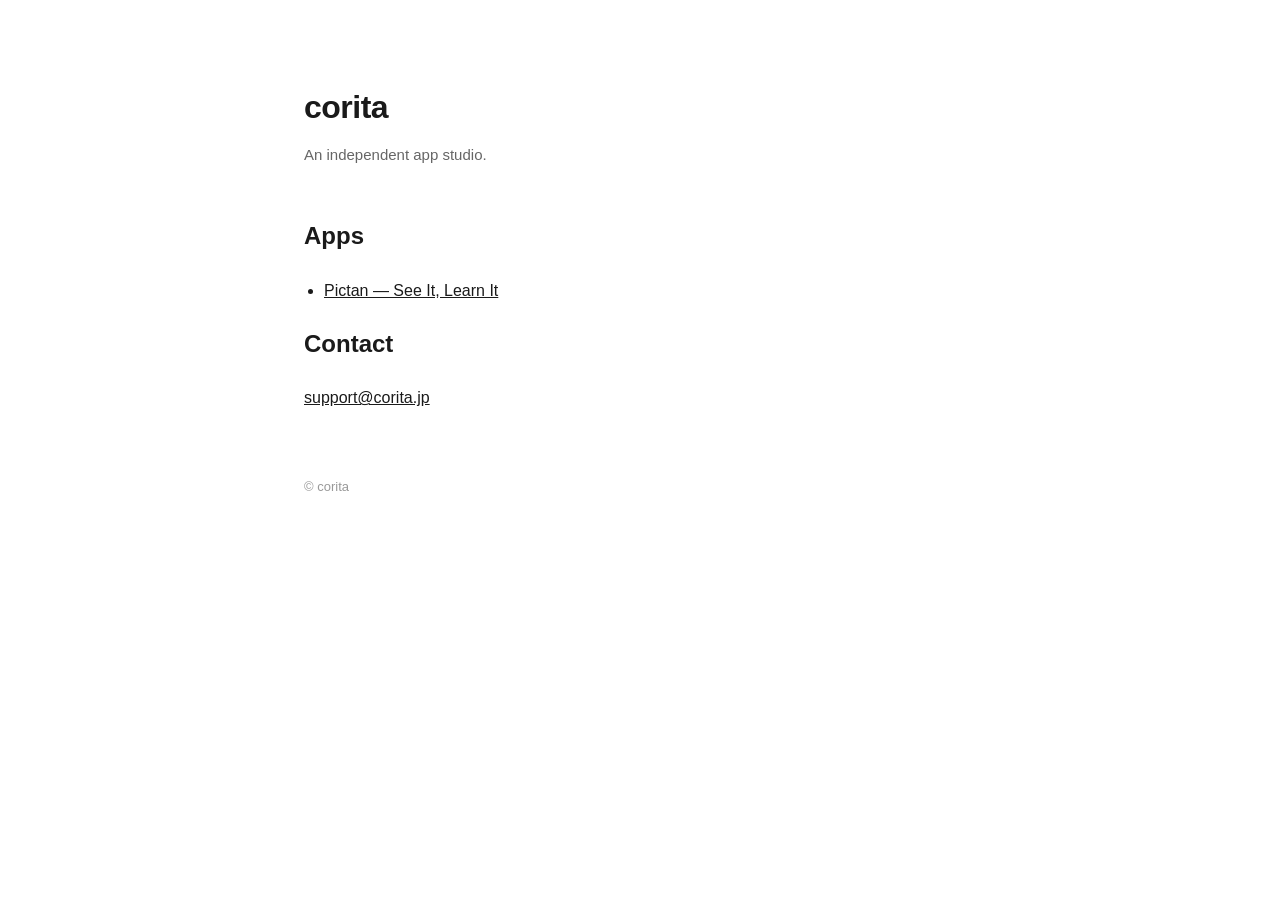
<file: index.html>
<!DOCTYPE html>
<html lang="en">
<head>
<meta charset="UTF-8">
<meta name="viewport" content="width=device-width, initial-scale=1">
<title>corita</title>
<link rel="icon" type="image/svg+xml" href="/favicon.svg">
<link rel="apple-touch-icon" href="/apple-touch-icon.png">
<style>
  :root { color-scheme: light; }
  * { box-sizing: border-box; }
  body {
    font-family: -apple-system, BlinkMacSystemFont, "Segoe UI", "Hiragino Sans", "Hiragino Kaku Gothic ProN", Meiryo, sans-serif;
    margin: 0;
    color: #1a1a1a;
    background: #fff;
    line-height: 1.7;
  }
  .wrap { max-width: 720px; margin: 0 auto; padding: 80px 24px; }
  h1 { font-size: 32px; margin: 0 0 8px; letter-spacing: -0.5px; }
  .tag { color: #666; font-size: 15px; margin: 0 0 48px; }
  a { color: #1a1a1a; text-decoration: underline; }
  ul { padding-left: 20px; }
  li { margin-bottom: 8px; }
  footer { color: #999; font-size: 13px; margin-top: 64px; }
</style>
</head>
<body>
<div class="wrap">
  <h1>corita</h1>
  <p class="tag">An independent app studio.</p>
  <h2>Apps</h2>
  <ul>
    <li><a href="https://pictan.corita.jp/">Pictan — See It, Learn It</a></li>
  </ul>
  <h2>Contact</h2>
  <p><a href="mailto:support@corita.jp">support@corita.jp</a></p>
  <footer>© corita</footer>
</div>
</body>
</html>
</file>
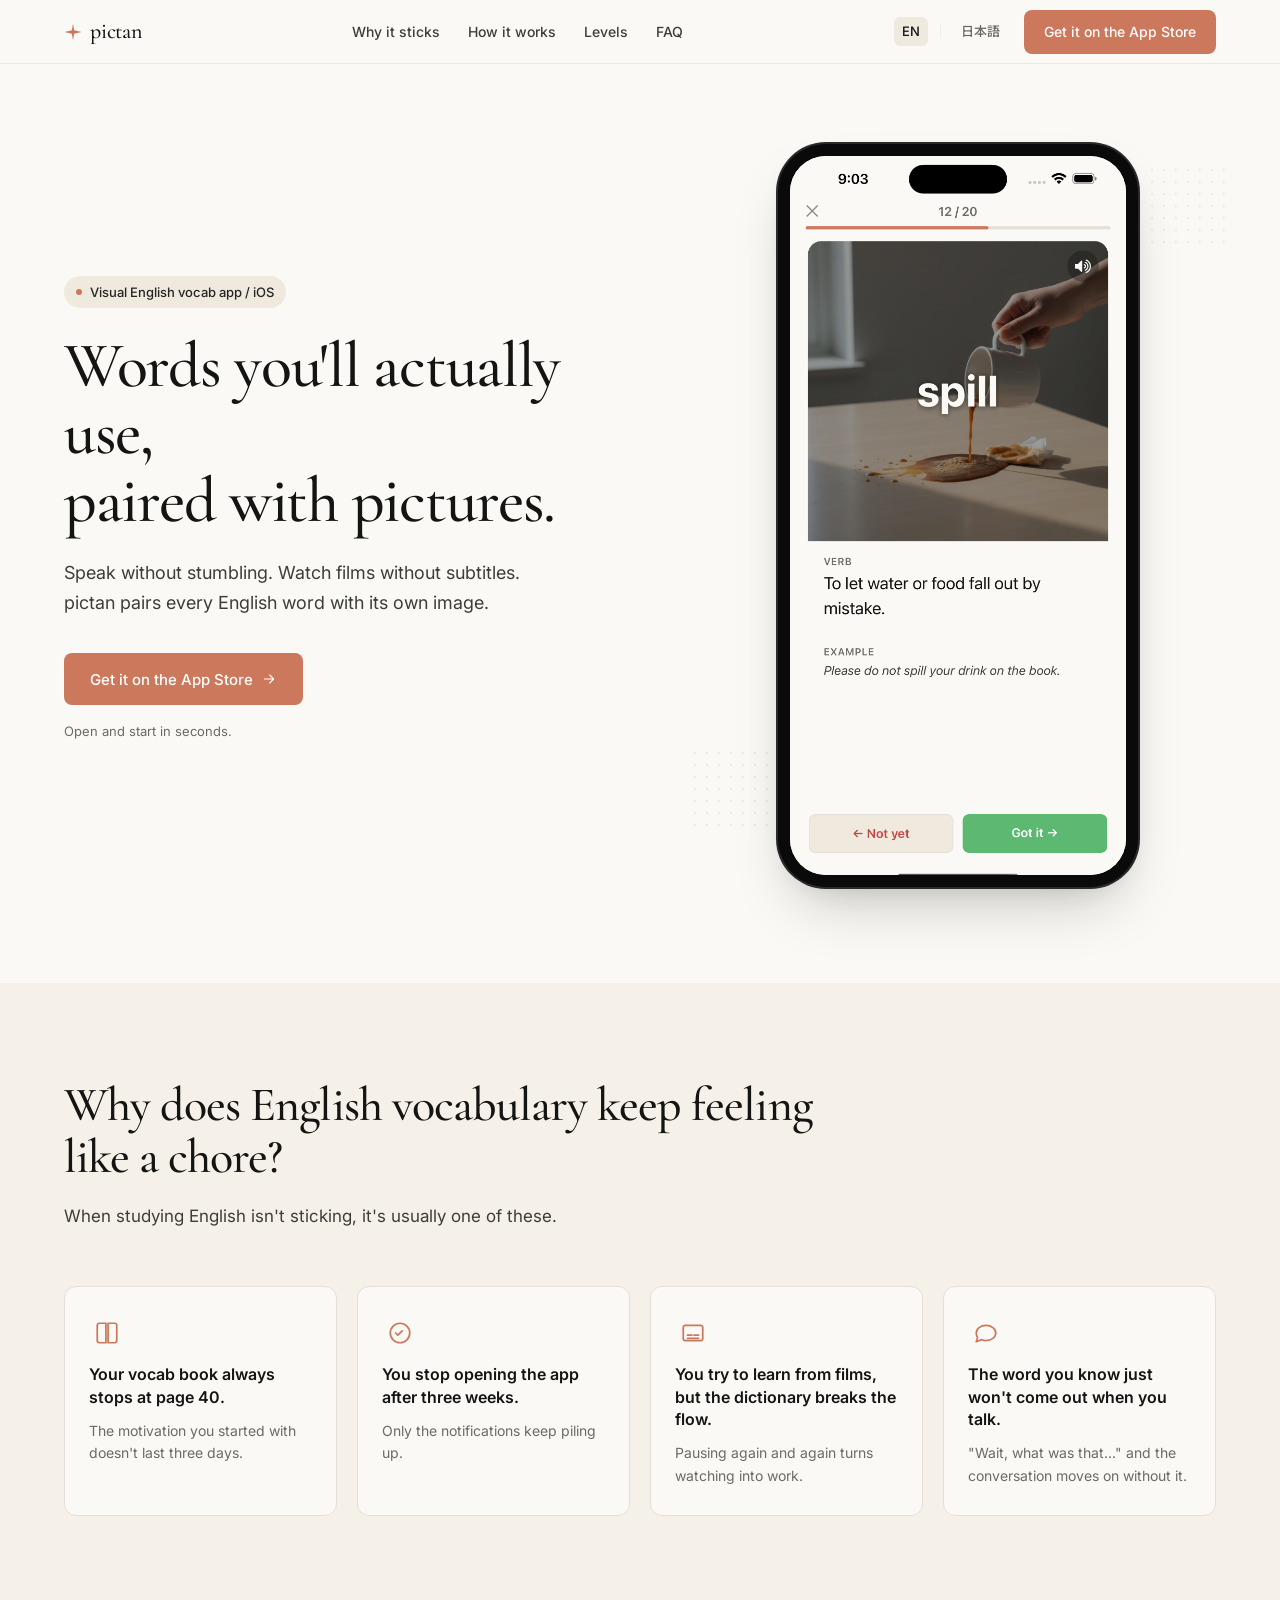
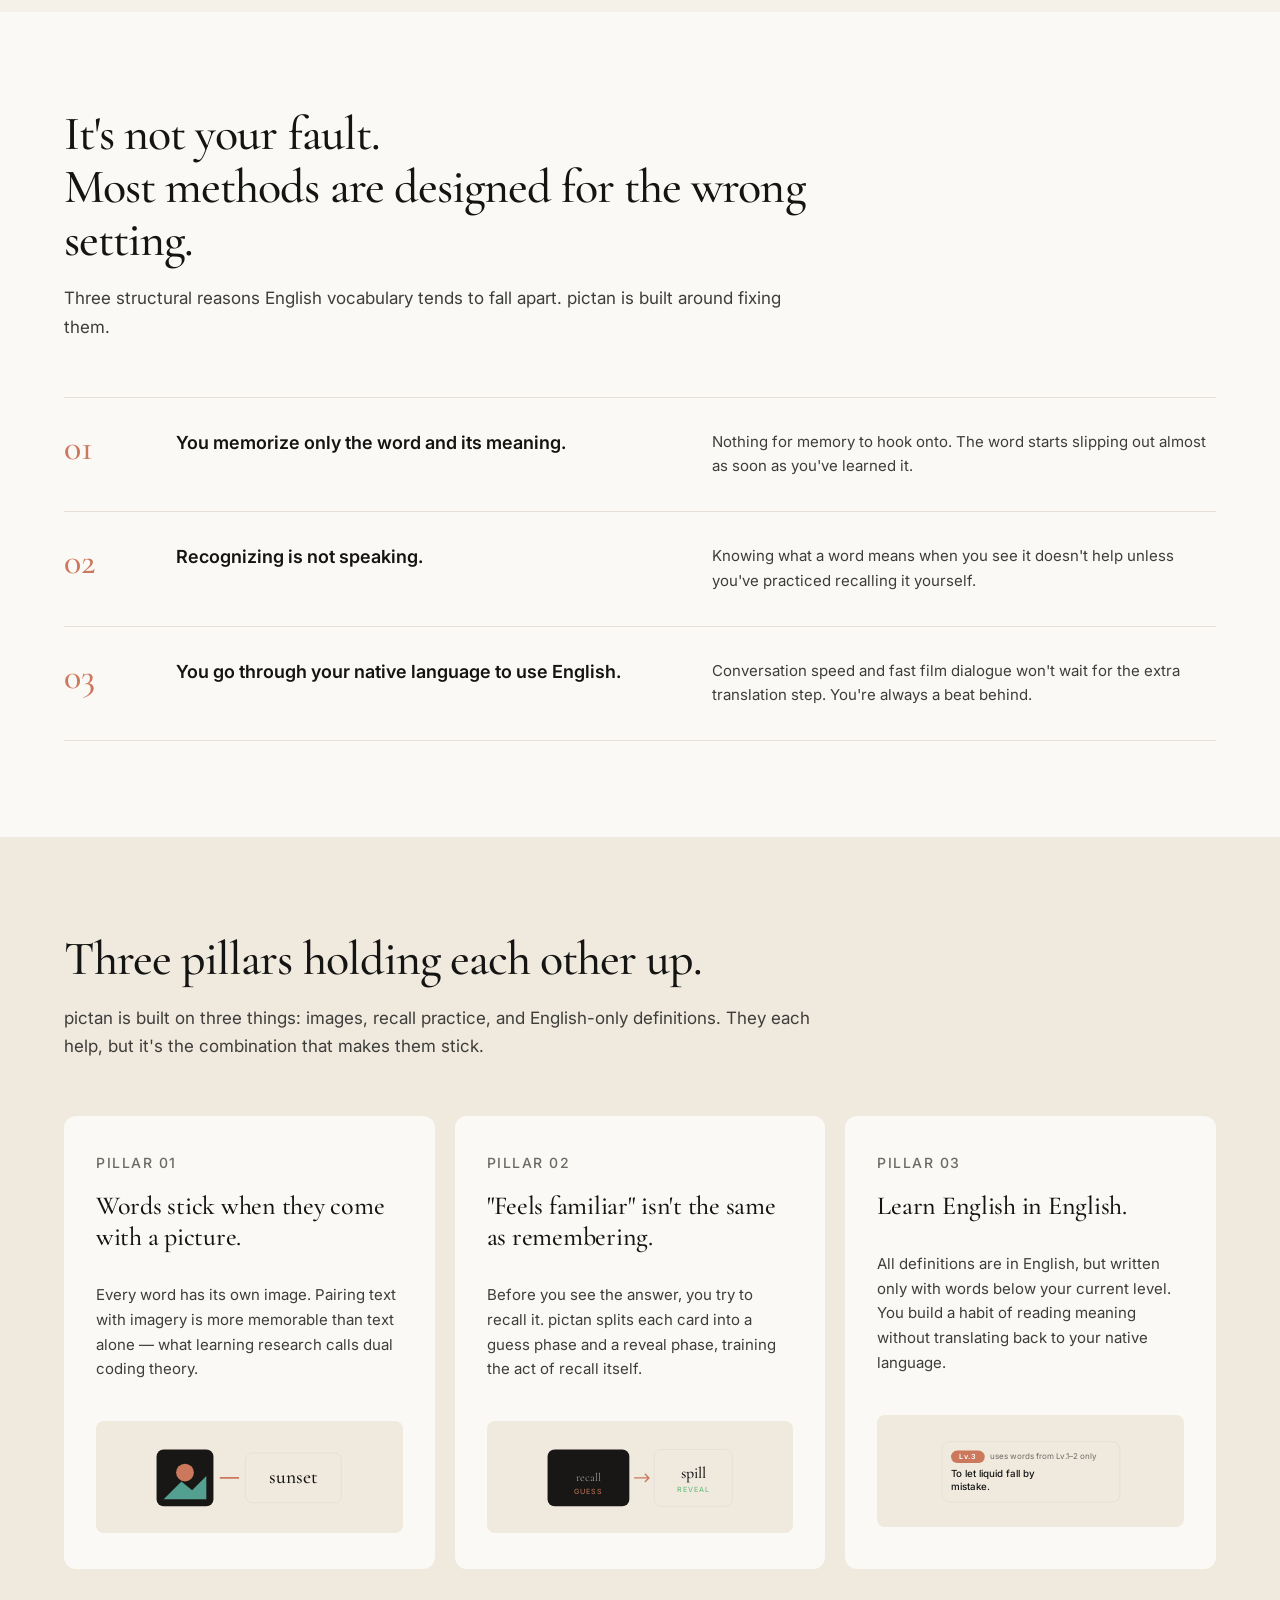
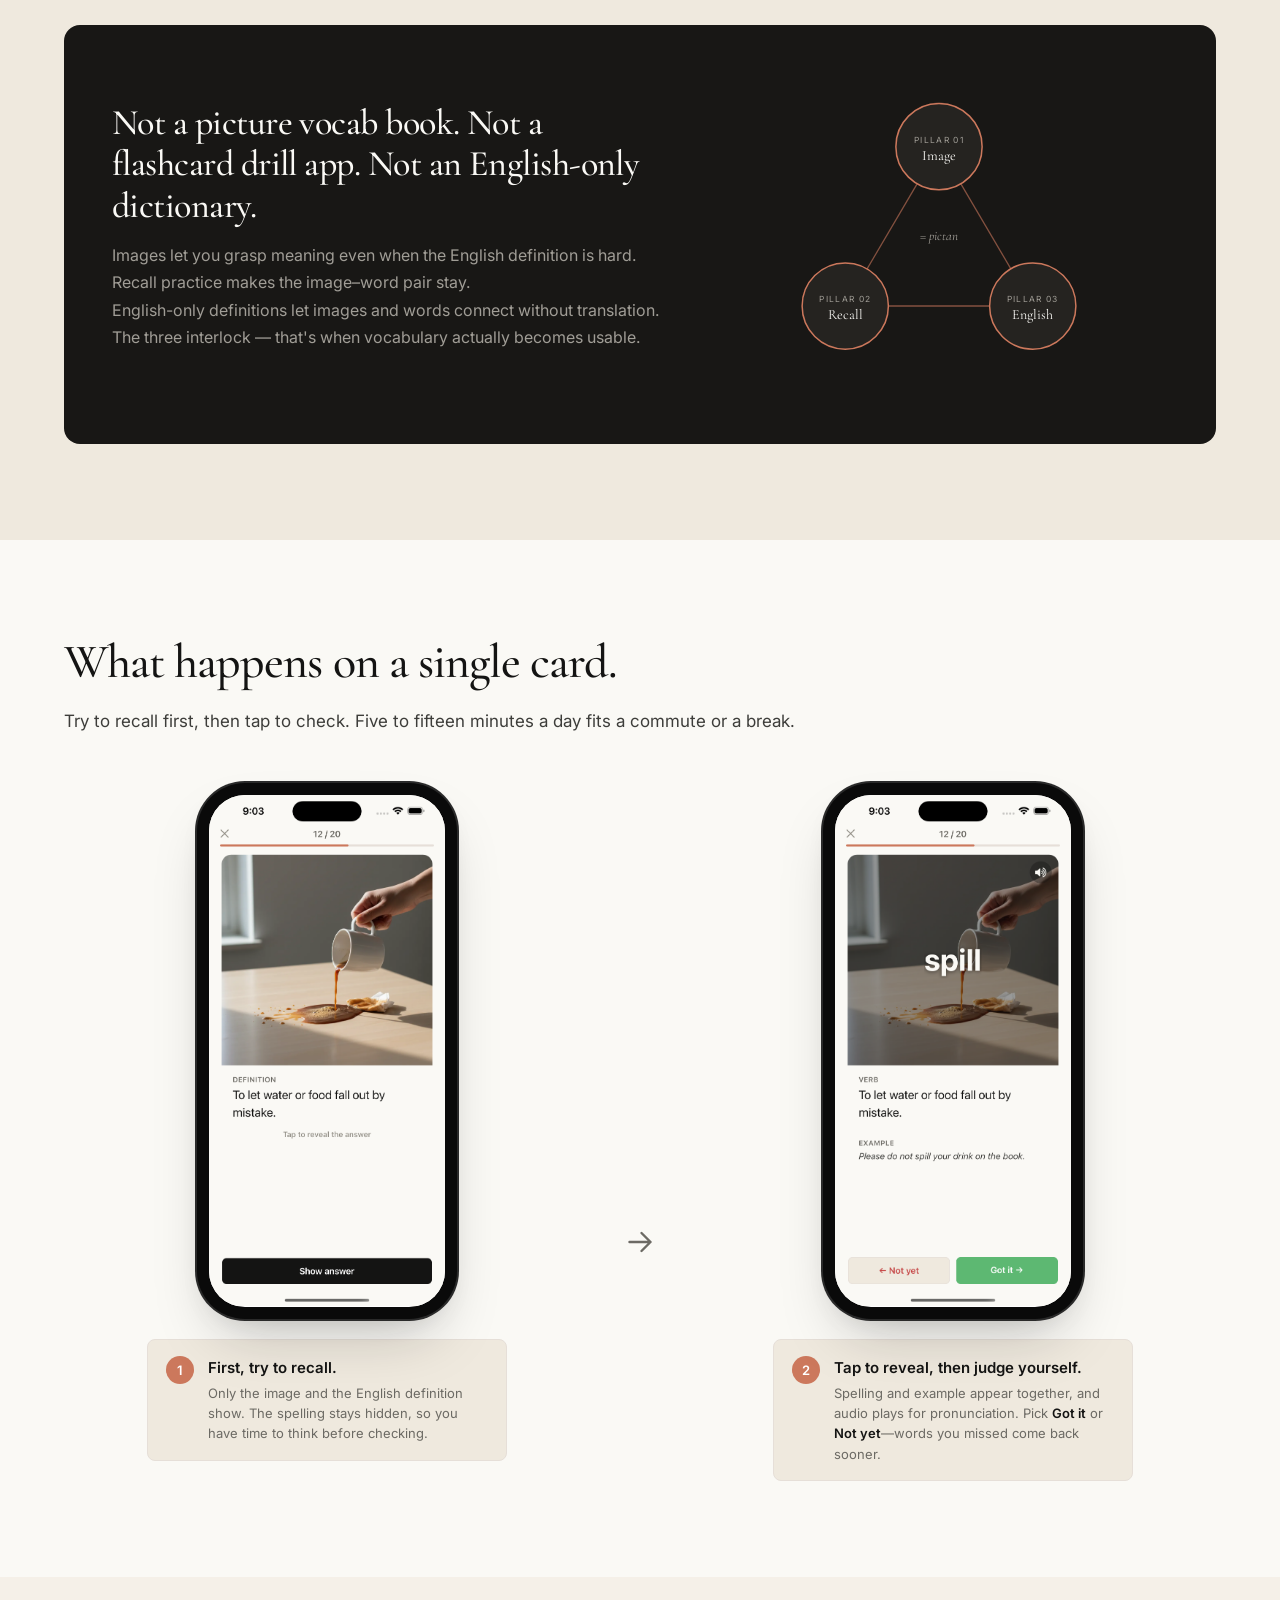
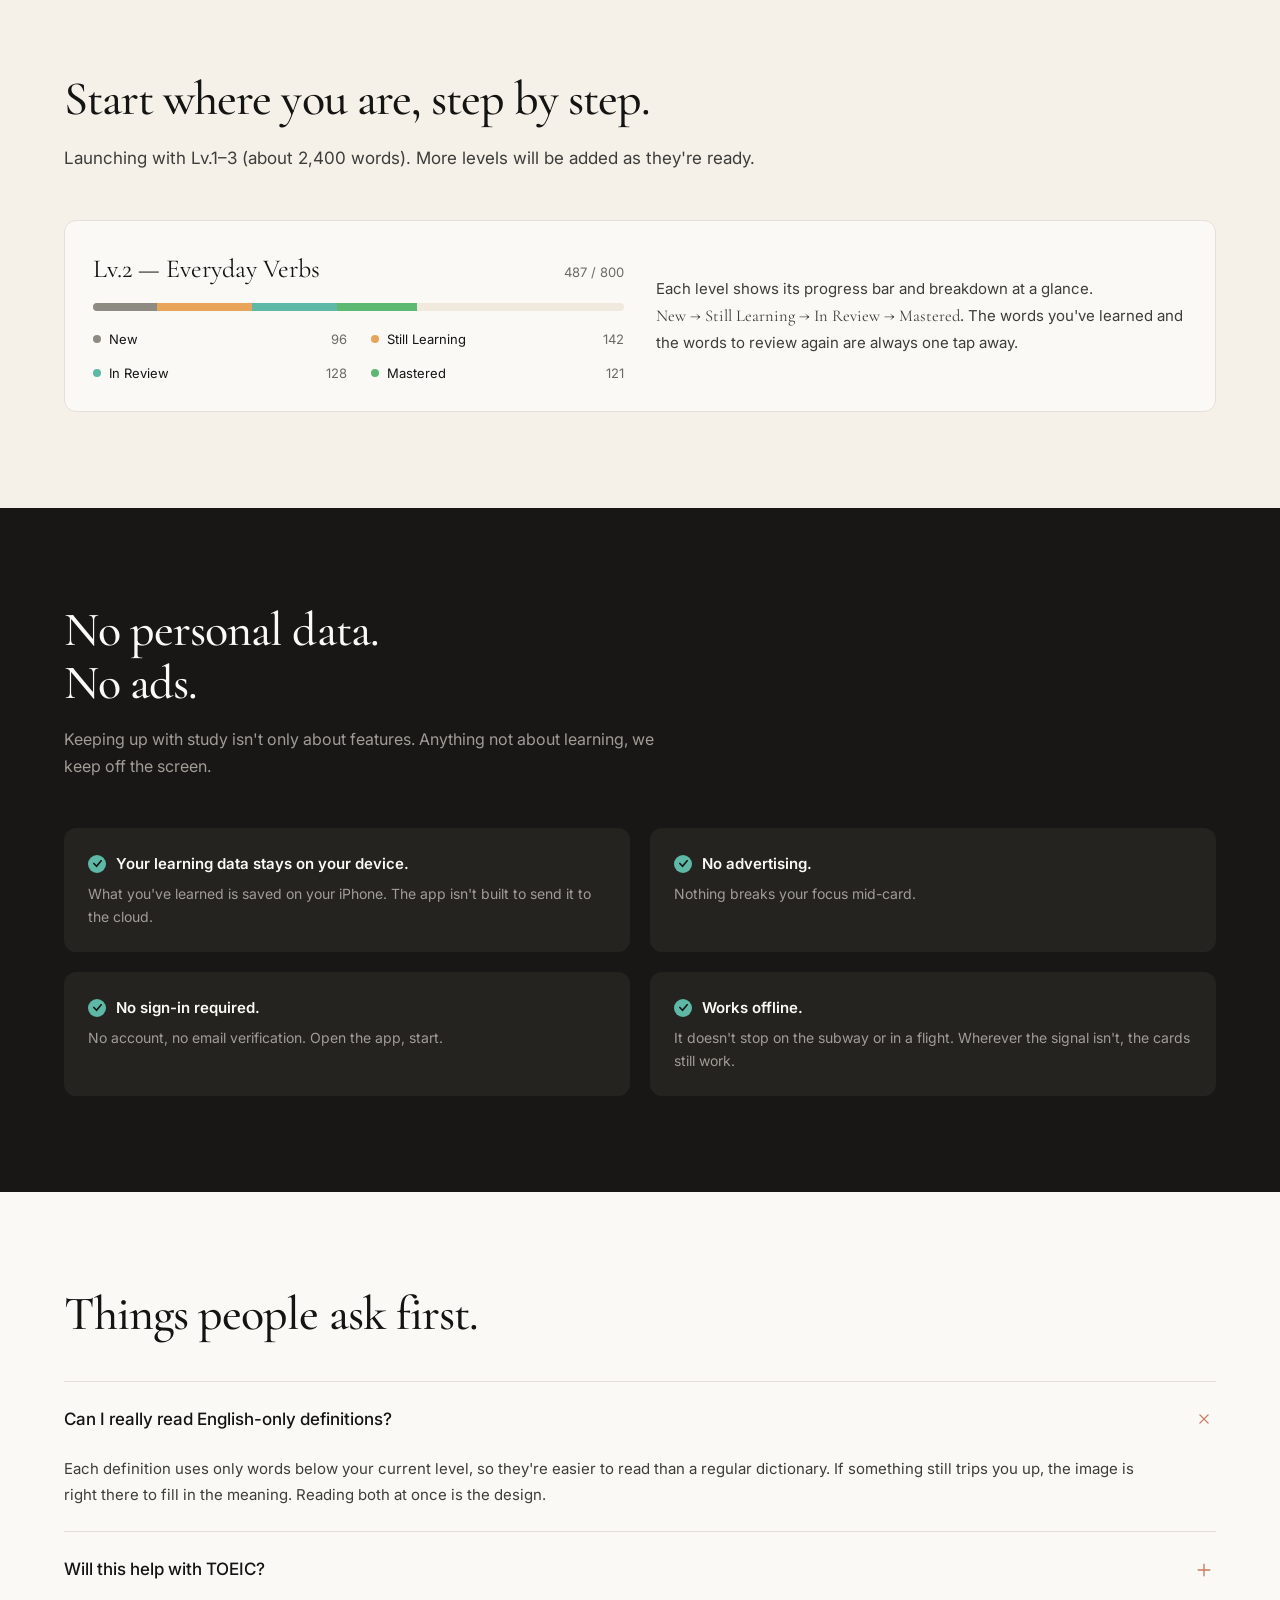
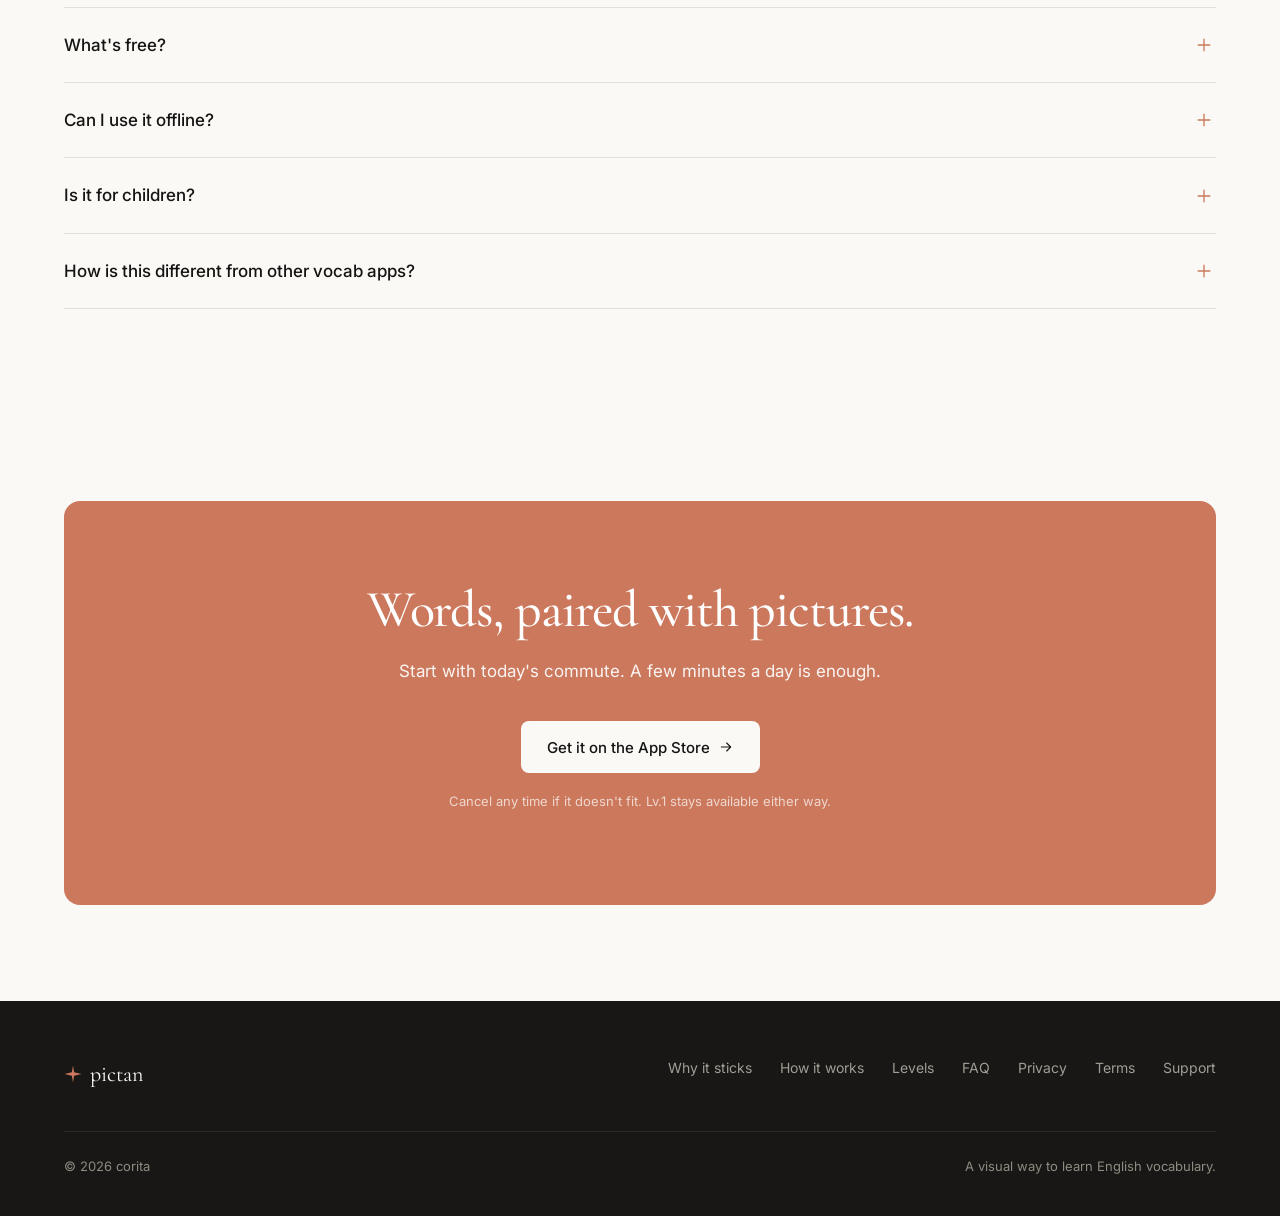
<file: pictan/index.html>
<!doctype html>
<html lang="en">
<head>
  <meta charset="utf-8">
  <meta name="viewport" content="width=device-width, initial-scale=1">
<link rel="icon" type="image/png" href="/favicon.png">
<link rel="apple-touch-icon" href="/apple-touch-icon.png">

  <!-- First-visit language auto-redirect (root path only).
       Runs synchronously before paint, so Japanese browsers never see
       the English page flash. Honors any prior explicit choice. -->
  <script>
    (function () {
      try {
        if (localStorage.getItem('pictan_lang_pref')) return;
        var p = window.location.pathname;
        if (p !== '/' && p !== '/index.html') return;
        var lang = (navigator.language || 'en').toLowerCase();
        if (lang.indexOf('ja') === 0) {
          localStorage.setItem('pictan_lang_pref', 'ja-auto');
          window.location.replace('/ja');
        }
      } catch (e) {}
    })();
  </script>

  <!-- Production: app launched 2026-05-28, indexing enabled. -->
  <meta name="robots" content="index, follow">

  <title>pictan – Visual English vocabulary, paired with images</title>
  <meta name="description" content="Every English word paired with its own image. Recall practice on every card. English-only definitions written below your level. iOS.">

  <!-- Open Graph / Twitter -->
  <meta property="og:type" content="website">
  <meta property="og:title" content="pictan – Visual English vocabulary, paired with images">
  <meta property="og:description" content="Every English word paired with its own image. iOS.">
  <meta property="og:url" content="https://pictan.corita.jp/">
  <meta property="og:image" content="https://pictan.corita.jp/assets/og-cover-en.png">
  <meta property="og:image:width" content="1200">
  <meta property="og:image:height" content="630">
  <meta property="og:image:alt" content="pictan — Learn words with images. Hero card showing an apple, with the tagline 'An image for every word.'">
  <meta property="og:locale" content="en_US">
  <meta property="og:locale:alternate" content="ja_JP">
  <meta property="og:site_name" content="pictan">
  <meta name="twitter:card" content="summary_large_image">
  <meta name="twitter:image" content="https://pictan.corita.jp/assets/og-cover-en.png">
  <meta name="twitter:title" content="pictan – Visual English vocabulary, paired with images">
  <meta name="twitter:description" content="Every English word paired with its own image. iOS.">

  <link rel="canonical" href="https://pictan.corita.jp/">
  <link rel="alternate" hreflang="en" href="https://pictan.corita.jp/">
  <link rel="alternate" hreflang="ja" href="https://pictan.corita.jp/ja">
  <link rel="alternate" hreflang="x-default" href="https://pictan.corita.jp/">

  <!-- Fonts -->
  <link rel="preconnect" href="https://fonts.googleapis.com">
  <link rel="preconnect" href="https://fonts.gstatic.com" crossorigin>
  <link href="https://fonts.googleapis.com/css2?family=Cormorant+Garamond:wght@500;600&family=Inter:wght@400;500;600;700&family=Noto+Sans+JP:wght@400;500;600;700&family=Noto+Serif+JP:wght@500;600&display=swap" rel="stylesheet">

  <link rel="stylesheet" href="styles.css">

  <!-- PostHog Web Analytics -->
  <script>
    !function(t,e){var o,n,p,r;e.__SV||(window.posthog && window.posthog.__loaded)||(window.posthog=e,e._i=[],e.init=function(i,s,a){function g(t,e){var o=e.split(".");2==o.length&&(t=t[o[0]],e=o[1]),t[e]=function(){t.push([e].concat(Array.prototype.slice.call(arguments,0)))}}(p=t.createElement("script")).type="text/javascript",p.crossOrigin="anonymous",p.async=!0,p.src=s.api_host.replace(".i.posthog.com","-assets.i.posthog.com")+"/static/array.js",(r=t.getElementsByTagName("script")[0]).parentNode.insertBefore(p,r);var u=e;for(void 0!==a?u=e[a]=[]:a="posthog",u.people=u.people||[],u.toString=function(t){var e="posthog";return"posthog"!==a&&(e+="."+a),t||(e+=" (stub)"),e},u.people.toString=function(){return u.toString(1)+".people (stub)"},o="Mi Ri init Vi Gi Rr Wi Ji Bi capture calculateEventProperties tn register register_once register_for_session unregister unregister_for_session an getFeatureFlag getFeatureFlagPayload getFeatureFlagResult isFeatureEnabled reloadFeatureFlags updateFlags updateEarlyAccessFeatureEnrollment getEarlyAccessFeatures on onFeatureFlags onSurveysLoaded onSessionId getSurveys getActiveMatchingSurveys renderSurvey displaySurvey cancelPendingSurvey canRenderSurvey canRenderSurveyAsync un identify setPersonProperties group resetGroups setPersonPropertiesForFlags resetPersonPropertiesForFlags setGroupPropertiesForFlags resetGroupPropertiesForFlags reset setIdentity clearIdentity get_distinct_id getGroups get_session_id get_session_replay_url alias set_config startSessionRecording stopSessionRecording sessionRecordingStarted captureException addExceptionStep captureLog startExceptionAutocapture stopExceptionAutocapture loadToolbar get_property getSessionProperty nn Xi createPersonProfile setInternalOrTestUser sn Hi cn opt_in_capturing opt_out_capturing has_opted_in_capturing has_opted_out_capturing get_explicit_consent_status is_capturing clear_opt_in_out_capturing Ki debug Lr rn getPageViewId captureTraceFeedback captureTraceMetric Di".split(" "),n=0;n<o.length;n++)g(u,o[n]);e._i.push([i,s,a])},e.__SV=1)}(document,window.posthog||[]);
    posthog.init('phc_rWcrSJkdcYnk5cGF9qBrARbBvBnhsoNQjpHH9aCFtLf6', {
      api_host: 'https://p.corita.jp',
      ui_host: 'https://us.posthog.com',
      defaults: '2026-01-30',
      person_profiles: 'identified_only',
    });
    // CTA クリック追跡 (App Store ボタン) — 広告→LP→App Storeクリック ファネル用
    document.addEventListener('DOMContentLoaded', function() {
      document.querySelectorAll('[data-app-store-link]').forEach(function(el) {
        el.addEventListener('click', function() {
          if (typeof posthog !== 'undefined') {
            posthog.capture('cta_app_store_clicked', {
              location: window.location.pathname,
              href: el.href || el.getAttribute('href'),
              language: document.documentElement.lang || 'unknown'
            });
          }
        });
      });
    });
  </script>
</head>
<body>

<!-- ============ Nav ============ -->
<nav class="nav">
  <div class="container nav__inner">
    <a class="nav__brand" href="#top" aria-label="pictan home">
      <svg width="18" height="18" viewBox="0 0 16 16" fill="none" aria-hidden="true">
        <path d="M8 0.5 L9 6.5 L15.5 8 L9 9.5 L8 15.5 L7 9.5 L0.5 8 L7 6.5 Z" fill="#cc785c"/>
      </svg>
      <span>pictan</span>
    </a>
    <div class="nav__links">
      <a href="#why">Why it sticks</a>
      <a href="#how">How it works</a>
      <a href="#levels">Levels</a>
      <a href="#faq">FAQ</a>
    </div>
    <div style="display:flex;align-items:center;gap:0">
      <div class="nav__lang" aria-label="Language">
        <a href="/" class="nav__lang-btn nav__lang-btn--active" data-lang-switch="en" hreflang="en" aria-current="page">EN</a>
        <span class="nav__lang-sep" aria-hidden="true">｜</span>
        <a href="/ja" class="nav__lang-btn" data-lang-switch="ja" hreflang="ja">日本語</a>
      </div>
      <a class="btn btn--primary" href="https://apps.apple.com/us/app/pictan-see-it-learn-it/id6768325417" data-app-store-link>Get it on the App Store</a>
    </div>
  </div>
</nav>

<main>

  <!-- ============ Hero ============ -->
  <section class="hero" id="top">
    <div class="container hero__grid">
      <div>
        <span class="hero__eyebrow">
          <span class="hero__eyebrow-dot"></span>
          Visual English vocab app / iOS
        </span>
        <h1 class="display-xl">
          Words you'll actually use,<br>paired with pictures.
        </h1>
        <p class="hero__sub">
          Speak without stumbling. Watch films without subtitles.<br>
          pictan pairs every English word with its own image.
        </p>
        <div class="hero__cta-row">
          <a class="btn btn--primary btn--lg" href="https://apps.apple.com/us/app/pictan-see-it-learn-it/id6768325417" data-app-store-link>
            Get it on the App Store
            <svg width="16" height="16" viewBox="0 0 24 24" fill="none" stroke="currentColor" stroke-width="1.6" stroke-linecap="round" stroke-linejoin="round" aria-hidden="true">
              <path d="M5 12h14M13 6l6 6-6 6"/>
            </svg>
          </a>
        </div>
        <p class="hero__cta-note">Open and start in seconds.</p>
      </div>
      <div class="hero__phone-wrap">
        <div class="hero__dots dot-pattern hero__dots--tr"></div>
        <div class="hero__dots dot-pattern hero__dots--bl"></div>
        <div class="phone phone--lg">
          <div class="phone__screen">
            <img src="assets/demo-reveal-en.png" alt="pictan flashcard for the word “spill,” showing the image, definition, example, and Got it / Not yet buttons.">
          </div>
        </div>
      </div>
    </div>
  </section>

  <!-- ============ Pain ============ -->
  <section class="section pain">
    <div class="container">
      <div class="section-header">
        <h2 class="display-lg">Why does English vocabulary keep feeling like a chore?</h2>
        <p class="section-header__sub">
          When studying English isn't sticking, it's usually one of these.
        </p>
      </div>
      <div class="pain__grid">

        <div class="pain-card">
          <div class="pain-card__icon">
            <svg width="26" height="26" viewBox="0 0 24 24" fill="none" stroke="currentColor" stroke-width="1.6" stroke-linecap="round" stroke-linejoin="round" aria-hidden="true">
              <path d="M3 5a2 2 0 012-2h6v18H5a2 2 0 01-2-2V5z"/>
              <path d="M21 5a2 2 0 00-2-2h-6v18h6a2 2 0 002-2V5z"/>
            </svg>
          </div>
          <div class="pain-card__title">Your vocab book always stops at page 40.</div>
          <div class="pain-card__body">The motivation you started with doesn't last three days.</div>
        </div>

        <div class="pain-card">
          <div class="pain-card__icon">
            <svg width="26" height="26" viewBox="0 0 24 24" fill="none" stroke="currentColor" stroke-width="1.6" stroke-linecap="round" stroke-linejoin="round" aria-hidden="true">
              <circle cx="12" cy="12" r="9"/>
              <path d="M8 12l2 2 4-4"/>
            </svg>
          </div>
          <div class="pain-card__title">You stop opening the app after three weeks.</div>
          <div class="pain-card__body">Only the notifications keep piling up.</div>
        </div>

        <div class="pain-card">
          <div class="pain-card__icon">
            <svg width="26" height="26" viewBox="0 0 24 24" fill="none" stroke="currentColor" stroke-width="1.6" stroke-linecap="round" stroke-linejoin="round" aria-hidden="true">
              <rect x="3" y="5" width="18" height="14" rx="2"/>
              <path d="M7 14h4M13 14h4M7 17h10"/>
            </svg>
          </div>
          <div class="pain-card__title">You try to learn from films, but the dictionary breaks the flow.</div>
          <div class="pain-card__body">Pausing again and again turns watching into work.</div>
        </div>

        <div class="pain-card">
          <div class="pain-card__icon">
            <svg width="26" height="26" viewBox="0 0 24 24" fill="none" stroke="currentColor" stroke-width="1.6" stroke-linecap="round" stroke-linejoin="round" aria-hidden="true">
              <path d="M21 12c0 4-4 7-9 7-1.5 0-2.9-.3-4.2-.8L3 20l1.2-3.7C3.5 15.1 3 13.6 3 12c0-4 4-7 9-7s9 3 9 7z"/>
            </svg>
          </div>
          <div class="pain-card__title">The word you know just won't come out when you talk.</div>
          <div class="pain-card__body">"Wait, what was that..." and the conversation moves on without it.</div>
        </div>

      </div>
    </div>
  </section>

  <!-- ============ Structural / continued reasons ============ -->
  <section class="section" id="why">
    <div class="container">
      <div class="section-header">
        <h2 class="display-lg">It's not your fault.<br>Most methods are designed for the wrong setting.</h2>
        <p class="section-header__sub struct__intro">
          Three structural reasons English vocabulary tends to fall apart. pictan is built around fixing them.
        </p>
      </div>
      <div class="struct__list">

        <div class="struct-row">
          <div class="struct-row__num">01</div>
          <div class="struct-row__title">You memorize only the word and its meaning.</div>
          <div class="struct-row__body">Nothing for memory to hook onto. The word starts slipping out almost as soon as you've learned it.</div>
        </div>

        <div class="struct-row">
          <div class="struct-row__num">02</div>
          <div class="struct-row__title">Recognizing is not speaking.</div>
          <div class="struct-row__body">Knowing what a word means when you see it doesn't help unless you've practiced recalling it yourself.</div>
        </div>

        <div class="struct-row">
          <div class="struct-row__num">03</div>
          <div class="struct-row__title">You go through your native language to use English.</div>
          <div class="struct-row__body">Conversation speed and fast film dialogue won't wait for the extra translation step. You're always a beat behind.</div>
        </div>

      </div>
    </div>
  </section>

  <!-- ============ Pillars (3 pillars + synergy) ============ -->
  <section class="section pillars" id="how">
    <div class="container">
      <div class="section-header">
        <h2 class="display-lg">Three pillars holding each other up.</h2>
        <p class="section-header__sub">
          pictan is built on three things: images, recall practice, and English-only definitions. They each help, but it's the combination that makes them stick.
        </p>
      </div>

      <div class="pillars__grid">

        <div class="pillar-card">
          <div class="pillar-card__index">
            <span class="pillar-card__index-num">Pillar 01</span>
          </div>
          <h3 class="pillar-card__title">Words stick when they come with a picture.</h3>
          <p class="pillar-card__body">
            Every word has its own image. Pairing text with imagery is more memorable than text alone — what learning research calls dual coding theory.
          </p>
          <div class="pillar-card__viz">
            <svg viewBox="0 0 220 90" width="100%" height="80" style="max-width:260px" aria-hidden="true">
              <rect x="6" y="14" width="64" height="64" rx="8" fill="#181715"/>
              <circle cx="38" cy="40" r="10" fill="#cc785c"/>
              <path d="M14 70 L34 50 L46 60 L62 44 L62 70 Z" fill="#5db8a6" opacity="0.85"/>
              <line x1="78" y1="46" x2="98" y2="46" stroke="#cc785c" stroke-width="2" stroke-linecap="round"/>
              <rect x="106" y="18" width="108" height="56" rx="8" fill="#efe9de" stroke="#e6dfd8"/>
              <text x="160" y="52" text-anchor="middle" font-family="Cormorant Garamond, serif" font-size="22" font-weight="500" fill="#141413">sunset</text>
            </svg>
          </div>
        </div>

        <div class="pillar-card">
          <div class="pillar-card__index">
            <span class="pillar-card__index-num">Pillar 02</span>
          </div>
          <h3 class="pillar-card__title">"Feels familiar" isn't the same as remembering.</h3>
          <p class="pillar-card__body">
            Before you see the answer, you try to recall it. pictan splits each card into a guess phase and a reveal phase, training the act of recall itself.
          </p>
          <div class="pillar-card__viz">
            <svg viewBox="0 0 220 90" width="100%" height="80" style="max-width:260px" aria-hidden="true">
              <rect x="6" y="14" width="92" height="64" rx="8" fill="#181715"/>
              <text x="52" y="50" text-anchor="middle" font-family="Cormorant Garamond, serif" font-size="13" fill="#a09d96">recall</text>
              <text x="52" y="64" text-anchor="middle" font-family="Inter, sans-serif" font-size="8" fill="#cc785c" letter-spacing="1">GUESS</text>
              <path d="M104 46 L120 46 M116 42 L120 46 L116 50" stroke="#cc785c" stroke-width="1.6" fill="none" stroke-linecap="round"/>
              <rect x="126" y="14" width="88" height="64" rx="8" fill="#efe9de" stroke="#e6dfd8"/>
              <text x="170" y="46" text-anchor="middle" font-family="Cormorant Garamond, serif" font-size="18" font-weight="500" fill="#141413">spill</text>
              <text x="170" y="62" text-anchor="middle" font-family="Inter, sans-serif" font-size="8" fill="#5db872" letter-spacing="1">REVEAL</text>
            </svg>
          </div>
        </div>

        <div class="pillar-card">
          <div class="pillar-card__index">
            <span class="pillar-card__index-num">Pillar 03</span>
          </div>
          <h3 class="pillar-card__title">Learn English in English.</h3>
          <p class="pillar-card__body">
            All definitions are in English, but written only with words below your current level. You build a habit of reading meaning without translating back to your native language.
          </p>
          <div class="pillar-card__viz">
            <svg viewBox="0 0 220 90" width="100%" height="80" style="max-width:260px" aria-hidden="true">
              <rect x="10" y="12" width="200" height="68" rx="8" fill="#efe9de" stroke="#e6dfd8"/>
              <rect x="20" y="22" width="38" height="14" rx="7" fill="#cc785c"/>
              <text x="39" y="32" text-anchor="middle" font-family="Inter, sans-serif" font-size="8" font-weight="600" fill="#fff" letter-spacing="0.5">Lv.3</text>
              <text x="64" y="32" font-family="Inter, sans-serif" font-size="9" fill="#6c6a64">uses words from Lv.1–2 only</text>
              <text x="20" y="52" font-family="Inter, sans-serif" font-size="11" font-weight="500" fill="#141413">To let liquid fall by</text>
              <text x="20" y="66" font-family="Inter, sans-serif" font-size="11" font-weight="500" fill="#141413">mistake.</text>
            </svg>
          </div>
        </div>

      </div>

      <div class="pillars__synergy">
        <div>
          <h3 class="synergy__title">
            Not a picture vocab book. Not a flashcard drill app. Not an English-only dictionary.
          </h3>
          <p class="synergy__lead">
            Images let you grasp meaning even when the English definition is hard.<br>
            Recall practice makes the image–word pair stay.<br>
            English-only definitions let images and words connect without translation.<br>
            The three interlock — that's when vocabulary actually becomes usable.
          </p>
        </div>
        <div class="synergy__triangle">
          <svg viewBox="0 0 320 300" aria-hidden="true">
            <g stroke="#cc785c" stroke-width="1.4" opacity="0.6">
              <line x1="160" y1="60" x2="60" y2="230"/>
              <line x1="160" y1="60" x2="260" y2="230"/>
              <line x1="60" y1="230" x2="260" y2="230"/>
            </g>
            <g>
              <circle cx="160" cy="60" r="46" fill="#252320" stroke="#cc785c" stroke-width="1.6"/>
              <text x="160" y="56" text-anchor="middle" font-family="Inter, sans-serif" font-size="9" letter-spacing="1.4" fill="#a09d96">PILLAR 01</text>
              <text x="160" y="74" text-anchor="middle" font-family="Cormorant Garamond, serif" font-size="15" fill="#faf9f5">Image</text>

              <circle cx="60" cy="230" r="46" fill="#252320" stroke="#cc785c" stroke-width="1.6"/>
              <text x="60" y="226" text-anchor="middle" font-family="Inter, sans-serif" font-size="9" letter-spacing="1.4" fill="#a09d96">PILLAR 02</text>
              <text x="60" y="244" text-anchor="middle" font-family="Cormorant Garamond, serif" font-size="15" fill="#faf9f5">Recall</text>

              <circle cx="260" cy="230" r="46" fill="#252320" stroke="#cc785c" stroke-width="1.6"/>
              <text x="260" y="226" text-anchor="middle" font-family="Inter, sans-serif" font-size="9" letter-spacing="1.4" fill="#a09d96">PILLAR 03</text>
              <text x="260" y="244" text-anchor="middle" font-family="Cormorant Garamond, serif" font-size="15" fill="#faf9f5">English</text>
            </g>
            <text x="160" y="160" text-anchor="middle" font-family="Cormorant Garamond, serif" font-style="italic" font-size="14" fill="#a09d96">= pictan</text>
          </svg>
        </div>
      </div>
    </div>
  </section>

  <!-- ============ Demo (side-by-side flow) ============ -->
  <section class="section demo">
    <div class="container">
      <div class="section-header">
        <h2 class="display-lg">What happens on a single card.</h2>
        <p class="section-header__sub">
          Try to recall first, then tap to check. Five to fifteen minutes a day fits a commute or a break.
        </p>
      </div>

      <div class="demo__pair">
        <figure class="demo__phase">
          <div class="phone phone--sm">
            <div class="phone__screen">
              <img src="assets/demo-guess-en.png" alt="Card with only the image and definition visible — the spelling stays hidden so you can recall it first.">
            </div>
          </div>
          <figcaption class="demo__phase-caption">
            <span class="demo__phase-num">1</span>
            <div>
              <p class="demo__phase-title">First, try to recall.</p>
              <p class="demo__phase-body">Only the image and the English definition show. The spelling stays hidden, so you have time to think before checking.</p>
            </div>
          </figcaption>
        </figure>

        <div class="demo__arrow" aria-hidden="true">
          <svg width="36" height="36" viewBox="0 0 24 24" fill="none" stroke="currentColor" stroke-width="1.6" stroke-linecap="round" stroke-linejoin="round">
            <path d="M5 12h14M13 6l6 6-6 6"/>
          </svg>
        </div>

        <figure class="demo__phase">
          <div class="phone phone--sm">
            <div class="phone__screen">
              <img src="assets/demo-reveal-en.png" alt="After tapping: the spelling and example appear, and Got it / Not yet buttons appear at the bottom.">
            </div>
          </div>
          <figcaption class="demo__phase-caption">
            <span class="demo__phase-num">2</span>
            <div>
              <p class="demo__phase-title">Tap to reveal, then judge yourself.</p>
              <p class="demo__phase-body">Spelling and example appear together, and audio plays for pronunciation. Pick <em>Got it</em> or <em>Not yet</em>—words you missed come back sooner.</p>
            </div>
          </figcaption>
        </figure>
      </div>
    </div>
  </section>

  <!-- ============ Levels ============ -->
  <section class="section levels" id="levels">
    <div class="container">
      <div class="section-header">
        <h2 class="display-lg">Start where you are, step by step.</h2>
        <p class="section-header__sub">
          Launching with Lv.1–3 (about 2,400 words). More levels will be added as they're ready.
        </p>
      </div>

      <div class="levels__progress">
        <div>
          <div class="progress-header">
            <div class="progress-title">Lv.2 — Everyday Verbs</div>
            <div class="progress-count">487 / 800</div>
          </div>
          <div class="progress-bar">
            <div style="width:12%;background:var(--muted-soft)"></div>
            <div style="width:18%;background:var(--accent-amber)"></div>
            <div style="width:16%;background:var(--accent-teal)"></div>
            <div style="width:15%;background:var(--success)"></div>
          </div>
          <div class="progress-status">
            <div class="progress-status__item"><div class="progress-status__dot" style="background:var(--muted-soft)"></div> New <span class="muted">96</span></div>
            <div class="progress-status__item"><div class="progress-status__dot" style="background:var(--accent-amber)"></div> Still Learning <span class="muted">142</span></div>
            <div class="progress-status__item"><div class="progress-status__dot" style="background:var(--accent-teal)"></div> In Review <span class="muted">128</span></div>
            <div class="progress-status__item"><div class="progress-status__dot" style="background:var(--success)"></div> Mastered <span class="muted">121</span></div>
          </div>
        </div>
        <div class="progress-note">
          Each level shows its progress bar and breakdown at a glance.<br>
          <em>New → Still Learning → In Review → Mastered</em>. The words you've learned and the words to review again are always one tap away.
        </div>
      </div>
    </div>
  </section>

  <!-- ============ Privacy ============ -->
  <section class="section privacy">
    <div class="container">
      <div class="section-header">
        <h2 class="display-lg">No personal data.<br>No ads.</h2>
        <p class="privacy__lead">
          Keeping up with study isn't only about features. Anything not about learning, we keep off the screen.
        </p>
      </div>
      <div class="privacy__grid">

        <div class="privacy-card">
          <div class="privacy-card__title">
            <div class="privacy-card__check">
              <svg width="11" height="11" viewBox="0 0 12 12" aria-hidden="true"><path d="M2 6l3 3 5-6" stroke="currentColor" stroke-width="1.8" fill="none" stroke-linecap="round"/></svg>
            </div>
            Your learning data stays on your device.
          </div>
          <div class="privacy-card__body">What you've learned is saved on your iPhone. The app isn't built to send it to the cloud.</div>
        </div>

        <div class="privacy-card">
          <div class="privacy-card__title">
            <div class="privacy-card__check">
              <svg width="11" height="11" viewBox="0 0 12 12" aria-hidden="true"><path d="M2 6l3 3 5-6" stroke="currentColor" stroke-width="1.8" fill="none" stroke-linecap="round"/></svg>
            </div>
            No advertising.
          </div>
          <div class="privacy-card__body">Nothing breaks your focus mid-card.</div>
        </div>

        <div class="privacy-card">
          <div class="privacy-card__title">
            <div class="privacy-card__check">
              <svg width="11" height="11" viewBox="0 0 12 12" aria-hidden="true"><path d="M2 6l3 3 5-6" stroke="currentColor" stroke-width="1.8" fill="none" stroke-linecap="round"/></svg>
            </div>
            No sign-in required.
          </div>
          <div class="privacy-card__body">No account, no email verification. Open the app, start.</div>
        </div>

        <div class="privacy-card">
          <div class="privacy-card__title">
            <div class="privacy-card__check">
              <svg width="11" height="11" viewBox="0 0 12 12" aria-hidden="true"><path d="M2 6l3 3 5-6" stroke="currentColor" stroke-width="1.8" fill="none" stroke-linecap="round"/></svg>
            </div>
            Works offline.
          </div>
          <div class="privacy-card__body">It doesn't stop on the subway or in a flight. Wherever the signal isn't, the cards still work.</div>
        </div>

      </div>
    </div>
  </section>

  <!-- ============ FAQ ============ -->
  <section class="section faq" id="faq">
    <div class="container">
      <div class="section-header">
        <h2 class="display-lg">Things people ask first.</h2>
      </div>
      <div class="faq__list">

        <div class="faq-item faq-item--open" data-faq-item>
          <button class="faq-item__q" type="button">
            <span>Can I really read English-only definitions?</span>
            <span class="faq-item__icon">
              <svg width="20" height="20" viewBox="0 0 24 24" fill="none" stroke="currentColor" stroke-width="1.6" stroke-linecap="round" stroke-linejoin="round" aria-hidden="true"><path d="M12 5v14M5 12h14"/></svg>
            </span>
          </button>
          <div class="faq-item__a">Each definition uses only words below your current level, so they're easier to read than a regular dictionary. If something still trips you up, the image is right there to fill in the meaning. Reading both at once is the design.</div>
        </div>

        <div class="faq-item" data-faq-item>
          <button class="faq-item__q" type="button">
            <span>Will this help with TOEIC?</span>
            <span class="faq-item__icon">
              <svg width="20" height="20" viewBox="0 0 24 24" fill="none" stroke="currentColor" stroke-width="1.6" stroke-linecap="round" stroke-linejoin="round" aria-hidden="true"><path d="M12 5v14M5 12h14"/></svg>
            </span>
          </button>
          <div class="faq-item__a">pictan isn't a TOEIC-prep app. The goal is being able to hold a conversation and watch films without subtitles. Your vocabulary grows as a result, which may affect a score along the way.</div>
        </div>

        <div class="faq-item" data-faq-item>
          <button class="faq-item__q" type="button">
            <span>What's free?</span>
            <span class="faq-item__icon">
              <svg width="20" height="20" viewBox="0 0 24 24" fill="none" stroke="currentColor" stroke-width="1.6" stroke-linecap="round" stroke-linejoin="round" aria-hidden="true"><path d="M12 5v14M5 12h14"/></svg>
            </span>
          </button>
          <div class="faq-item__a">Lv.1 — 800 words. Lv.2 and up are a monthly subscription.</div>
        </div>

        <div class="faq-item" data-faq-item>
          <button class="faq-item__q" type="button">
            <span>Can I use it offline?</span>
            <span class="faq-item__icon">
              <svg width="20" height="20" viewBox="0 0 24 24" fill="none" stroke="currentColor" stroke-width="1.6" stroke-linecap="round" stroke-linejoin="round" aria-hidden="true"><path d="M12 5v14M5 12h14"/></svg>
            </span>
          </button>
          <div class="faq-item__a">Yes. The learning data is on your device, so subways and air travel don't slow it down.</div>
        </div>

        <div class="faq-item" data-faq-item>
          <button class="faq-item__q" type="button">
            <span>Is it for children?</span>
            <span class="faq-item__icon">
              <svg width="20" height="20" viewBox="0 0 24 24" fill="none" stroke="currentColor" stroke-width="1.6" stroke-linecap="round" stroke-linejoin="round" aria-hidden="true"><path d="M12 5v14M5 12h14"/></svg>
            </span>
          </button>
          <div class="faq-item__a">pictan is designed for adults. We don't recommend it for younger learners.</div>
        </div>

        <div class="faq-item" data-faq-item>
          <button class="faq-item__q" type="button">
            <span>How is this different from other vocab apps?</span>
            <span class="faq-item__icon">
              <svg width="20" height="20" viewBox="0 0 24 24" fill="none" stroke="currentColor" stroke-width="1.6" stroke-linecap="round" stroke-linejoin="round" aria-hidden="true"><path d="M12 5v14M5 12h14"/></svg>
            </span>
          </button>
          <div class="faq-item__a">Three things at once: learning with images, recall practice on every card, and English-only definitions. Not many apps combine all three.</div>
        </div>

      </div>
    </div>
  </section>

  <!-- ============ Final CTA ============ -->
  <section class="final-cta" id="cta">
    <div class="container">
      <div class="final-cta__card">
        <h2 class="final-cta__title">Words, paired with pictures.</h2>
        <p class="final-cta__sub">
          Start with today's commute. A few minutes a day is enough.
        </p>
        <a class="btn btn--lg btn--on-dark" href="https://apps.apple.com/us/app/pictan-see-it-learn-it/id6768325417" data-app-store-link>
          Get it on the App Store
          <svg width="16" height="16" viewBox="0 0 24 24" fill="none" stroke="currentColor" stroke-width="1.6" stroke-linecap="round" stroke-linejoin="round" aria-hidden="true">
            <path d="M5 12h14M13 6l6 6-6 6"/>
          </svg>
        </a>
        <p class="final-cta__note">Cancel any time if it doesn't fit. Lv.1 stays available either way.</p>
      </div>
    </div>
  </section>

</main>

<!-- ============ Footer ============ -->
<footer class="footer">
  <div class="container">
    <div class="footer__top">
      <div class="footer__brand">
        <svg width="18" height="18" viewBox="0 0 16 16" fill="none" aria-hidden="true">
          <path d="M8 0.5 L9 6.5 L15.5 8 L9 9.5 L8 15.5 L7 9.5 L0.5 8 L7 6.5 Z" fill="#cc785c"/>
        </svg>
        <span>pictan</span>
      </div>
      <div class="footer__links">
        <a href="#why">Why it sticks</a>
        <a href="#how">How it works</a>
        <a href="#levels">Levels</a>
        <a href="#faq">FAQ</a>
        <a href="privacy">Privacy</a>
        <a href="terms">Terms</a>
        <a href="support">Support</a>
      </div>
    </div>
    <div class="footer__bottom">
      <span>© 2026 corita</span>
      <span>A visual way to learn English vocabulary.</span>
    </div>
  </div>
</footer>

<script src="app.js" defer></script>
</body>
</html>
</file>
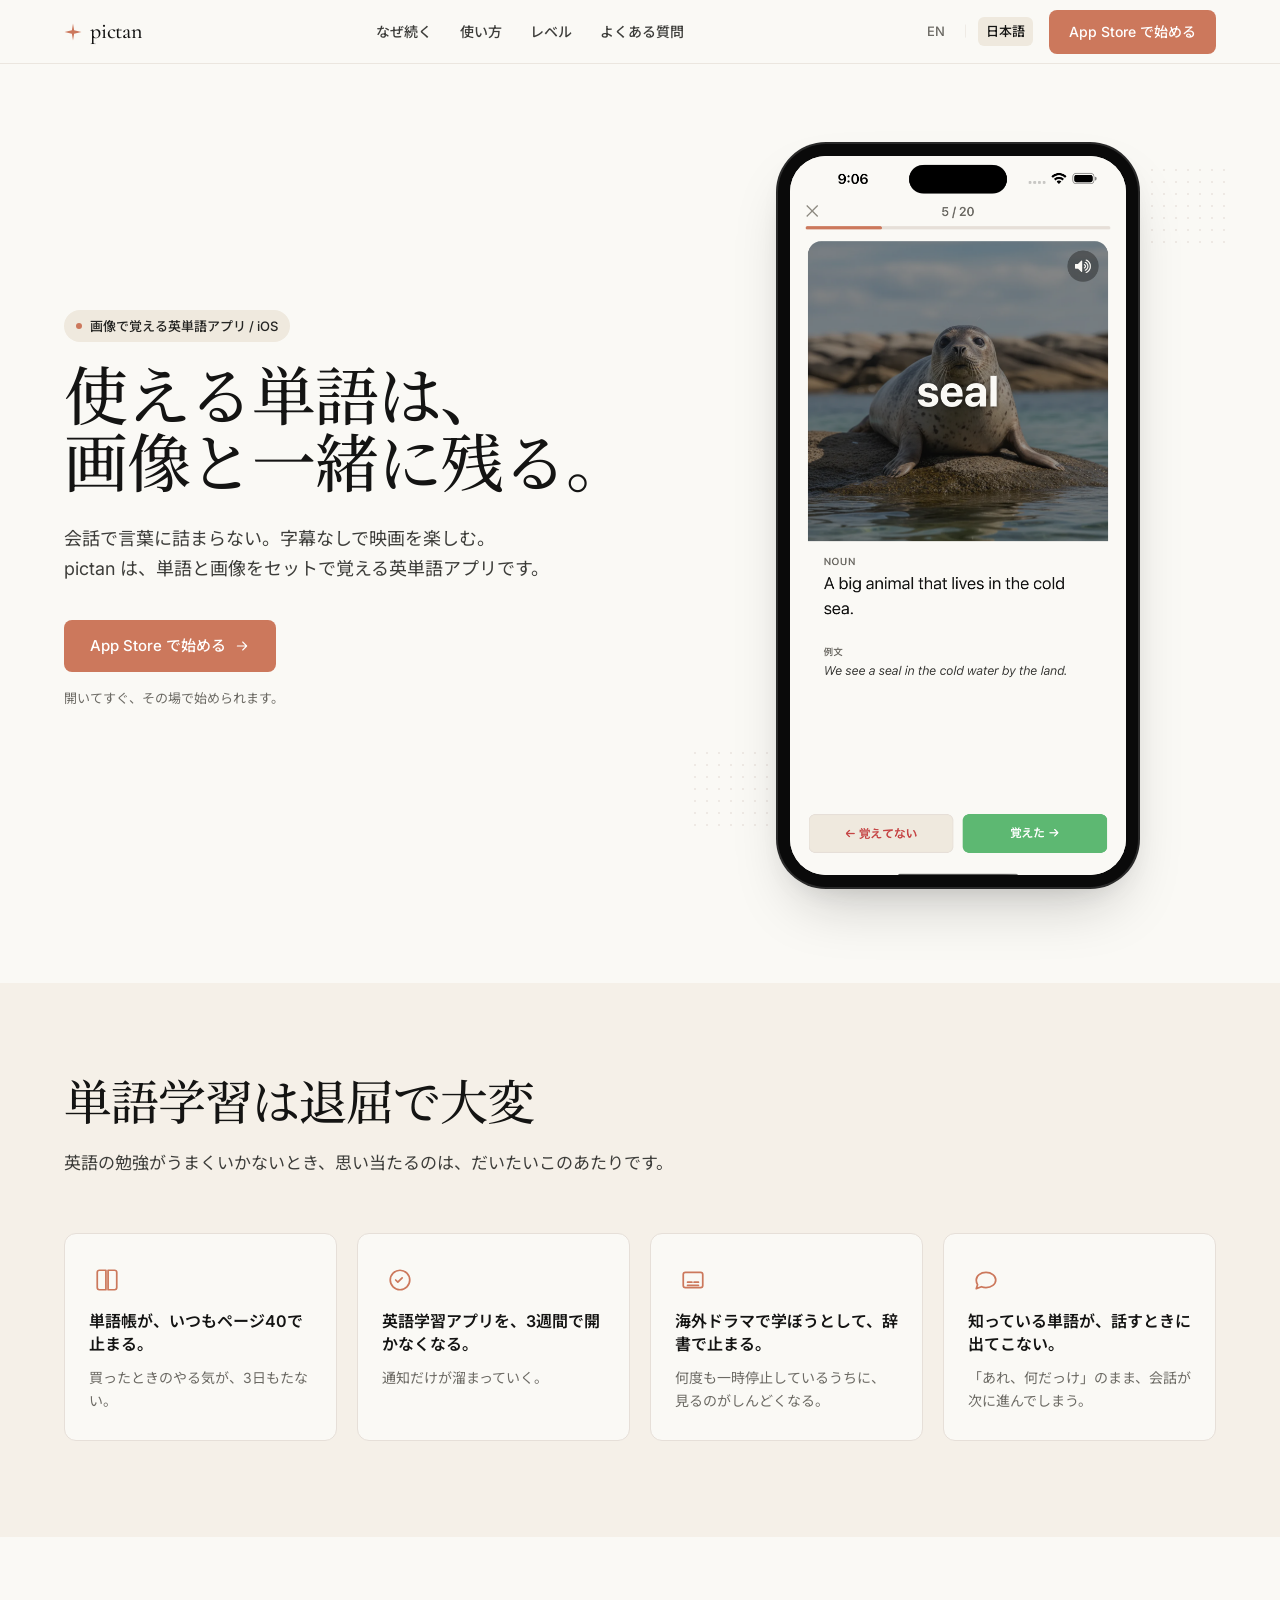
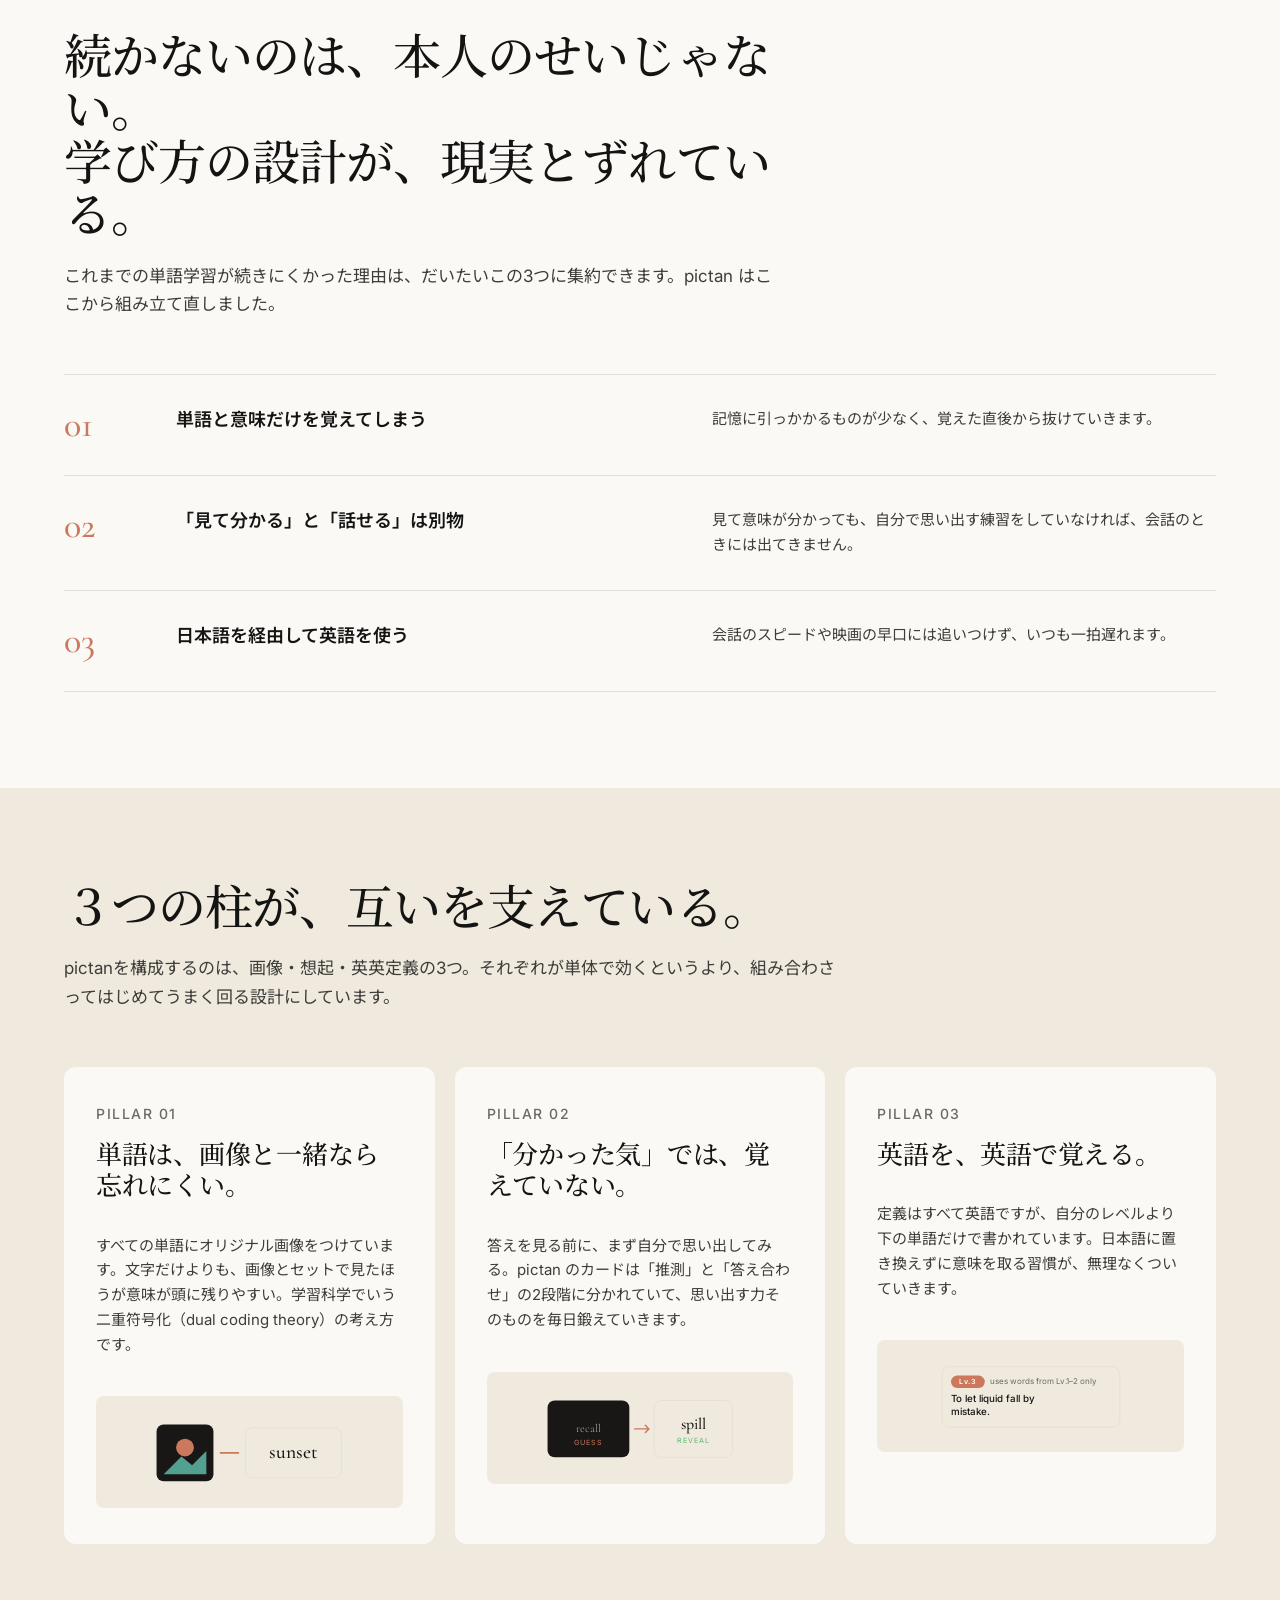
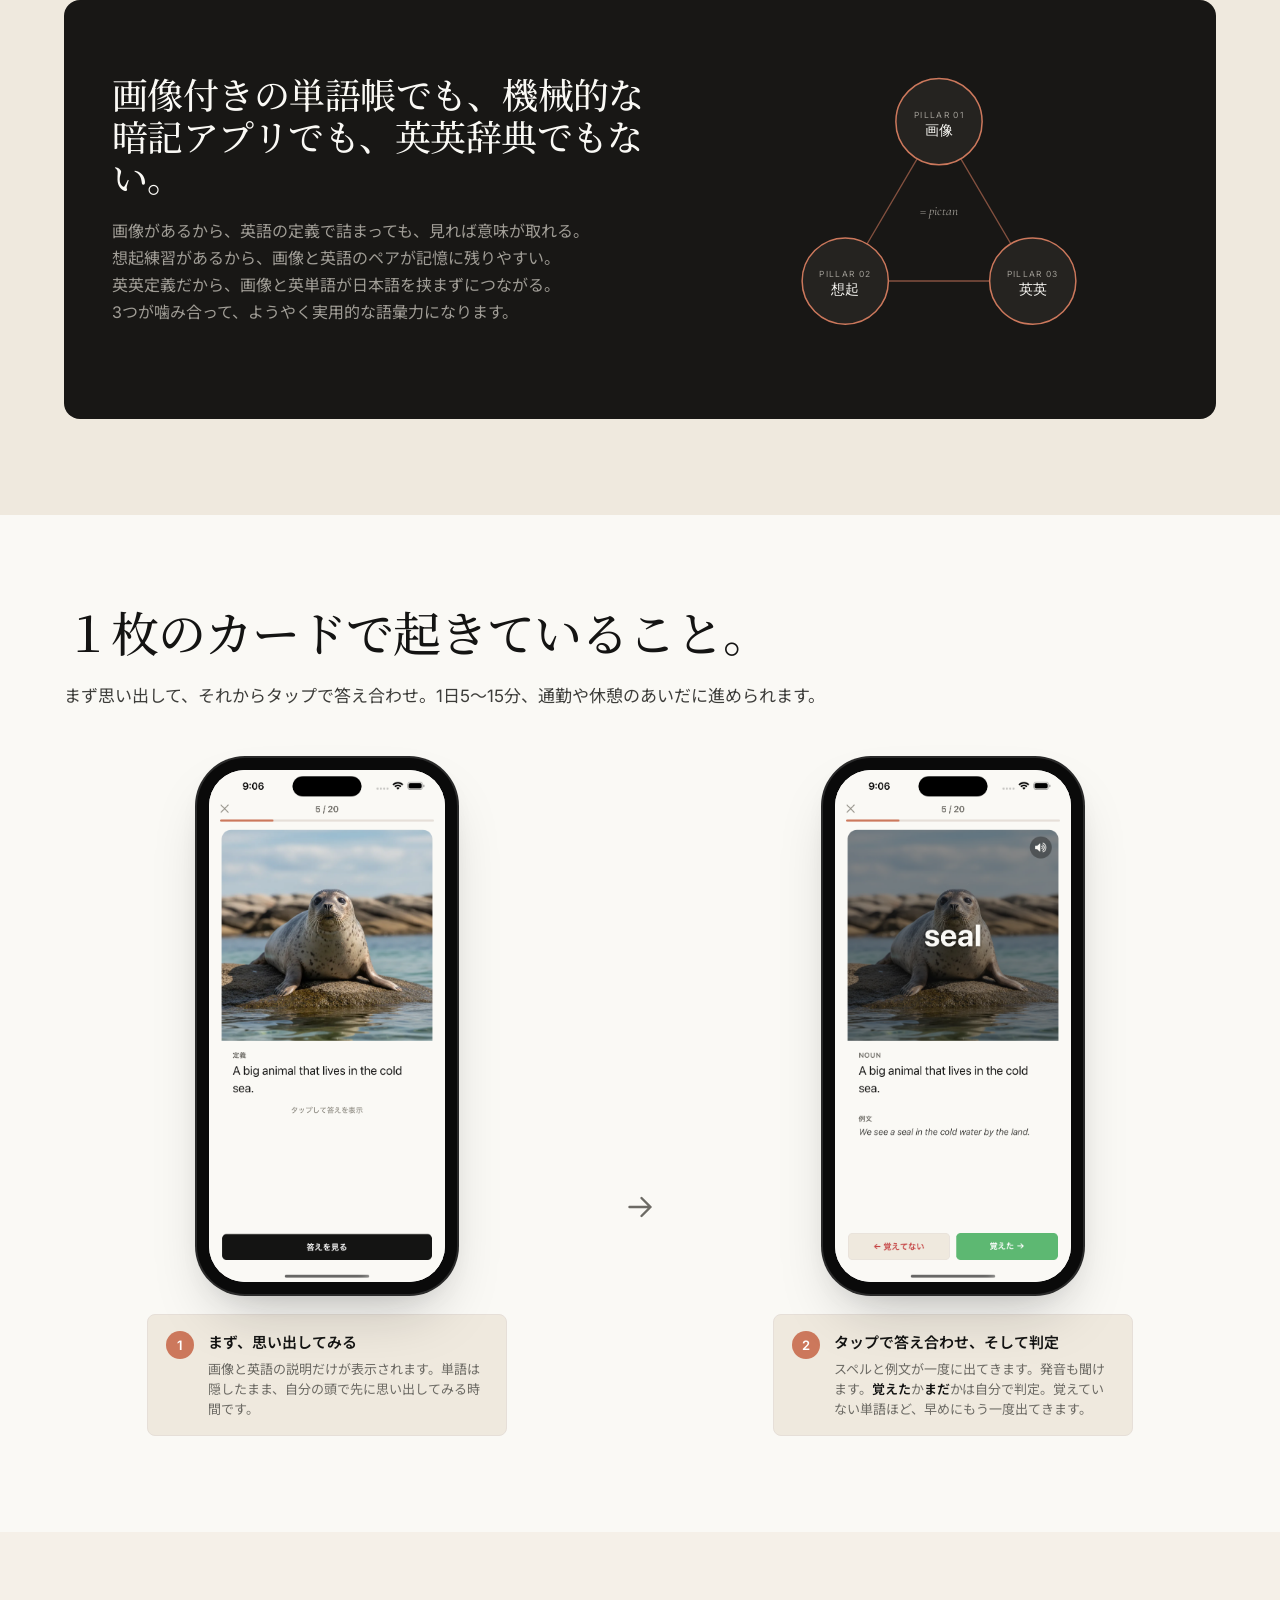
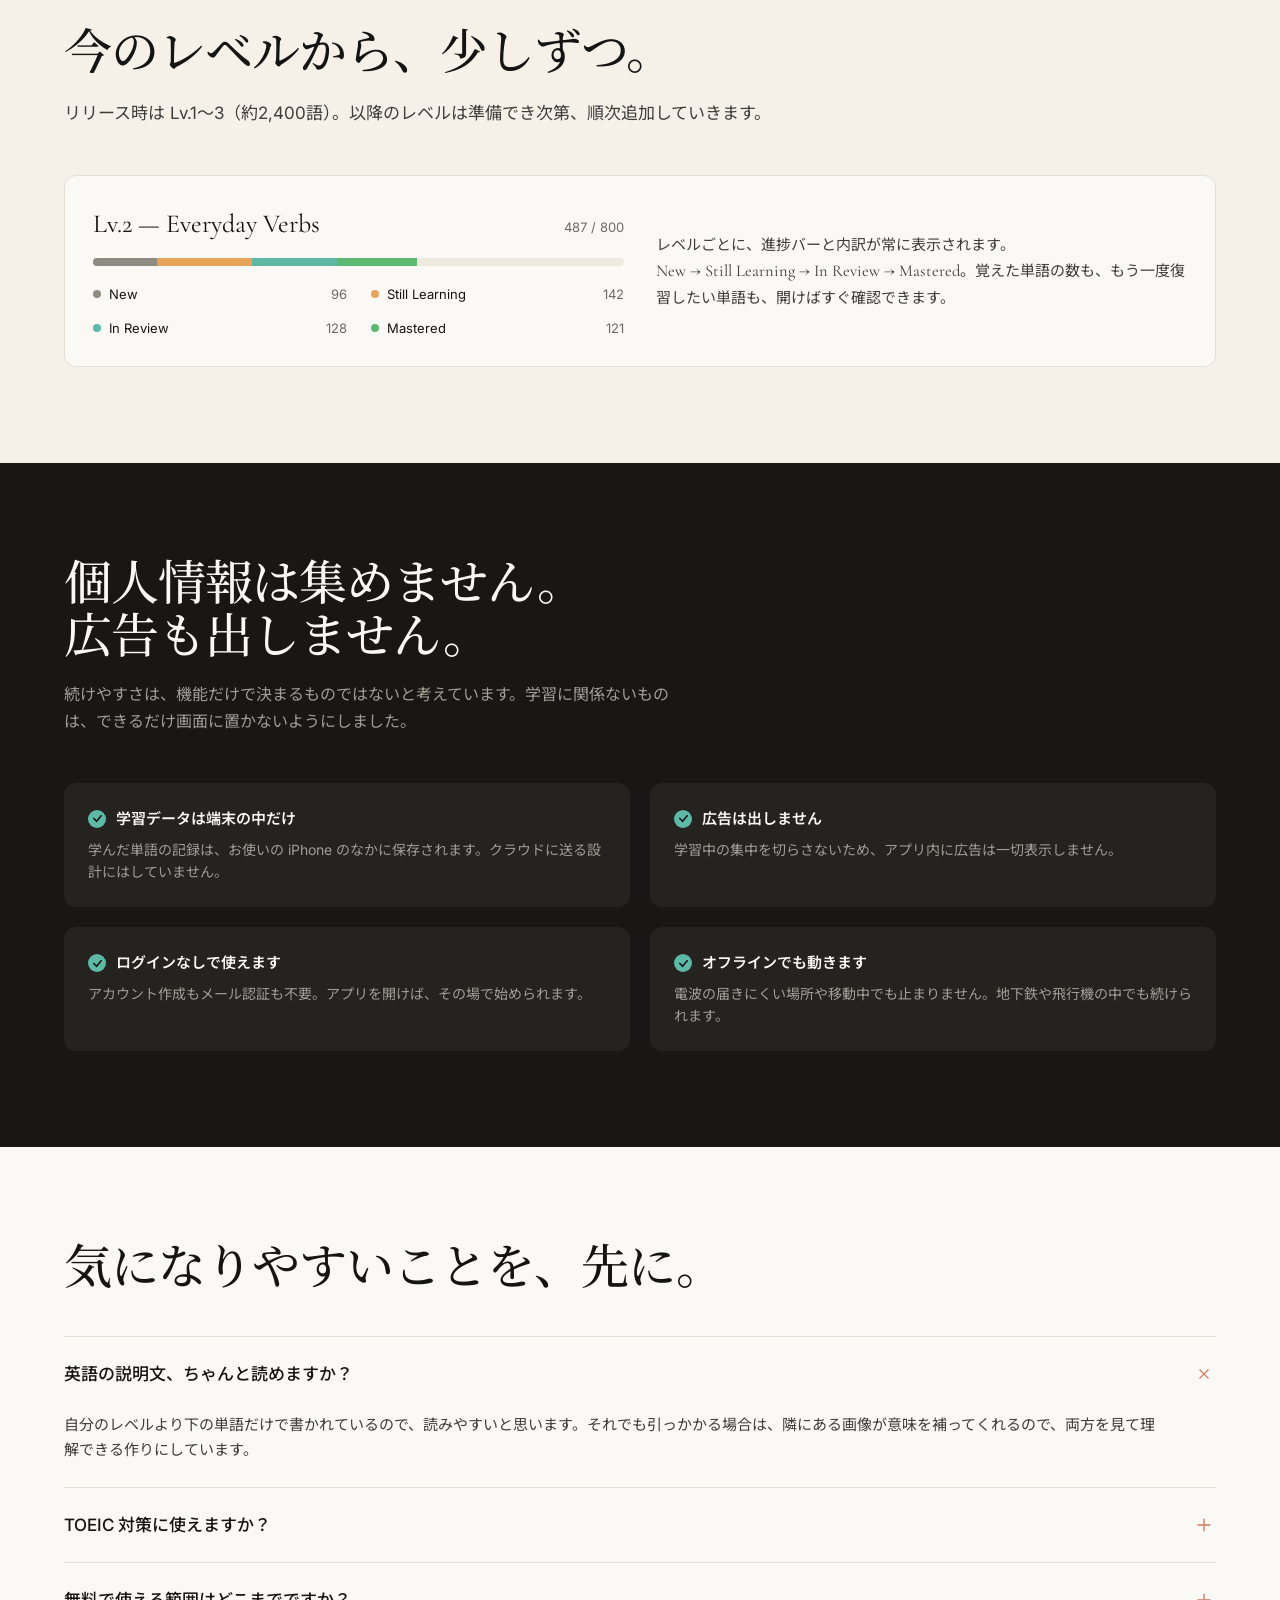
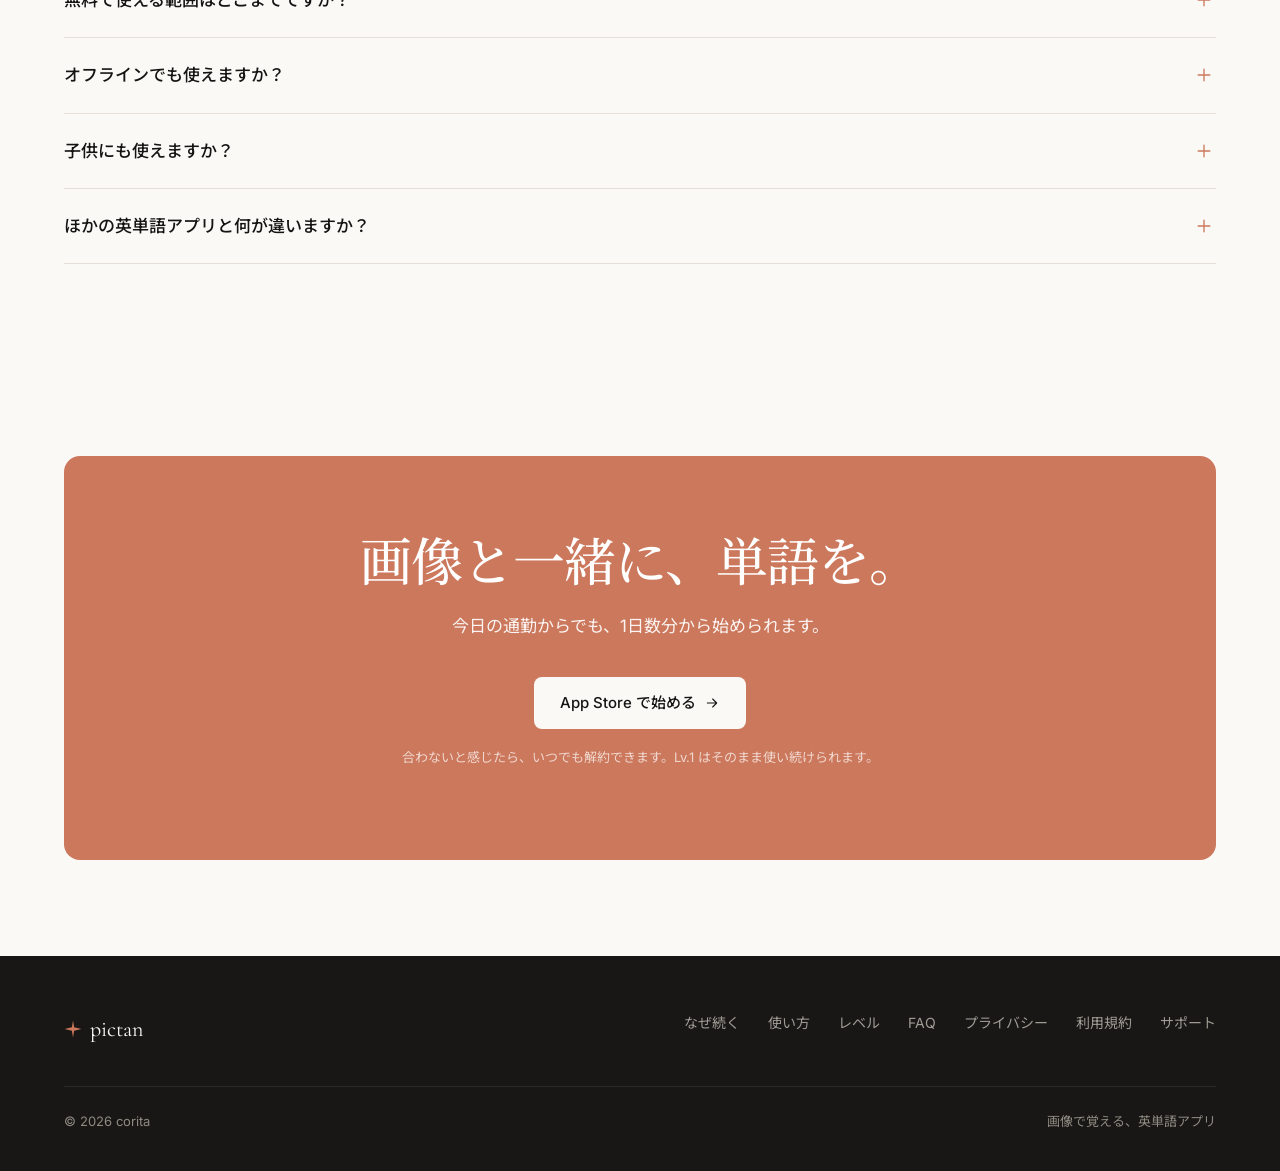
<file: pictan/ja.html>
<!doctype html>
<html lang="ja">
<head>
  <meta charset="utf-8">
  <meta name="viewport" content="width=device-width, initial-scale=1">
<link rel="icon" type="image/png" href="/favicon.png">
<link rel="apple-touch-icon" href="/apple-touch-icon.png">
  <!-- Production: app launched 2026-05-28, indexing enabled. -->
  <meta name="robots" content="index, follow">

  <title>pictan｜画像で覚える、使える英単語</title>
  <meta name="description" content="単語と画像をセットで覚える英単語アプリ。会話で言葉に詰まらない、字幕なしで映画を楽しむ。iOS で配信中。">

  <!-- Open Graph / Twitter -->
  <meta property="og:type" content="website">
  <meta property="og:title" content="pictan｜画像で覚える、使える英単語">
  <meta property="og:description" content="単語と画像をセットで覚える英単語アプリ。iOS で配信中。">
  <meta property="og:url" content="https://pictan.corita.jp/ja">
  <meta property="og:image" content="https://pictan.corita.jp/assets/og-cover-ja.png">
  <meta property="og:image:width" content="1200">
  <meta property="og:image:height" content="630">
  <meta property="og:image:alt" content="pictan — 単語はイメージと一緒に覚える。リンゴのフラッシュカードとタグライン「全ての単語に画像を用意」。">
  <meta property="og:locale" content="ja_JP">
  <meta property="og:locale:alternate" content="en_US">
  <meta property="og:site_name" content="pictan">
  <meta name="twitter:card" content="summary_large_image">
  <meta name="twitter:image" content="https://pictan.corita.jp/assets/og-cover-ja.png">
  <meta name="twitter:title" content="pictan｜画像で覚える、使える英単語">
  <meta name="twitter:description" content="単語と画像をセットで覚える英単語アプリ。iOS で配信中。">

  <link rel="canonical" href="https://pictan.corita.jp/ja">
  <link rel="alternate" hreflang="en" href="https://pictan.corita.jp/">
  <link rel="alternate" hreflang="ja" href="https://pictan.corita.jp/ja">
  <link rel="alternate" hreflang="x-default" href="https://pictan.corita.jp/">

  <!-- Fonts -->
  <link rel="preconnect" href="https://fonts.googleapis.com">
  <link rel="preconnect" href="https://fonts.gstatic.com" crossorigin>
  <link href="https://fonts.googleapis.com/css2?family=Cormorant+Garamond:wght@500;600&family=Inter:wght@400;500;600;700&family=Noto+Sans+JP:wght@400;500;600;700&family=Noto+Serif+JP:wght@500;600&display=swap" rel="stylesheet">

  <link rel="stylesheet" href="styles.css">

  <!-- PostHog Web Analytics -->
  <script>
    !function(t,e){var o,n,p,r;e.__SV||(window.posthog && window.posthog.__loaded)||(window.posthog=e,e._i=[],e.init=function(i,s,a){function g(t,e){var o=e.split(".");2==o.length&&(t=t[o[0]],e=o[1]),t[e]=function(){t.push([e].concat(Array.prototype.slice.call(arguments,0)))}}(p=t.createElement("script")).type="text/javascript",p.crossOrigin="anonymous",p.async=!0,p.src=s.api_host.replace(".i.posthog.com","-assets.i.posthog.com")+"/static/array.js",(r=t.getElementsByTagName("script")[0]).parentNode.insertBefore(p,r);var u=e;for(void 0!==a?u=e[a]=[]:a="posthog",u.people=u.people||[],u.toString=function(t){var e="posthog";return"posthog"!==a&&(e+="."+a),t||(e+=" (stub)"),e},u.people.toString=function(){return u.toString(1)+".people (stub)"},o="Mi Ri init Vi Gi Rr Wi Ji Bi capture calculateEventProperties tn register register_once register_for_session unregister unregister_for_session an getFeatureFlag getFeatureFlagPayload getFeatureFlagResult isFeatureEnabled reloadFeatureFlags updateFlags updateEarlyAccessFeatureEnrollment getEarlyAccessFeatures on onFeatureFlags onSurveysLoaded onSessionId getSurveys getActiveMatchingSurveys renderSurvey displaySurvey cancelPendingSurvey canRenderSurvey canRenderSurveyAsync un identify setPersonProperties group resetGroups setPersonPropertiesForFlags resetPersonPropertiesForFlags setGroupPropertiesForFlags resetGroupPropertiesForFlags reset setIdentity clearIdentity get_distinct_id getGroups get_session_id get_session_replay_url alias set_config startSessionRecording stopSessionRecording sessionRecordingStarted captureException addExceptionStep captureLog startExceptionAutocapture stopExceptionAutocapture loadToolbar get_property getSessionProperty nn Xi createPersonProfile setInternalOrTestUser sn Hi cn opt_in_capturing opt_out_capturing has_opted_in_capturing has_opted_out_capturing get_explicit_consent_status is_capturing clear_opt_in_out_capturing Ki debug Lr rn getPageViewId captureTraceFeedback captureTraceMetric Di".split(" "),n=0;n<o.length;n++)g(u,o[n]);e._i.push([i,s,a])},e.__SV=1)}(document,window.posthog||[]);
    posthog.init('phc_rWcrSJkdcYnk5cGF9qBrARbBvBnhsoNQjpHH9aCFtLf6', {
      api_host: 'https://p.corita.jp',
      ui_host: 'https://us.posthog.com',
      defaults: '2026-01-30',
      person_profiles: 'identified_only',
    });
    // CTA クリック追跡 (App Store ボタン) — 広告→LP→App Storeクリック ファネル用
    document.addEventListener('DOMContentLoaded', function() {
      document.querySelectorAll('[data-app-store-link]').forEach(function(el) {
        el.addEventListener('click', function() {
          if (typeof posthog !== 'undefined') {
            posthog.capture('cta_app_store_clicked', {
              location: window.location.pathname,
              href: el.href || el.getAttribute('href'),
              language: document.documentElement.lang || 'unknown'
            });
          }
        });
      });
    });
  </script>
</head>
<body>

<!-- ============ Nav ============ -->
<nav class="nav">
  <div class="container nav__inner">
    <a class="nav__brand" href="#top" aria-label="pictan ホーム">
      <svg width="18" height="18" viewBox="0 0 16 16" fill="none" aria-hidden="true">
        <path d="M8 0.5 L9 6.5 L15.5 8 L9 9.5 L8 15.5 L7 9.5 L0.5 8 L7 6.5 Z" fill="#cc785c"/>
      </svg>
      <span>pictan</span>
    </a>
    <div class="nav__links">
      <a href="#why">なぜ続く</a>
      <a href="#how">使い方</a>
      <a href="#levels">レベル</a>
      <a href="#faq">よくある質問</a>
    </div>
    <div style="display:flex;align-items:center;gap:0">
      <div class="nav__lang" aria-label="Language">
        <a href="/" class="nav__lang-btn" data-lang-switch="en" hreflang="en">EN</a>
        <span class="nav__lang-sep" aria-hidden="true">｜</span>
        <a href="/ja" class="nav__lang-btn nav__lang-btn--active" data-lang-switch="ja" hreflang="ja" aria-current="page">日本語</a>
      </div>
      <a class="btn btn--primary" href="https://apps.apple.com/jp/app/pictan-see-it-learn-it/id6768325417" data-app-store-link>App Store で始める</a>
    </div>
  </div>
</nav>

<main>

  <!-- ============ Hero ============ -->
  <section class="hero" id="top">
    <div class="container hero__grid">
      <div>
        <span class="hero__eyebrow">
          <span class="hero__eyebrow-dot"></span>
          画像で覚える英単語アプリ / iOS
        </span>
        <h1 class="display-xl">
          使える単語は、<br>画像と一緒に残る。
        </h1>
        <p class="hero__sub">
          会話で言葉に詰まらない。字幕なしで映画を楽しむ。<br>
          pictan は、単語と画像をセットで覚える英単語アプリです。
        </p>
        <div class="hero__cta-row">
          <a class="btn btn--primary btn--lg" href="https://apps.apple.com/jp/app/pictan-see-it-learn-it/id6768325417" data-app-store-link>
            App Store で始める
            <svg width="16" height="16" viewBox="0 0 24 24" fill="none" stroke="currentColor" stroke-width="1.6" stroke-linecap="round" stroke-linejoin="round" aria-hidden="true">
              <path d="M5 12h14M13 6l6 6-6 6"/>
            </svg>
          </a>
        </div>
        <p class="hero__cta-note">開いてすぐ、その場で始められます。</p>
      </div>
      <div class="hero__phone-wrap">
        <div class="hero__dots dot-pattern hero__dots--tr"></div>
        <div class="hero__dots dot-pattern hero__dots--bl"></div>
        <div class="phone phone--lg">
          <div class="phone__screen">
            <img src="assets/demo-reveal-ja.png" alt="pictan の「seal」カード画面。画像、定義、例文、覚えてた／まだ、のボタンが見える。">
          </div>
        </div>
      </div>
    </div>
  </section>

  <!-- ============ Pain ============ -->
  <section class="section pain">
    <div class="container">
      <div class="section-header">
        <h2 class="display-lg">単語学習は退屈で大変</h2>
        <p class="section-header__sub">
          英語の勉強がうまくいかないとき、思い当たるのは、だいたいこのあたりです。
        </p>
      </div>
      <div class="pain__grid">

        <div class="pain-card">
          <div class="pain-card__icon">
            <svg width="26" height="26" viewBox="0 0 24 24" fill="none" stroke="currentColor" stroke-width="1.6" stroke-linecap="round" stroke-linejoin="round" aria-hidden="true">
              <path d="M3 5a2 2 0 012-2h6v18H5a2 2 0 01-2-2V5z"/>
              <path d="M21 5a2 2 0 00-2-2h-6v18h6a2 2 0 002-2V5z"/>
            </svg>
          </div>
          <div class="pain-card__title">単語帳が、いつもページ40で止まる。</div>
          <div class="pain-card__body">買ったときのやる気が、3日もたない。</div>
        </div>

        <div class="pain-card">
          <div class="pain-card__icon">
            <svg width="26" height="26" viewBox="0 0 24 24" fill="none" stroke="currentColor" stroke-width="1.6" stroke-linecap="round" stroke-linejoin="round" aria-hidden="true">
              <circle cx="12" cy="12" r="9"/>
              <path d="M8 12l2 2 4-4"/>
            </svg>
          </div>
          <div class="pain-card__title">英語学習アプリを、3週間で開かなくなる。</div>
          <div class="pain-card__body">通知だけが溜まっていく。</div>
        </div>

        <div class="pain-card">
          <div class="pain-card__icon">
            <svg width="26" height="26" viewBox="0 0 24 24" fill="none" stroke="currentColor" stroke-width="1.6" stroke-linecap="round" stroke-linejoin="round" aria-hidden="true">
              <rect x="3" y="5" width="18" height="14" rx="2"/>
              <path d="M7 14h4M13 14h4M7 17h10"/>
            </svg>
          </div>
          <div class="pain-card__title">海外ドラマで学ぼうとして、辞書で止まる。</div>
          <div class="pain-card__body">何度も一時停止しているうちに、見るのがしんどくなる。</div>
        </div>

        <div class="pain-card">
          <div class="pain-card__icon">
            <svg width="26" height="26" viewBox="0 0 24 24" fill="none" stroke="currentColor" stroke-width="1.6" stroke-linecap="round" stroke-linejoin="round" aria-hidden="true">
              <path d="M21 12c0 4-4 7-9 7-1.5 0-2.9-.3-4.2-.8L3 20l1.2-3.7C3.5 15.1 3 13.6 3 12c0-4 4-7 9-7s9 3 9 7z"/>
            </svg>
          </div>
          <div class="pain-card__title">知っている単語が、話すときに出てこない。</div>
          <div class="pain-card__body">「あれ、何だっけ」のまま、会話が次に進んでしまう。</div>
        </div>

      </div>
    </div>
  </section>

  <!-- ============ Structural / continued reasons ============ -->
  <section class="section" id="why">
    <div class="container">
      <div class="section-header">
        <h2 class="display-lg">続かないのは、本人のせいじゃない。<br>学び方の設計が、現実とずれている。</h2>
        <p class="section-header__sub struct__intro">
          これまでの単語学習が続きにくかった理由は、だいたいこの3つに集約できます。pictan はここから組み立て直しました。
        </p>
      </div>
      <div class="struct__list">

        <div class="struct-row">
          <div class="struct-row__num">01</div>
          <div class="struct-row__title">単語と意味だけを覚えてしまう</div>
          <div class="struct-row__body">記憶に引っかかるものが少なく、覚えた直後から抜けていきます。</div>
        </div>

        <div class="struct-row">
          <div class="struct-row__num">02</div>
          <div class="struct-row__title">「見て分かる」と「話せる」は別物</div>
          <div class="struct-row__body">見て意味が分かっても、自分で思い出す練習をしていなければ、会話のときには出てきません。</div>
        </div>

        <div class="struct-row">
          <div class="struct-row__num">03</div>
          <div class="struct-row__title">日本語を経由して英語を使う</div>
          <div class="struct-row__body">会話のスピードや映画の早口には追いつけず、いつも一拍遅れます。</div>
        </div>

      </div>
    </div>
  </section>

  <!-- ============ Pillars (3 pillars + synergy) ============ -->
  <section class="section pillars" id="how">
    <div class="container">
      <div class="section-header">
        <h2 class="display-lg">３つの柱が、互いを支えている。</h2>
        <p class="section-header__sub">
          pictanを構成するのは、画像・想起・英英定義の3つ。それぞれが単体で効くというより、組み合わさってはじめてうまく回る設計にしています。
        </p>
      </div>

      <div class="pillars__grid">

        <div class="pillar-card">
          <div class="pillar-card__index">
            <span class="pillar-card__index-num">Pillar 01</span>
          </div>
          <h3 class="pillar-card__title">単語は、画像と一緒なら忘れにくい。</h3>
          <p class="pillar-card__body">
            すべての単語にオリジナル画像をつけています。文字だけよりも、画像とセットで見たほうが意味が頭に残りやすい。学習科学でいう二重符号化（dual coding theory）の考え方です。
          </p>
          <div class="pillar-card__viz">
            <svg viewBox="0 0 220 90" width="100%" height="80" style="max-width:260px" aria-hidden="true">
              <rect x="6" y="14" width="64" height="64" rx="8" fill="#181715"/>
              <circle cx="38" cy="40" r="10" fill="#cc785c"/>
              <path d="M14 70 L34 50 L46 60 L62 44 L62 70 Z" fill="#5db8a6" opacity="0.85"/>
              <line x1="78" y1="46" x2="98" y2="46" stroke="#cc785c" stroke-width="2" stroke-linecap="round"/>
              <rect x="106" y="18" width="108" height="56" rx="8" fill="#efe9de" stroke="#e6dfd8"/>
              <text x="160" y="52" text-anchor="middle" font-family="Cormorant Garamond, serif" font-size="22" font-weight="500" fill="#141413">sunset</text>
            </svg>
          </div>
        </div>

        <div class="pillar-card">
          <div class="pillar-card__index">
            <span class="pillar-card__index-num">Pillar 02</span>
          </div>
          <h3 class="pillar-card__title">「分かった気」では、覚えていない。</h3>
          <p class="pillar-card__body">
            答えを見る前に、まず自分で思い出してみる。pictan のカードは「推測」と「答え合わせ」の2段階に分かれていて、思い出す力そのものを毎日鍛えていきます。
          </p>
          <div class="pillar-card__viz">
            <svg viewBox="0 0 220 90" width="100%" height="80" style="max-width:260px" aria-hidden="true">
              <rect x="6" y="14" width="92" height="64" rx="8" fill="#181715"/>
              <text x="52" y="50" text-anchor="middle" font-family="Cormorant Garamond, serif" font-size="13" fill="#a09d96">recall</text>
              <text x="52" y="64" text-anchor="middle" font-family="Inter, sans-serif" font-size="8" fill="#cc785c" letter-spacing="1">GUESS</text>
              <path d="M104 46 L120 46 M116 42 L120 46 L116 50" stroke="#cc785c" stroke-width="1.6" fill="none" stroke-linecap="round"/>
              <rect x="126" y="14" width="88" height="64" rx="8" fill="#efe9de" stroke="#e6dfd8"/>
              <text x="170" y="46" text-anchor="middle" font-family="Cormorant Garamond, serif" font-size="18" font-weight="500" fill="#141413">spill</text>
              <text x="170" y="62" text-anchor="middle" font-family="Inter, sans-serif" font-size="8" fill="#5db872" letter-spacing="1">REVEAL</text>
            </svg>
          </div>
        </div>

        <div class="pillar-card">
          <div class="pillar-card__index">
            <span class="pillar-card__index-num">Pillar 03</span>
          </div>
          <h3 class="pillar-card__title">英語を、英語で覚える。</h3>
          <p class="pillar-card__body">
            定義はすべて英語ですが、自分のレベルより下の単語だけで書かれています。日本語に置き換えずに意味を取る習慣が、無理なくついていきます。
          </p>
          <div class="pillar-card__viz">
            <svg viewBox="0 0 220 90" width="100%" height="80" style="max-width:260px" aria-hidden="true">
              <rect x="10" y="12" width="200" height="68" rx="8" fill="#efe9de" stroke="#e6dfd8"/>
              <rect x="20" y="22" width="38" height="14" rx="7" fill="#cc785c"/>
              <text x="39" y="32" text-anchor="middle" font-family="Inter, sans-serif" font-size="8" font-weight="600" fill="#fff" letter-spacing="0.5">Lv.3</text>
              <text x="64" y="32" font-family="Inter, sans-serif" font-size="9" fill="#6c6a64">uses words from Lv.1–2 only</text>
              <text x="20" y="52" font-family="Inter, sans-serif" font-size="11" font-weight="500" fill="#141413">To let liquid fall by</text>
              <text x="20" y="66" font-family="Inter, sans-serif" font-size="11" font-weight="500" fill="#141413">mistake.</text>
            </svg>
          </div>
        </div>

      </div>

      <div class="pillars__synergy">
        <div>
          <h3 class="synergy__title">
            画像付きの単語帳でも、機械的な暗記アプリでも、英英辞典でもない。
          </h3>
          <p class="synergy__lead">
            画像があるから、英語の定義で詰まっても、見れば意味が取れる。<br>
            想起練習があるから、画像と英語のペアが記憶に残りやすい。<br>
            英英定義だから、画像と英単語が日本語を挟まずにつながる。<br>
            3つが噛み合って、ようやく実用的な語彙力になります。
          </p>
        </div>
        <div class="synergy__triangle">
          <svg viewBox="0 0 320 300" aria-hidden="true">
            <g stroke="#cc785c" stroke-width="1.4" opacity="0.6">
              <line x1="160" y1="60" x2="60" y2="230"/>
              <line x1="160" y1="60" x2="260" y2="230"/>
              <line x1="60" y1="230" x2="260" y2="230"/>
            </g>
            <g>
              <circle cx="160" cy="60" r="46" fill="#252320" stroke="#cc785c" stroke-width="1.6"/>
              <text x="160" y="56" text-anchor="middle" font-family="Inter, sans-serif" font-size="9" letter-spacing="1.4" fill="#a09d96">PILLAR 01</text>
              <text x="160" y="74" text-anchor="middle" font-family="Cormorant Garamond, serif" font-size="15" fill="#faf9f5">画像</text>

              <circle cx="60" cy="230" r="46" fill="#252320" stroke="#cc785c" stroke-width="1.6"/>
              <text x="60" y="226" text-anchor="middle" font-family="Inter, sans-serif" font-size="9" letter-spacing="1.4" fill="#a09d96">PILLAR 02</text>
              <text x="60" y="244" text-anchor="middle" font-family="Cormorant Garamond, serif" font-size="15" fill="#faf9f5">想起</text>

              <circle cx="260" cy="230" r="46" fill="#252320" stroke="#cc785c" stroke-width="1.6"/>
              <text x="260" y="226" text-anchor="middle" font-family="Inter, sans-serif" font-size="9" letter-spacing="1.4" fill="#a09d96">PILLAR 03</text>
              <text x="260" y="244" text-anchor="middle" font-family="Cormorant Garamond, serif" font-size="15" fill="#faf9f5">英英</text>
            </g>
            <text x="160" y="160" text-anchor="middle" font-family="Cormorant Garamond, serif" font-style="italic" font-size="14" fill="#a09d96">= pictan</text>
          </svg>
        </div>
      </div>
    </div>
  </section>

  <!-- ============ Demo (interactive flashcard) ============ -->
  <section class="section demo">
    <div class="container">
      <div class="section-header">
        <h2 class="display-lg">１枚のカードで起きていること。</h2>
        <p class="section-header__sub">
          まず思い出して、それからタップで答え合わせ。1日5〜15分、通勤や休憩のあいだに進められます。
        </p>
      </div>

      <div class="demo__pair">
        <figure class="demo__phase">
          <div class="phone phone--sm">
            <div class="phone__screen">
              <img src="assets/demo-guess-ja.png" alt="画像と説明だけが見える、答え合わせ前のカード画面">
            </div>
          </div>
          <figcaption class="demo__phase-caption">
            <span class="demo__phase-num">1</span>
            <div>
              <p class="demo__phase-title">まず、思い出してみる</p>
              <p class="demo__phase-body">画像と英語の説明だけが表示されます。単語は隠したまま、自分の頭で先に思い出してみる時間です。</p>
            </div>
          </figcaption>
        </figure>

        <div class="demo__arrow" aria-hidden="true">
          <svg width="36" height="36" viewBox="0 0 24 24" fill="none" stroke="currentColor" stroke-width="1.6" stroke-linecap="round" stroke-linejoin="round">
            <path d="M5 12h14M13 6l6 6-6 6"/>
          </svg>
        </div>

        <figure class="demo__phase">
          <div class="phone phone--sm">
            <div class="phone__screen">
              <img src="assets/demo-reveal-ja.png" alt="タップ後の画面。スペルと例文が表示され、覚えてた／まだ、を選べる">
            </div>
          </div>
          <figcaption class="demo__phase-caption">
            <span class="demo__phase-num">2</span>
            <div>
              <p class="demo__phase-title">タップで答え合わせ、そして判定</p>
              <p class="demo__phase-body">スペルと例文が一度に出てきます。発音も聞けます。<em>覚えた</em>か<em>まだ</em>かは自分で判定。覚えていない単語ほど、早めにもう一度出てきます。</p>
            </div>
          </figcaption>
        </figure>
      </div>
    </div>
  </section>

  <!-- ============ Levels ============ -->
  <section class="section levels" id="levels">
    <div class="container">
      <div class="section-header">
        <h2 class="display-lg">今のレベルから、少しずつ。</h2>
        <p class="section-header__sub">
          リリース時は Lv.1〜3（約2,400語）。以降のレベルは準備でき次第、順次追加していきます。
        </p>
      </div>

      <div class="levels__progress">
        <div>
          <div class="progress-header">
            <div class="progress-title">Lv.2 — Everyday Verbs</div>
            <div class="progress-count">487 / 800</div>
          </div>
          <div class="progress-bar">
            <div style="width:12%;background:var(--muted-soft)"></div>
            <div style="width:18%;background:var(--accent-amber)"></div>
            <div style="width:16%;background:var(--accent-teal)"></div>
            <div style="width:15%;background:var(--success)"></div>
          </div>
          <div class="progress-status">
            <div class="progress-status__item"><div class="progress-status__dot" style="background:var(--muted-soft)"></div> New <span class="muted">96</span></div>
            <div class="progress-status__item"><div class="progress-status__dot" style="background:var(--accent-amber)"></div> Still Learning <span class="muted">142</span></div>
            <div class="progress-status__item"><div class="progress-status__dot" style="background:var(--accent-teal)"></div> In Review <span class="muted">128</span></div>
            <div class="progress-status__item"><div class="progress-status__dot" style="background:var(--success)"></div> Mastered <span class="muted">121</span></div>
          </div>
        </div>
        <div class="progress-note">
          レベルごとに、進捗バーと内訳が常に表示されます。<br>
          <em>New → Still Learning → In Review → Mastered</em>。覚えた単語の数も、もう一度復習したい単語も、開けばすぐ確認できます。
        </div>
      </div>
    </div>
  </section>

  <!-- ============ Privacy ============ -->
  <section class="section privacy">
    <div class="container">
      <div class="section-header">
        <h2 class="display-lg">個人情報は集めません。<br>広告も出しません。</h2>
        <p class="privacy__lead">
          続けやすさは、機能だけで決まるものではないと考えています。学習に関係ないものは、できるだけ画面に置かないようにしました。
        </p>
      </div>
      <div class="privacy__grid">

        <div class="privacy-card">
          <div class="privacy-card__title">
            <div class="privacy-card__check">
              <svg width="11" height="11" viewBox="0 0 12 12" aria-hidden="true"><path d="M2 6l3 3 5-6" stroke="currentColor" stroke-width="1.8" fill="none" stroke-linecap="round"/></svg>
            </div>
            学習データは端末の中だけ
          </div>
          <div class="privacy-card__body">学んだ単語の記録は、お使いの iPhone のなかに保存されます。クラウドに送る設計にはしていません。</div>
        </div>

        <div class="privacy-card">
          <div class="privacy-card__title">
            <div class="privacy-card__check">
              <svg width="11" height="11" viewBox="0 0 12 12" aria-hidden="true"><path d="M2 6l3 3 5-6" stroke="currentColor" stroke-width="1.8" fill="none" stroke-linecap="round"/></svg>
            </div>
            広告は出しません
          </div>
          <div class="privacy-card__body">学習中の集中を切らさないため、アプリ内に広告は一切表示しません。</div>
        </div>

        <div class="privacy-card">
          <div class="privacy-card__title">
            <div class="privacy-card__check">
              <svg width="11" height="11" viewBox="0 0 12 12" aria-hidden="true"><path d="M2 6l3 3 5-6" stroke="currentColor" stroke-width="1.8" fill="none" stroke-linecap="round"/></svg>
            </div>
            ログインなしで使えます
          </div>
          <div class="privacy-card__body">アカウント作成もメール認証も不要。アプリを開けば、その場で始められます。</div>
        </div>

        <div class="privacy-card">
          <div class="privacy-card__title">
            <div class="privacy-card__check">
              <svg width="11" height="11" viewBox="0 0 12 12" aria-hidden="true"><path d="M2 6l3 3 5-6" stroke="currentColor" stroke-width="1.8" fill="none" stroke-linecap="round"/></svg>
            </div>
            オフラインでも動きます
          </div>
          <div class="privacy-card__body">電波の届きにくい場所や移動中でも止まりません。地下鉄や飛行機の中でも続けられます。</div>
        </div>

      </div>
    </div>
  </section>

  <!-- ============ FAQ ============ -->
  <section class="section faq" id="faq">
    <div class="container">
      <div class="section-header">
        <h2 class="display-lg">気になりやすいことを、先に。</h2>
      </div>
      <div class="faq__list">

        <div class="faq-item faq-item--open" data-faq-item>
          <button class="faq-item__q" type="button">
            <span>英語の説明文、ちゃんと読めますか？</span>
            <span class="faq-item__icon">
              <svg width="20" height="20" viewBox="0 0 24 24" fill="none" stroke="currentColor" stroke-width="1.6" stroke-linecap="round" stroke-linejoin="round" aria-hidden="true"><path d="M12 5v14M5 12h14"/></svg>
            </span>
          </button>
          <div class="faq-item__a">自分のレベルより下の単語だけで書かれているので、読みやすいと思います。それでも引っかかる場合は、隣にある画像が意味を補ってくれるので、両方を見て理解できる作りにしています。</div>
        </div>

        <div class="faq-item" data-faq-item>
          <button class="faq-item__q" type="button">
            <span>TOEIC 対策に使えますか？</span>
            <span class="faq-item__icon">
              <svg width="20" height="20" viewBox="0 0 24 24" fill="none" stroke="currentColor" stroke-width="1.6" stroke-linecap="round" stroke-linejoin="round" aria-hidden="true"><path d="M12 5v14M5 12h14"/></svg>
            </span>
          </button>
          <div class="faq-item__a">TOEIC 専用のアプリではありません。pictan が目指しているのは、英会話と字幕なしで映画を楽しめるようになることです。結果として語彙力は伸びるので、スコアに影響することはあるかもしれません。</div>
        </div>

        <div class="faq-item" data-faq-item>
          <button class="faq-item__q" type="button">
            <span>無料で使える範囲はどこまでですか？</span>
            <span class="faq-item__icon">
              <svg width="20" height="20" viewBox="0 0 24 24" fill="none" stroke="currentColor" stroke-width="1.6" stroke-linecap="round" stroke-linejoin="round" aria-hidden="true"><path d="M12 5v14M5 12h14"/></svg>
            </span>
          </button>
          <div class="faq-item__a">Lv.1 の800語は無料で使えます。Lv.2 以降は月額のサブスクリプションです。</div>
        </div>

        <div class="faq-item" data-faq-item>
          <button class="faq-item__q" type="button">
            <span>オフラインでも使えますか？</span>
            <span class="faq-item__icon">
              <svg width="20" height="20" viewBox="0 0 24 24" fill="none" stroke="currentColor" stroke-width="1.6" stroke-linecap="round" stroke-linejoin="round" aria-hidden="true"><path d="M12 5v14M5 12h14"/></svg>
            </span>
          </button>
          <div class="faq-item__a">はい、オフラインで動きます。学習データも端末内に保存されるので、地下鉄や移動中でも止まりません。</div>
        </div>

        <div class="faq-item" data-faq-item>
          <button class="faq-item__q" type="button">
            <span>子供にも使えますか？</span>
            <span class="faq-item__icon">
              <svg width="20" height="20" viewBox="0 0 24 24" fill="none" stroke="currentColor" stroke-width="1.6" stroke-linecap="round" stroke-linejoin="round" aria-hidden="true"><path d="M12 5v14M5 12h14"/></svg>
            </span>
          </button>
          <div class="faq-item__a">大人向けに設計しているので、お子さま向けにはおすすめしていません。</div>
        </div>

        <div class="faq-item" data-faq-item>
          <button class="faq-item__q" type="button">
            <span>ほかの英単語アプリと何が違いますか？</span>
            <span class="faq-item__icon">
              <svg width="20" height="20" viewBox="0 0 24 24" fill="none" stroke="currentColor" stroke-width="1.6" stroke-linecap="round" stroke-linejoin="round" aria-hidden="true"><path d="M12 5v14M5 12h14"/></svg>
            </span>
          </button>
          <div class="faq-item__a">画像と一緒に覚える、思い出す練習を毎回入れる、説明文も英語で書く。この3つを同時に満たすアプリは、いまのところ他にあまりありません。</div>
        </div>

      </div>
    </div>
  </section>

  <!-- ============ Final CTA ============ -->
  <section class="final-cta" id="cta">
    <div class="container">
      <div class="final-cta__card">
        <h2 class="final-cta__title">画像と一緒に、単語を。</h2>
        <p class="final-cta__sub">
          今日の通勤からでも、1日数分から始められます。
        </p>
        <a class="btn btn--lg btn--on-dark" href="https://apps.apple.com/jp/app/pictan-see-it-learn-it/id6768325417" data-app-store-link>
          App Store で始める
          <svg width="16" height="16" viewBox="0 0 24 24" fill="none" stroke="currentColor" stroke-width="1.6" stroke-linecap="round" stroke-linejoin="round" aria-hidden="true">
            <path d="M5 12h14M13 6l6 6-6 6"/>
          </svg>
        </a>
        <p class="final-cta__note">合わないと感じたら、いつでも解約できます。Lv.1 はそのまま使い続けられます。</p>
      </div>
    </div>
  </section>

</main>

<!-- ============ Footer ============ -->
<footer class="footer">
  <div class="container">
    <div class="footer__top">
      <div class="footer__brand">
        <svg width="18" height="18" viewBox="0 0 16 16" fill="none" aria-hidden="true">
          <path d="M8 0.5 L9 6.5 L15.5 8 L9 9.5 L8 15.5 L7 9.5 L0.5 8 L7 6.5 Z" fill="#cc785c"/>
        </svg>
        <span>pictan</span>
      </div>
      <div class="footer__links">
        <a href="#why">なぜ続く</a>
        <a href="#how">使い方</a>
        <a href="#levels">レベル</a>
        <a href="#faq">FAQ</a>
        <a href="privacy-ja">プライバシー</a>
        <a href="terms-ja">利用規約</a>
        <a href="support-ja">サポート</a>
      </div>
    </div>
    <div class="footer__bottom">
      <span>© 2026 corita</span>
      <span>画像で覚える、英単語アプリ</span>
    </div>
  </div>
</footer>

<script src="app.js" defer></script>
</body>
</html>
</file>
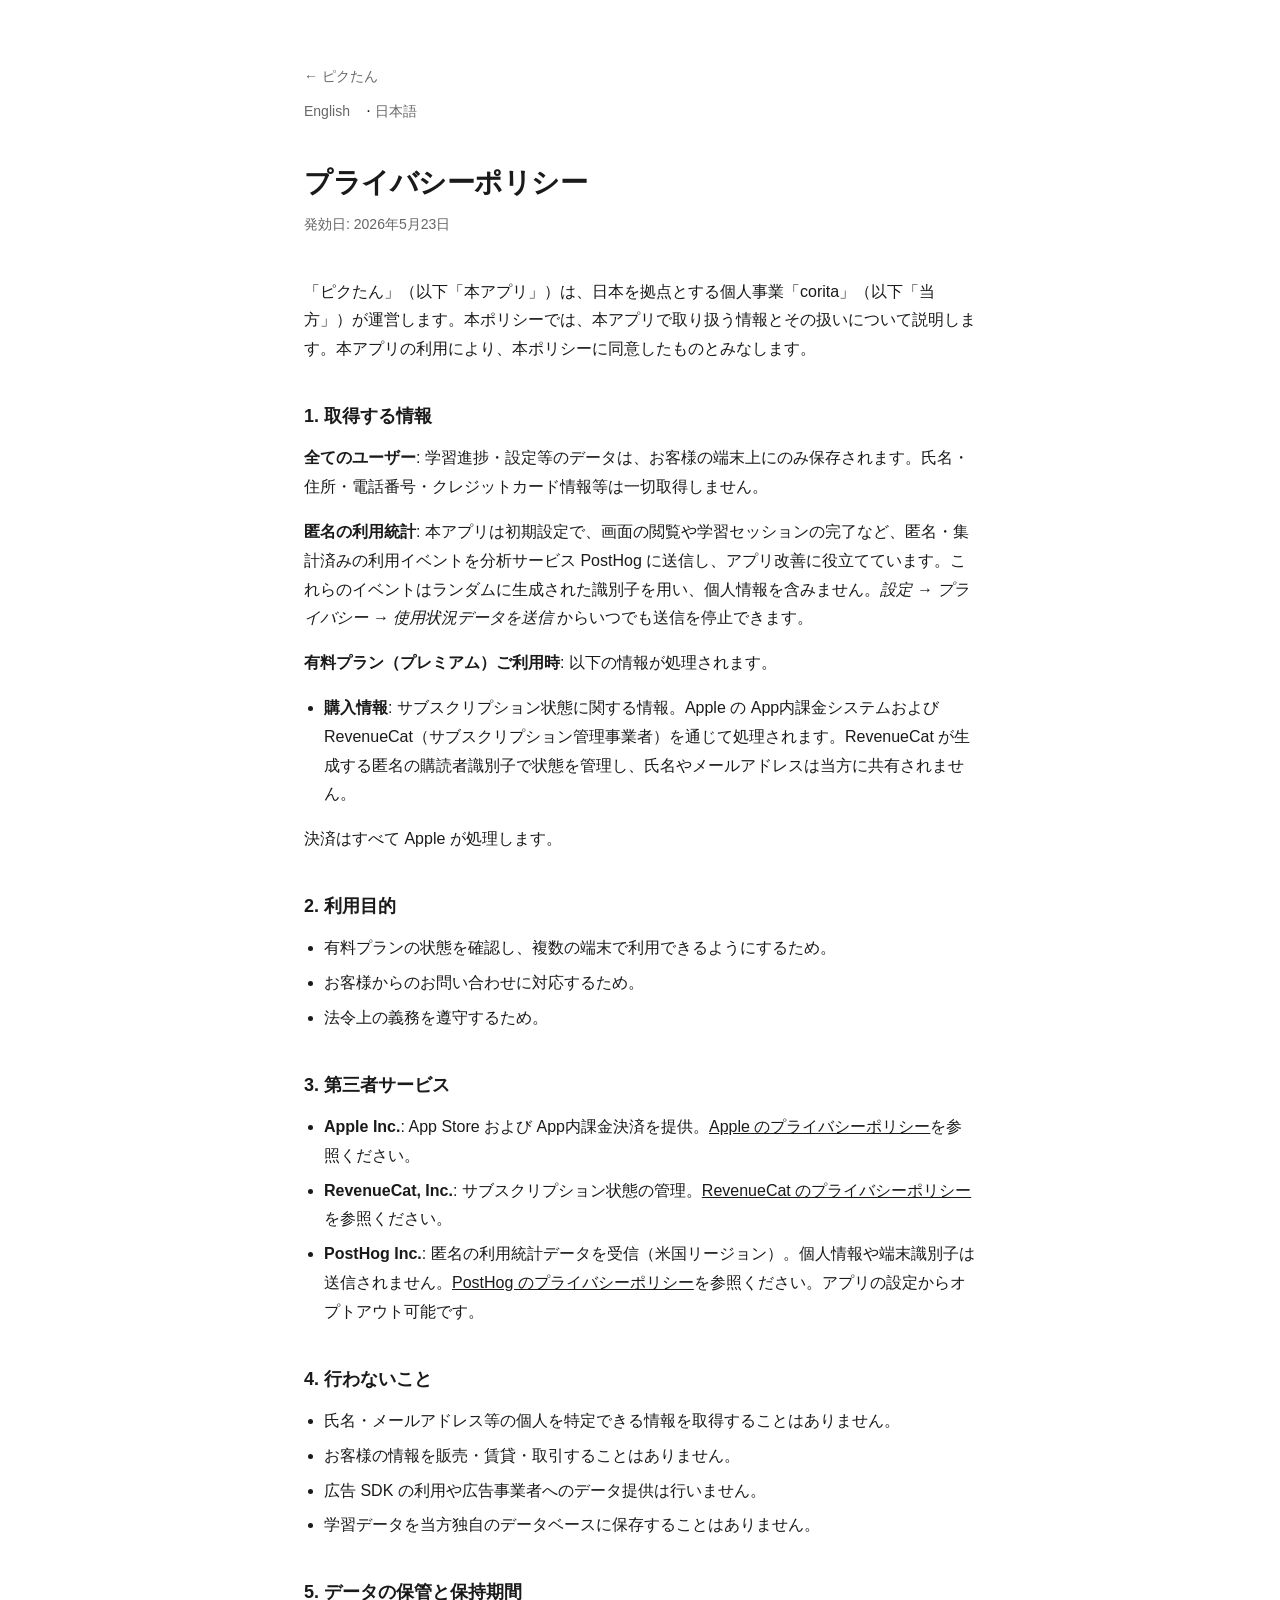
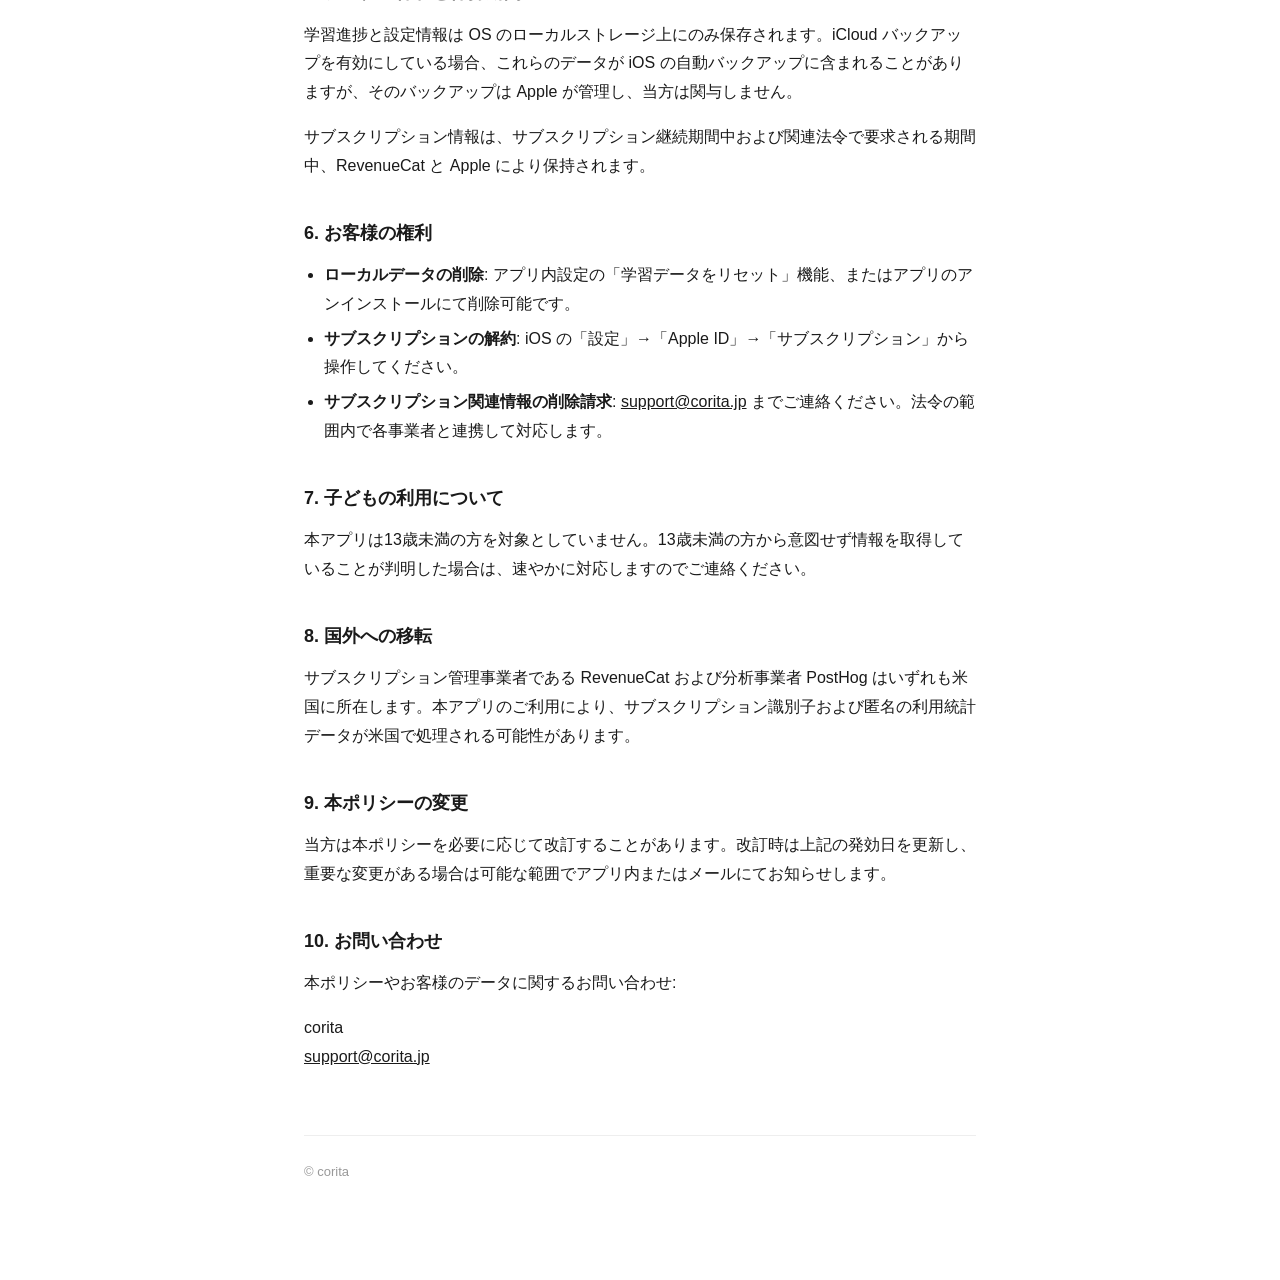
<file: pictan/privacy-ja.html>
<!DOCTYPE html>
<html lang="ja">
<head>
<meta charset="UTF-8">
<meta name="viewport" content="width=device-width, initial-scale=1">
<link rel="icon" type="image/png" href="/favicon.png">
<link rel="apple-touch-icon" href="/apple-touch-icon.png">
<title>プライバシーポリシー — ピクたん</title>
<style>
  :root { color-scheme: light; }
  * { box-sizing: border-box; }
  body {
    font-family: -apple-system, BlinkMacSystemFont, "Segoe UI", "Hiragino Sans", "Hiragino Kaku Gothic ProN", Meiryo, sans-serif;
    margin: 0;
    color: #1a1a1a;
    background: #fff;
    line-height: 1.8;
  }
  .wrap { max-width: 720px; margin: 0 auto; padding: 64px 24px 96px; }
  .brand { color: #666; font-size: 14px; margin: 0 0 8px; }
  .brand a { color: #666; text-decoration: none; }
  .lang { margin: 0 0 32px; }
  .lang a { color: #666; text-decoration: none; margin-right: 12px; font-size: 14px; }
  h1 { font-size: 28px; margin: 0 0 4px; letter-spacing: -0.5px; }
  .effective { color: #666; font-size: 14px; margin: 0 0 40px; }
  h2 { font-size: 18px; margin-top: 36px; margin-bottom: 12px; }
  p { margin: 0 0 16px; }
  ul { padding-left: 20px; margin: 0 0 16px; }
  li { margin-bottom: 6px; }
  a { color: #1a1a1a; }
  footer { color: #999; font-size: 13px; margin-top: 64px; border-top: 1px solid #eee; padding-top: 24px; }
</style>

  <!-- PostHog Web Analytics -->
  <script>
    !function(t,e){var o,n,p,r;e.__SV||(window.posthog && window.posthog.__loaded)||(window.posthog=e,e._i=[],e.init=function(i,s,a){function g(t,e){var o=e.split(".");2==o.length&&(t=t[o[0]],e=o[1]),t[e]=function(){t.push([e].concat(Array.prototype.slice.call(arguments,0)))}}(p=t.createElement("script")).type="text/javascript",p.crossOrigin="anonymous",p.async=!0,p.src=s.api_host.replace(".i.posthog.com","-assets.i.posthog.com")+"/static/array.js",(r=t.getElementsByTagName("script")[0]).parentNode.insertBefore(p,r);var u=e;for(void 0!==a?u=e[a]=[]:a="posthog",u.people=u.people||[],u.toString=function(t){var e="posthog";return"posthog"!==a&&(e+="."+a),t||(e+=" (stub)"),e},u.people.toString=function(){return u.toString(1)+".people (stub)"},o="Mi Ri init Vi Gi Rr Wi Ji Bi capture calculateEventProperties tn register register_once register_for_session unregister unregister_for_session an getFeatureFlag getFeatureFlagPayload getFeatureFlagResult isFeatureEnabled reloadFeatureFlags updateFlags updateEarlyAccessFeatureEnrollment getEarlyAccessFeatures on onFeatureFlags onSurveysLoaded onSessionId getSurveys getActiveMatchingSurveys renderSurvey displaySurvey cancelPendingSurvey canRenderSurvey canRenderSurveyAsync un identify setPersonProperties group resetGroups setPersonPropertiesForFlags resetPersonPropertiesForFlags setGroupPropertiesForFlags resetGroupPropertiesForFlags reset setIdentity clearIdentity get_distinct_id getGroups get_session_id get_session_replay_url alias set_config startSessionRecording stopSessionRecording sessionRecordingStarted captureException addExceptionStep captureLog startExceptionAutocapture stopExceptionAutocapture loadToolbar get_property getSessionProperty nn Xi createPersonProfile setInternalOrTestUser sn Hi cn opt_in_capturing opt_out_capturing has_opted_in_capturing has_opted_out_capturing get_explicit_consent_status is_capturing clear_opt_in_out_capturing Ki debug Lr rn getPageViewId captureTraceFeedback captureTraceMetric Di".split(" "),n=0;n<o.length;n++)g(u,o[n]);e._i.push([i,s,a])},e.__SV=1)}(document,window.posthog||[]);
    posthog.init('phc_rWcrSJkdcYnk5cGF9qBrARbBvBnhsoNQjpHH9aCFtLf6', {
      api_host: 'https://p.corita.jp',
      ui_host: 'https://us.posthog.com',
      defaults: '2026-01-30',
      person_profiles: 'identified_only',
    });
    // CTA クリック追跡 (App Store ボタン) — 広告→LP→App Storeクリック ファネル用
    document.addEventListener('DOMContentLoaded', function() {
      document.querySelectorAll('[data-app-store-link]').forEach(function(el) {
        el.addEventListener('click', function() {
          if (typeof posthog !== 'undefined') {
            posthog.capture('cta_app_store_clicked', {
              location: window.location.pathname,
              href: el.href || el.getAttribute('href'),
              language: document.documentElement.lang || 'unknown'
            });
          }
        });
      });
    });
  </script>
</head>
<body>
<div class="wrap">
  <p class="brand"><a href="/ja">← ピクたん</a></p>
  <div class="lang"><a href="/privacy">English</a> · <a href="/privacy-ja">日本語</a></div>

  <h1>プライバシーポリシー</h1>
  <p class="effective">発効日: 2026年5月23日</p>

  <p>「ピクたん」（以下「本アプリ」）は、日本を拠点とする個人事業「corita」（以下「当方」）が運営します。本ポリシーでは、本アプリで取り扱う情報とその扱いについて説明します。本アプリの利用により、本ポリシーに同意したものとみなします。</p>

  <h2>1. 取得する情報</h2>

  <p><strong>全てのユーザー</strong>: 学習進捗・設定等のデータは、お客様の端末上にのみ保存されます。氏名・住所・電話番号・クレジットカード情報等は一切取得しません。</p>

  <p><strong>匿名の利用統計</strong>: 本アプリは初期設定で、画面の閲覧や学習セッションの完了など、匿名・集計済みの利用イベントを分析サービス PostHog に送信し、アプリ改善に役立てています。これらのイベントはランダムに生成された識別子を用い、個人情報を含みません。<em>設定 → プライバシー → 使用状況データを送信</em> からいつでも送信を停止できます。</p>

  <p><strong>有料プラン（プレミアム）ご利用時</strong>: 以下の情報が処理されます。</p>
  <ul>
    <li><strong>購入情報</strong>: サブスクリプション状態に関する情報。Apple の App内課金システムおよび RevenueCat（サブスクリプション管理事業者）を通じて処理されます。RevenueCat が生成する匿名の購読者識別子で状態を管理し、氏名やメールアドレスは当方に共有されません。</li>
  </ul>

  <p>決済はすべて Apple が処理します。</p>

  <h2>2. 利用目的</h2>
  <ul>
    <li>有料プランの状態を確認し、複数の端末で利用できるようにするため。</li>
    <li>お客様からのお問い合わせに対応するため。</li>
    <li>法令上の義務を遵守するため。</li>
  </ul>

  <h2>3. 第三者サービス</h2>
  <ul>
    <li><strong>Apple Inc.</strong>: App Store および App内課金決済を提供。<a href="https://www.apple.com/legal/privacy/" rel="noopener">Apple のプライバシーポリシー</a>を参照ください。</li>
    <li><strong>RevenueCat, Inc.</strong>: サブスクリプション状態の管理。<a href="https://www.revenuecat.com/privacy" rel="noopener">RevenueCat のプライバシーポリシー</a>を参照ください。</li>
    <li><strong>PostHog Inc.</strong>: 匿名の利用統計データを受信（米国リージョン）。個人情報や端末識別子は送信されません。<a href="https://posthog.com/privacy" rel="noopener">PostHog のプライバシーポリシー</a>を参照ください。アプリの設定からオプトアウト可能です。</li>
  </ul>

  <h2>4. 行わないこと</h2>
  <ul>
    <li>氏名・メールアドレス等の個人を特定できる情報を取得することはありません。</li>
    <li>お客様の情報を販売・賃貸・取引することはありません。</li>
    <li>広告 SDK の利用や広告事業者へのデータ提供は行いません。</li>
    <li>学習データを当方独自のデータベースに保存することはありません。</li>
  </ul>

  <h2>5. データの保管と保持期間</h2>
  <p>学習進捗と設定情報は OS のローカルストレージ上にのみ保存されます。iCloud バックアップを有効にしている場合、これらのデータが iOS の自動バックアップに含まれることがありますが、そのバックアップは Apple が管理し、当方は関与しません。</p>
  <p>サブスクリプション情報は、サブスクリプション継続期間中および関連法令で要求される期間中、RevenueCat と Apple により保持されます。</p>

  <h2>6. お客様の権利</h2>
  <ul>
    <li><strong>ローカルデータの削除</strong>: アプリ内設定の「学習データをリセット」機能、またはアプリのアンインストールにて削除可能です。</li>
    <li><strong>サブスクリプションの解約</strong>: iOS の「設定」→「Apple ID」→「サブスクリプション」から操作してください。</li>
    <li><strong>サブスクリプション関連情報の削除請求</strong>: <a href="mailto:support@corita.jp">support@corita.jp</a> までご連絡ください。法令の範囲内で各事業者と連携して対応します。</li>
  </ul>

  <h2>7. 子どもの利用について</h2>
  <p>本アプリは13歳未満の方を対象としていません。13歳未満の方から意図せず情報を取得していることが判明した場合は、速やかに対応しますのでご連絡ください。</p>

  <h2>8. 国外への移転</h2>
  <p>サブスクリプション管理事業者である RevenueCat および分析事業者 PostHog はいずれも米国に所在します。本アプリのご利用により、サブスクリプション識別子および匿名の利用統計データが米国で処理される可能性があります。</p>

  <h2>9. 本ポリシーの変更</h2>
  <p>当方は本ポリシーを必要に応じて改訂することがあります。改訂時は上記の発効日を更新し、重要な変更がある場合は可能な範囲でアプリ内またはメールにてお知らせします。</p>

  <h2>10. お問い合わせ</h2>
  <p>本ポリシーやお客様のデータに関するお問い合わせ:</p>
  <p>corita<br><a href="mailto:support@corita.jp">support@corita.jp</a></p>

  <footer>© corita</footer>
</div>
</body>
</html>
</file>
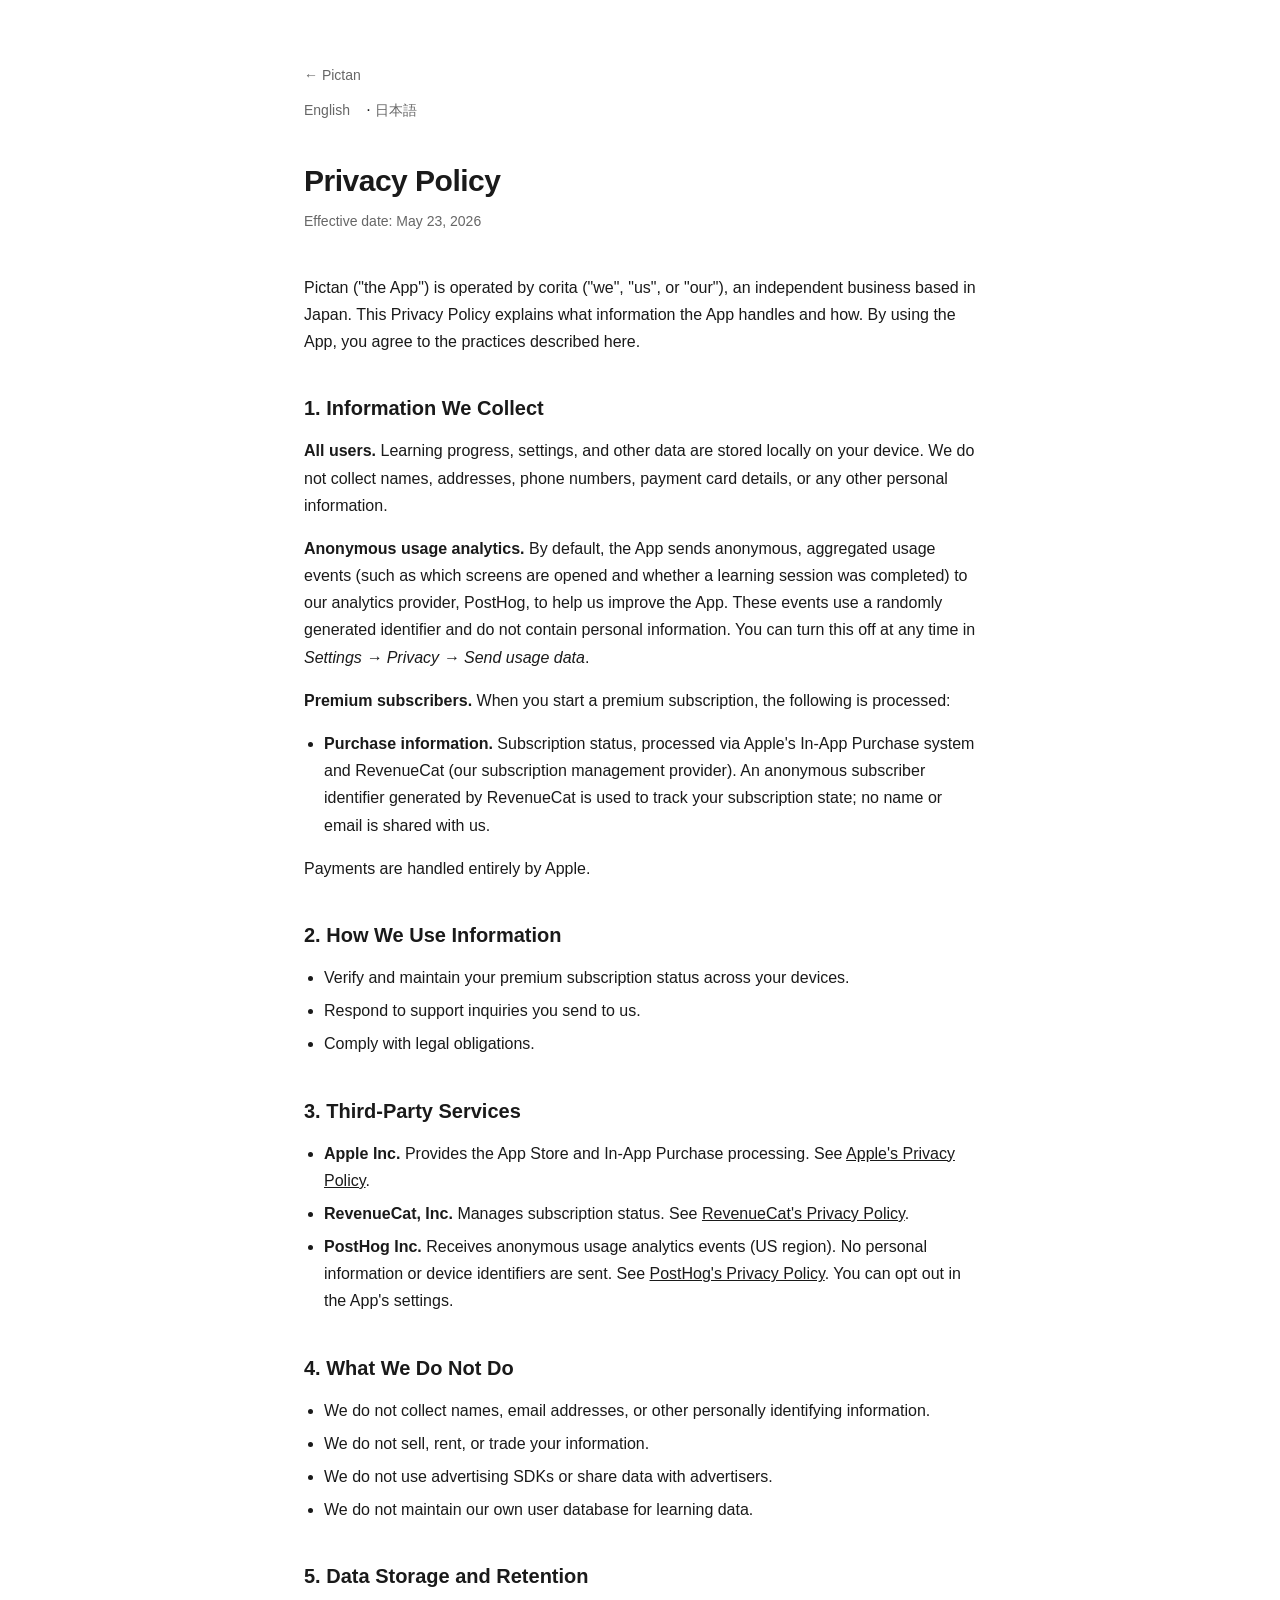
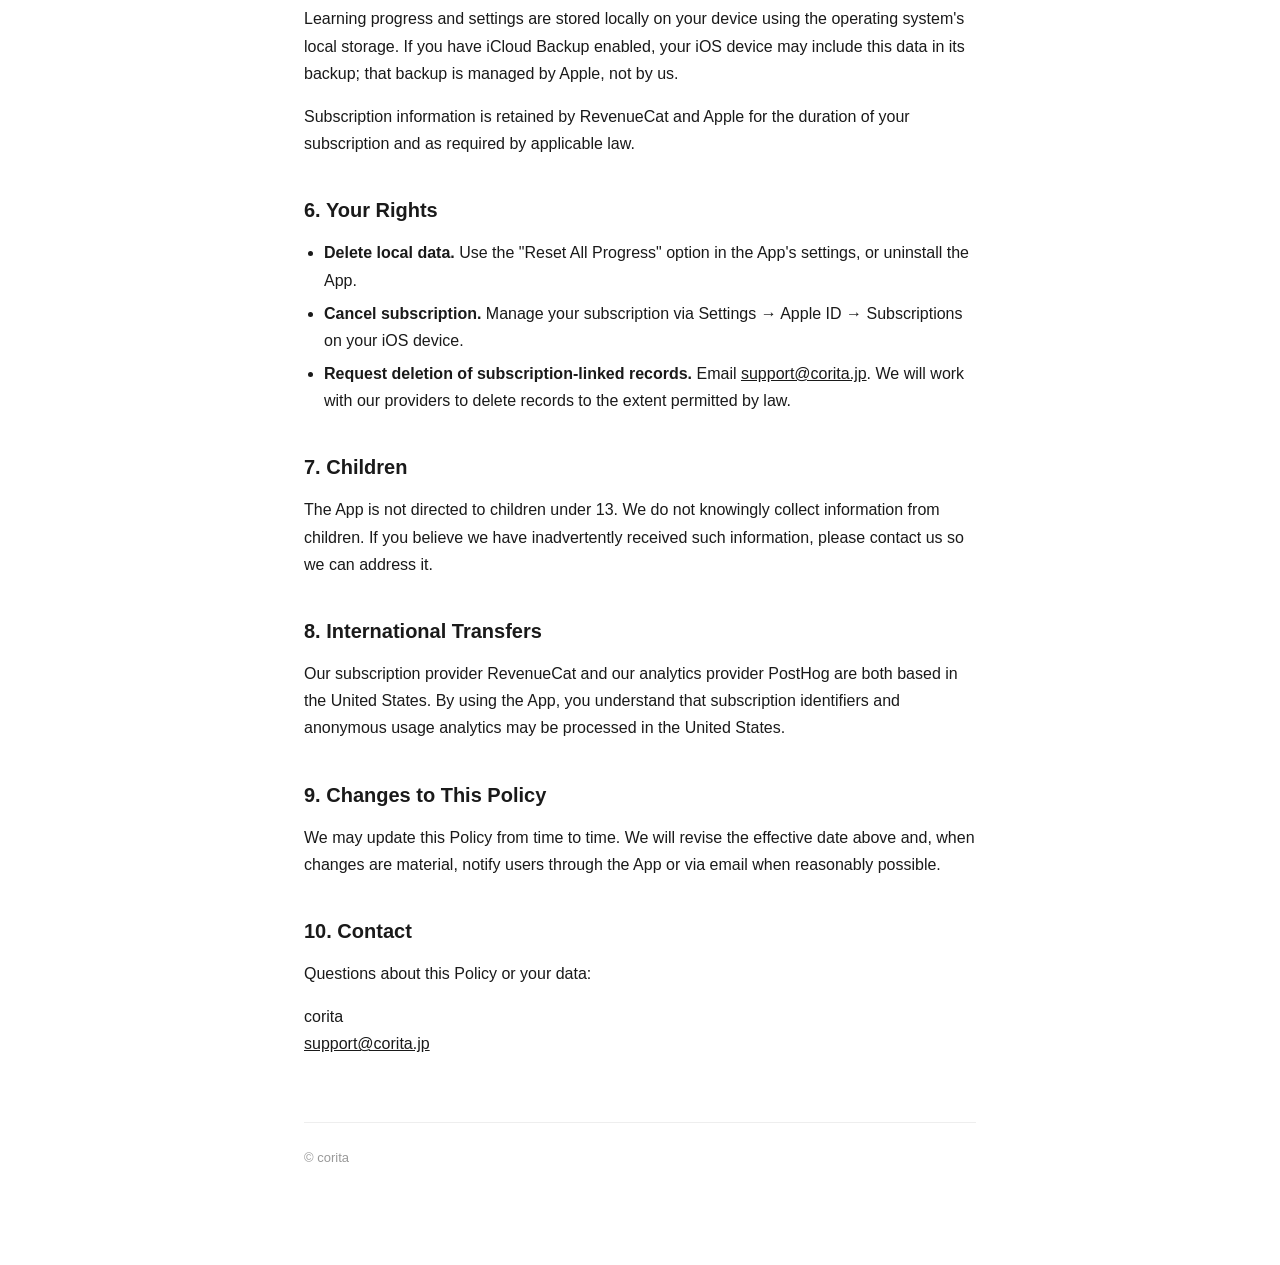
<file: pictan/privacy.html>
<!DOCTYPE html>
<html lang="en">
<head>
<meta charset="UTF-8">
<meta name="viewport" content="width=device-width, initial-scale=1">
<link rel="icon" type="image/png" href="/favicon.png">
<link rel="apple-touch-icon" href="/apple-touch-icon.png">
<title>Privacy Policy — Pictan</title>
<style>
  :root { color-scheme: light; }
  * { box-sizing: border-box; }
  body {
    font-family: -apple-system, BlinkMacSystemFont, "Segoe UI", "Hiragino Sans", "Hiragino Kaku Gothic ProN", Meiryo, sans-serif;
    margin: 0;
    color: #1a1a1a;
    background: #fff;
    line-height: 1.7;
  }
  .wrap { max-width: 720px; margin: 0 auto; padding: 64px 24px 96px; }
  .brand { color: #666; font-size: 14px; margin: 0 0 8px; }
  .brand a { color: #666; text-decoration: none; }
  .lang { margin: 0 0 32px; }
  .lang a { color: #666; text-decoration: none; margin-right: 12px; font-size: 14px; }
  h1 { font-size: 30px; margin: 0 0 4px; letter-spacing: -0.5px; }
  .effective { color: #666; font-size: 14px; margin: 0 0 40px; }
  h2 { font-size: 20px; margin-top: 36px; margin-bottom: 12px; }
  p { margin: 0 0 16px; }
  ul { padding-left: 20px; margin: 0 0 16px; }
  li { margin-bottom: 6px; }
  a { color: #1a1a1a; }
  footer { color: #999; font-size: 13px; margin-top: 64px; border-top: 1px solid #eee; padding-top: 24px; }
</style>

  <!-- PostHog Web Analytics -->
  <script>
    !function(t,e){var o,n,p,r;e.__SV||(window.posthog && window.posthog.__loaded)||(window.posthog=e,e._i=[],e.init=function(i,s,a){function g(t,e){var o=e.split(".");2==o.length&&(t=t[o[0]],e=o[1]),t[e]=function(){t.push([e].concat(Array.prototype.slice.call(arguments,0)))}}(p=t.createElement("script")).type="text/javascript",p.crossOrigin="anonymous",p.async=!0,p.src=s.api_host.replace(".i.posthog.com","-assets.i.posthog.com")+"/static/array.js",(r=t.getElementsByTagName("script")[0]).parentNode.insertBefore(p,r);var u=e;for(void 0!==a?u=e[a]=[]:a="posthog",u.people=u.people||[],u.toString=function(t){var e="posthog";return"posthog"!==a&&(e+="."+a),t||(e+=" (stub)"),e},u.people.toString=function(){return u.toString(1)+".people (stub)"},o="Mi Ri init Vi Gi Rr Wi Ji Bi capture calculateEventProperties tn register register_once register_for_session unregister unregister_for_session an getFeatureFlag getFeatureFlagPayload getFeatureFlagResult isFeatureEnabled reloadFeatureFlags updateFlags updateEarlyAccessFeatureEnrollment getEarlyAccessFeatures on onFeatureFlags onSurveysLoaded onSessionId getSurveys getActiveMatchingSurveys renderSurvey displaySurvey cancelPendingSurvey canRenderSurvey canRenderSurveyAsync un identify setPersonProperties group resetGroups setPersonPropertiesForFlags resetPersonPropertiesForFlags setGroupPropertiesForFlags resetGroupPropertiesForFlags reset setIdentity clearIdentity get_distinct_id getGroups get_session_id get_session_replay_url alias set_config startSessionRecording stopSessionRecording sessionRecordingStarted captureException addExceptionStep captureLog startExceptionAutocapture stopExceptionAutocapture loadToolbar get_property getSessionProperty nn Xi createPersonProfile setInternalOrTestUser sn Hi cn opt_in_capturing opt_out_capturing has_opted_in_capturing has_opted_out_capturing get_explicit_consent_status is_capturing clear_opt_in_out_capturing Ki debug Lr rn getPageViewId captureTraceFeedback captureTraceMetric Di".split(" "),n=0;n<o.length;n++)g(u,o[n]);e._i.push([i,s,a])},e.__SV=1)}(document,window.posthog||[]);
    posthog.init('phc_rWcrSJkdcYnk5cGF9qBrARbBvBnhsoNQjpHH9aCFtLf6', {
      api_host: 'https://p.corita.jp',
      ui_host: 'https://us.posthog.com',
      defaults: '2026-01-30',
      person_profiles: 'identified_only',
    });
    // CTA クリック追跡 (App Store ボタン) — 広告→LP→App Storeクリック ファネル用
    document.addEventListener('DOMContentLoaded', function() {
      document.querySelectorAll('[data-app-store-link]').forEach(function(el) {
        el.addEventListener('click', function() {
          if (typeof posthog !== 'undefined') {
            posthog.capture('cta_app_store_clicked', {
              location: window.location.pathname,
              href: el.href || el.getAttribute('href'),
              language: document.documentElement.lang || 'unknown'
            });
          }
        });
      });
    });
  </script>
</head>
<body>
<div class="wrap">
  <p class="brand"><a href="/">← Pictan</a></p>
  <div class="lang"><a href="/privacy">English</a> · <a href="/privacy-ja">日本語</a></div>

  <h1>Privacy Policy</h1>
  <p class="effective">Effective date: May 23, 2026</p>

  <p>Pictan ("the App") is operated by corita ("we", "us", or "our"), an independent business based in Japan. This Privacy Policy explains what information the App handles and how. By using the App, you agree to the practices described here.</p>

  <h2>1. Information We Collect</h2>

  <p><strong>All users.</strong> Learning progress, settings, and other data are stored locally on your device. We do not collect names, addresses, phone numbers, payment card details, or any other personal information.</p>

  <p><strong>Anonymous usage analytics.</strong> By default, the App sends anonymous, aggregated usage events (such as which screens are opened and whether a learning session was completed) to our analytics provider, PostHog, to help us improve the App. These events use a randomly generated identifier and do not contain personal information. You can turn this off at any time in <em>Settings → Privacy → Send usage data</em>.</p>

  <p><strong>Premium subscribers.</strong> When you start a premium subscription, the following is processed:</p>
  <ul>
    <li><strong>Purchase information.</strong> Subscription status, processed via Apple's In-App Purchase system and RevenueCat (our subscription management provider). An anonymous subscriber identifier generated by RevenueCat is used to track your subscription state; no name or email is shared with us.</li>
  </ul>

  <p>Payments are handled entirely by Apple.</p>

  <h2>2. How We Use Information</h2>
  <ul>
    <li>Verify and maintain your premium subscription status across your devices.</li>
    <li>Respond to support inquiries you send to us.</li>
    <li>Comply with legal obligations.</li>
  </ul>

  <h2>3. Third-Party Services</h2>
  <ul>
    <li><strong>Apple Inc.</strong> Provides the App Store and In-App Purchase processing. See <a href="https://www.apple.com/legal/privacy/" rel="noopener">Apple's Privacy Policy</a>.</li>
    <li><strong>RevenueCat, Inc.</strong> Manages subscription status. See <a href="https://www.revenuecat.com/privacy" rel="noopener">RevenueCat's Privacy Policy</a>.</li>
    <li><strong>PostHog Inc.</strong> Receives anonymous usage analytics events (US region). No personal information or device identifiers are sent. See <a href="https://posthog.com/privacy" rel="noopener">PostHog's Privacy Policy</a>. You can opt out in the App's settings.</li>
  </ul>

  <h2>4. What We Do Not Do</h2>
  <ul>
    <li>We do not collect names, email addresses, or other personally identifying information.</li>
    <li>We do not sell, rent, or trade your information.</li>
    <li>We do not use advertising SDKs or share data with advertisers.</li>
    <li>We do not maintain our own user database for learning data.</li>
  </ul>

  <h2>5. Data Storage and Retention</h2>
  <p>Learning progress and settings are stored locally on your device using the operating system's local storage. If you have iCloud Backup enabled, your iOS device may include this data in its backup; that backup is managed by Apple, not by us.</p>
  <p>Subscription information is retained by RevenueCat and Apple for the duration of your subscription and as required by applicable law.</p>

  <h2>6. Your Rights</h2>
  <ul>
    <li><strong>Delete local data.</strong> Use the "Reset All Progress" option in the App's settings, or uninstall the App.</li>
    <li><strong>Cancel subscription.</strong> Manage your subscription via Settings → Apple ID → Subscriptions on your iOS device.</li>
    <li><strong>Request deletion of subscription-linked records.</strong> Email <a href="mailto:support@corita.jp">support@corita.jp</a>. We will work with our providers to delete records to the extent permitted by law.</li>
  </ul>

  <h2>7. Children</h2>
  <p>The App is not directed to children under 13. We do not knowingly collect information from children. If you believe we have inadvertently received such information, please contact us so we can address it.</p>

  <h2>8. International Transfers</h2>
  <p>Our subscription provider RevenueCat and our analytics provider PostHog are both based in the United States. By using the App, you understand that subscription identifiers and anonymous usage analytics may be processed in the United States.</p>

  <h2>9. Changes to This Policy</h2>
  <p>We may update this Policy from time to time. We will revise the effective date above and, when changes are material, notify users through the App or via email when reasonably possible.</p>

  <h2>10. Contact</h2>
  <p>Questions about this Policy or your data:</p>
  <p>corita<br><a href="mailto:support@corita.jp">support@corita.jp</a></p>

  <footer>© corita</footer>
</div>
</body>
</html>
</file>
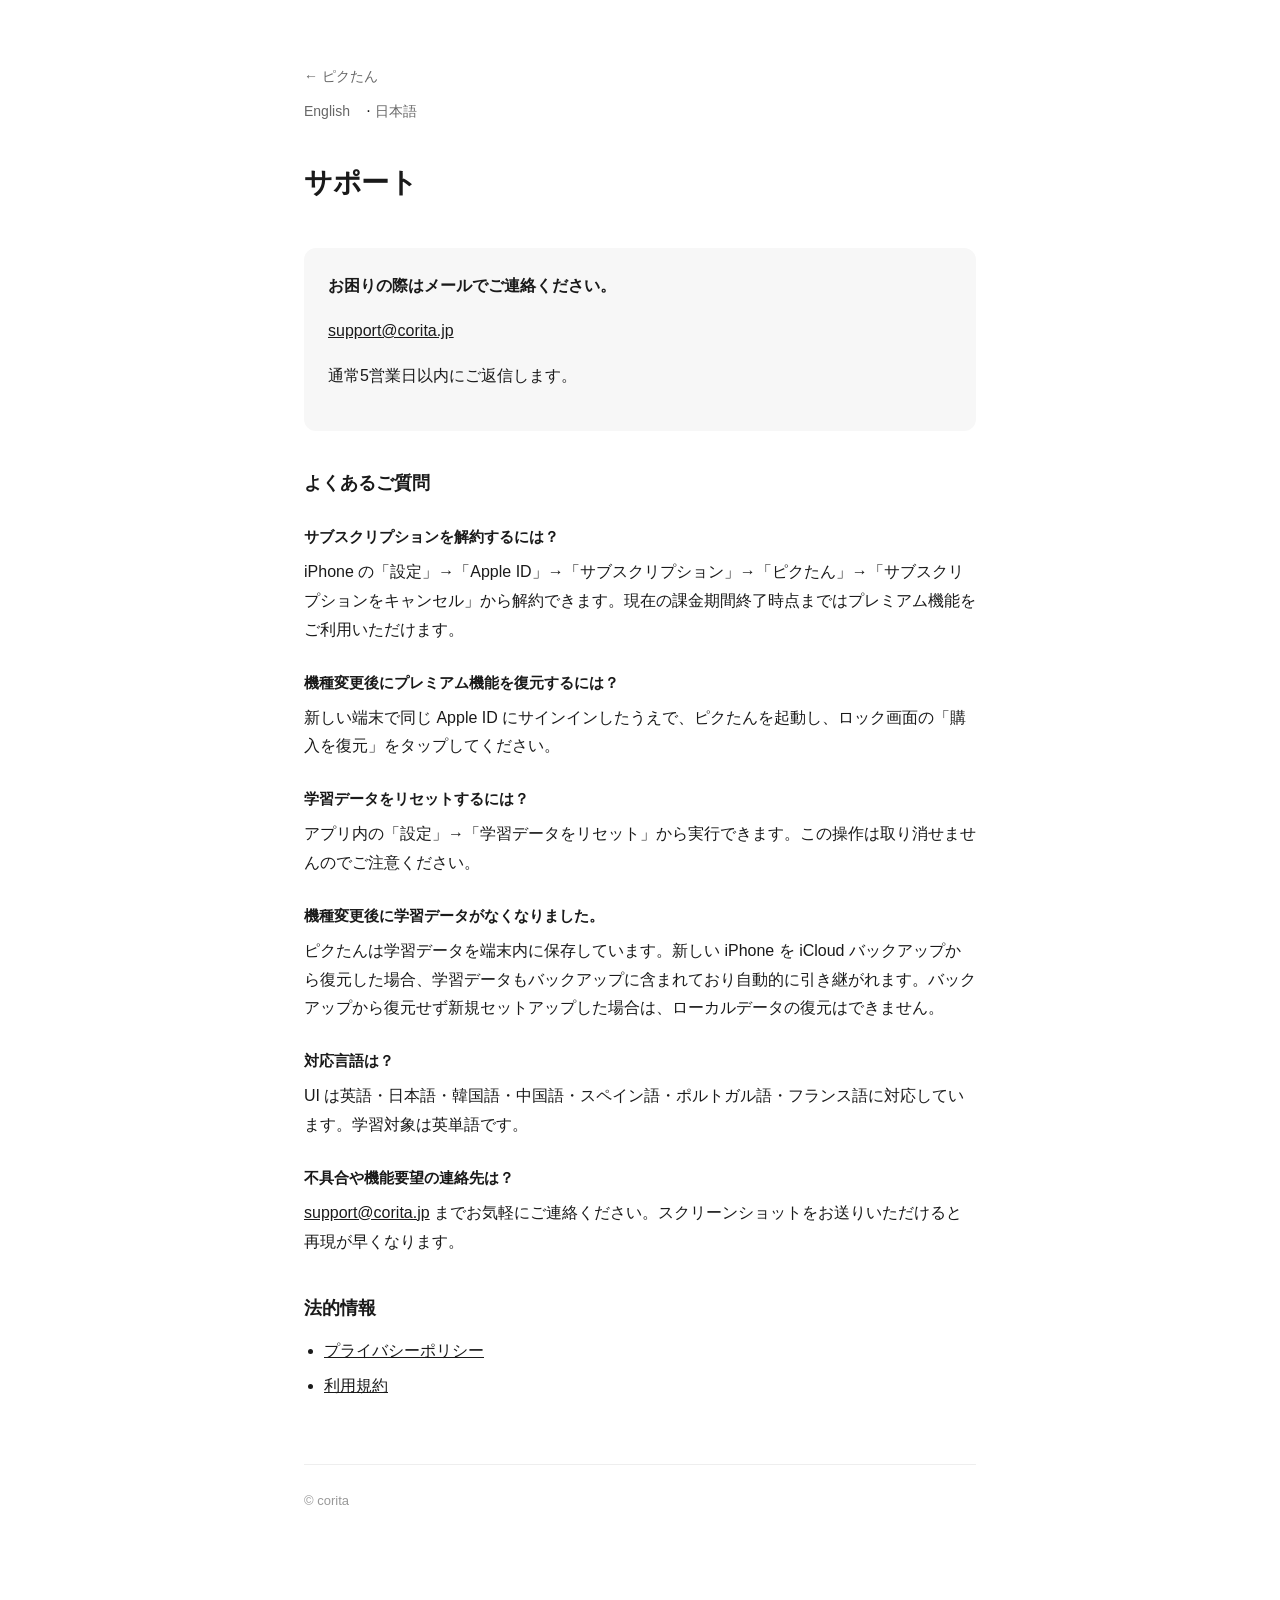
<file: pictan/support-ja.html>
<!DOCTYPE html>
<html lang="ja">
<head>
<meta charset="UTF-8">
<meta name="viewport" content="width=device-width, initial-scale=1">
<link rel="icon" type="image/png" href="/favicon.png">
<link rel="apple-touch-icon" href="/apple-touch-icon.png">
<title>サポート — ピクたん</title>
<style>
  :root { color-scheme: light; }
  * { box-sizing: border-box; }
  body {
    font-family: -apple-system, BlinkMacSystemFont, "Segoe UI", "Hiragino Sans", "Hiragino Kaku Gothic ProN", Meiryo, sans-serif;
    margin: 0;
    color: #1a1a1a;
    background: #fff;
    line-height: 1.8;
  }
  .wrap { max-width: 720px; margin: 0 auto; padding: 64px 24px 96px; }
  .brand { color: #666; font-size: 14px; margin: 0 0 8px; }
  .brand a { color: #666; text-decoration: none; }
  .lang { margin: 0 0 32px; }
  .lang a { color: #666; text-decoration: none; margin-right: 12px; font-size: 14px; }
  h1 { font-size: 28px; margin: 0 0 40px; letter-spacing: -0.5px; }
  h2 { font-size: 18px; margin-top: 36px; margin-bottom: 12px; }
  h3 { font-size: 15px; margin-top: 24px; margin-bottom: 8px; }
  p { margin: 0 0 16px; }
  ul { padding-left: 20px; margin: 0 0 16px; }
  li { margin-bottom: 6px; }
  a { color: #1a1a1a; }
  .contact { background: #f7f7f7; border-radius: 12px; padding: 24px; margin: 24px 0; }
  footer { color: #999; font-size: 13px; margin-top: 64px; border-top: 1px solid #eee; padding-top: 24px; }
</style>

  <!-- PostHog Web Analytics -->
  <script>
    !function(t,e){var o,n,p,r;e.__SV||(window.posthog && window.posthog.__loaded)||(window.posthog=e,e._i=[],e.init=function(i,s,a){function g(t,e){var o=e.split(".");2==o.length&&(t=t[o[0]],e=o[1]),t[e]=function(){t.push([e].concat(Array.prototype.slice.call(arguments,0)))}}(p=t.createElement("script")).type="text/javascript",p.crossOrigin="anonymous",p.async=!0,p.src=s.api_host.replace(".i.posthog.com","-assets.i.posthog.com")+"/static/array.js",(r=t.getElementsByTagName("script")[0]).parentNode.insertBefore(p,r);var u=e;for(void 0!==a?u=e[a]=[]:a="posthog",u.people=u.people||[],u.toString=function(t){var e="posthog";return"posthog"!==a&&(e+="."+a),t||(e+=" (stub)"),e},u.people.toString=function(){return u.toString(1)+".people (stub)"},o="Mi Ri init Vi Gi Rr Wi Ji Bi capture calculateEventProperties tn register register_once register_for_session unregister unregister_for_session an getFeatureFlag getFeatureFlagPayload getFeatureFlagResult isFeatureEnabled reloadFeatureFlags updateFlags updateEarlyAccessFeatureEnrollment getEarlyAccessFeatures on onFeatureFlags onSurveysLoaded onSessionId getSurveys getActiveMatchingSurveys renderSurvey displaySurvey cancelPendingSurvey canRenderSurvey canRenderSurveyAsync un identify setPersonProperties group resetGroups setPersonPropertiesForFlags resetPersonPropertiesForFlags setGroupPropertiesForFlags resetGroupPropertiesForFlags reset setIdentity clearIdentity get_distinct_id getGroups get_session_id get_session_replay_url alias set_config startSessionRecording stopSessionRecording sessionRecordingStarted captureException addExceptionStep captureLog startExceptionAutocapture stopExceptionAutocapture loadToolbar get_property getSessionProperty nn Xi createPersonProfile setInternalOrTestUser sn Hi cn opt_in_capturing opt_out_capturing has_opted_in_capturing has_opted_out_capturing get_explicit_consent_status is_capturing clear_opt_in_out_capturing Ki debug Lr rn getPageViewId captureTraceFeedback captureTraceMetric Di".split(" "),n=0;n<o.length;n++)g(u,o[n]);e._i.push([i,s,a])},e.__SV=1)}(document,window.posthog||[]);
    posthog.init('phc_rWcrSJkdcYnk5cGF9qBrARbBvBnhsoNQjpHH9aCFtLf6', {
      api_host: 'https://p.corita.jp',
      ui_host: 'https://us.posthog.com',
      defaults: '2026-01-30',
      person_profiles: 'identified_only',
    });
    // CTA クリック追跡 (App Store ボタン) — 広告→LP→App Storeクリック ファネル用
    document.addEventListener('DOMContentLoaded', function() {
      document.querySelectorAll('[data-app-store-link]').forEach(function(el) {
        el.addEventListener('click', function() {
          if (typeof posthog !== 'undefined') {
            posthog.capture('cta_app_store_clicked', {
              location: window.location.pathname,
              href: el.href || el.getAttribute('href'),
              language: document.documentElement.lang || 'unknown'
            });
          }
        });
      });
    });
  </script>
</head>
<body>
<div class="wrap">
  <p class="brand"><a href="/ja">← ピクたん</a></p>
  <div class="lang"><a href="/support">English</a> · <a href="/support-ja">日本語</a></div>

  <h1>サポート</h1>

  <div class="contact">
    <p><strong>お困りの際はメールでご連絡ください。</strong></p>
    <p><a href="mailto:support@corita.jp">support@corita.jp</a></p>
    <p>通常5営業日以内にご返信します。</p>
  </div>

  <h2>よくあるご質問</h2>

  <h3>サブスクリプションを解約するには？</h3>
  <p>iPhone の「設定」→「Apple ID」→「サブスクリプション」→「ピクたん」→「サブスクリプションをキャンセル」から解約できます。現在の課金期間終了時点まではプレミアム機能をご利用いただけます。</p>

  <h3>機種変更後にプレミアム機能を復元するには？</h3>
  <p>新しい端末で同じ Apple ID にサインインしたうえで、ピクたんを起動し、ロック画面の「購入を復元」をタップしてください。</p>

  <h3>学習データをリセットするには？</h3>
  <p>アプリ内の「設定」→「学習データをリセット」から実行できます。この操作は取り消せませんのでご注意ください。</p>

  <h3>機種変更後に学習データがなくなりました。</h3>
  <p>ピクたんは学習データを端末内に保存しています。新しい iPhone を iCloud バックアップから復元した場合、学習データもバックアップに含まれており自動的に引き継がれます。バックアップから復元せず新規セットアップした場合は、ローカルデータの復元はできません。</p>

  <h3>対応言語は？</h3>
  <p>UI は英語・日本語・韓国語・中国語・スペイン語・ポルトガル語・フランス語に対応しています。学習対象は英単語です。</p>

  <h3>不具合や機能要望の連絡先は？</h3>
  <p><a href="mailto:support@corita.jp">support@corita.jp</a> までお気軽にご連絡ください。スクリーンショットをお送りいただけると再現が早くなります。</p>

  <h2>法的情報</h2>
  <ul>
    <li><a href="/privacy-ja">プライバシーポリシー</a></li>
    <li><a href="/terms-ja">利用規約</a></li>
  </ul>

  <footer>© corita</footer>
</div>
</body>
</html>
</file>
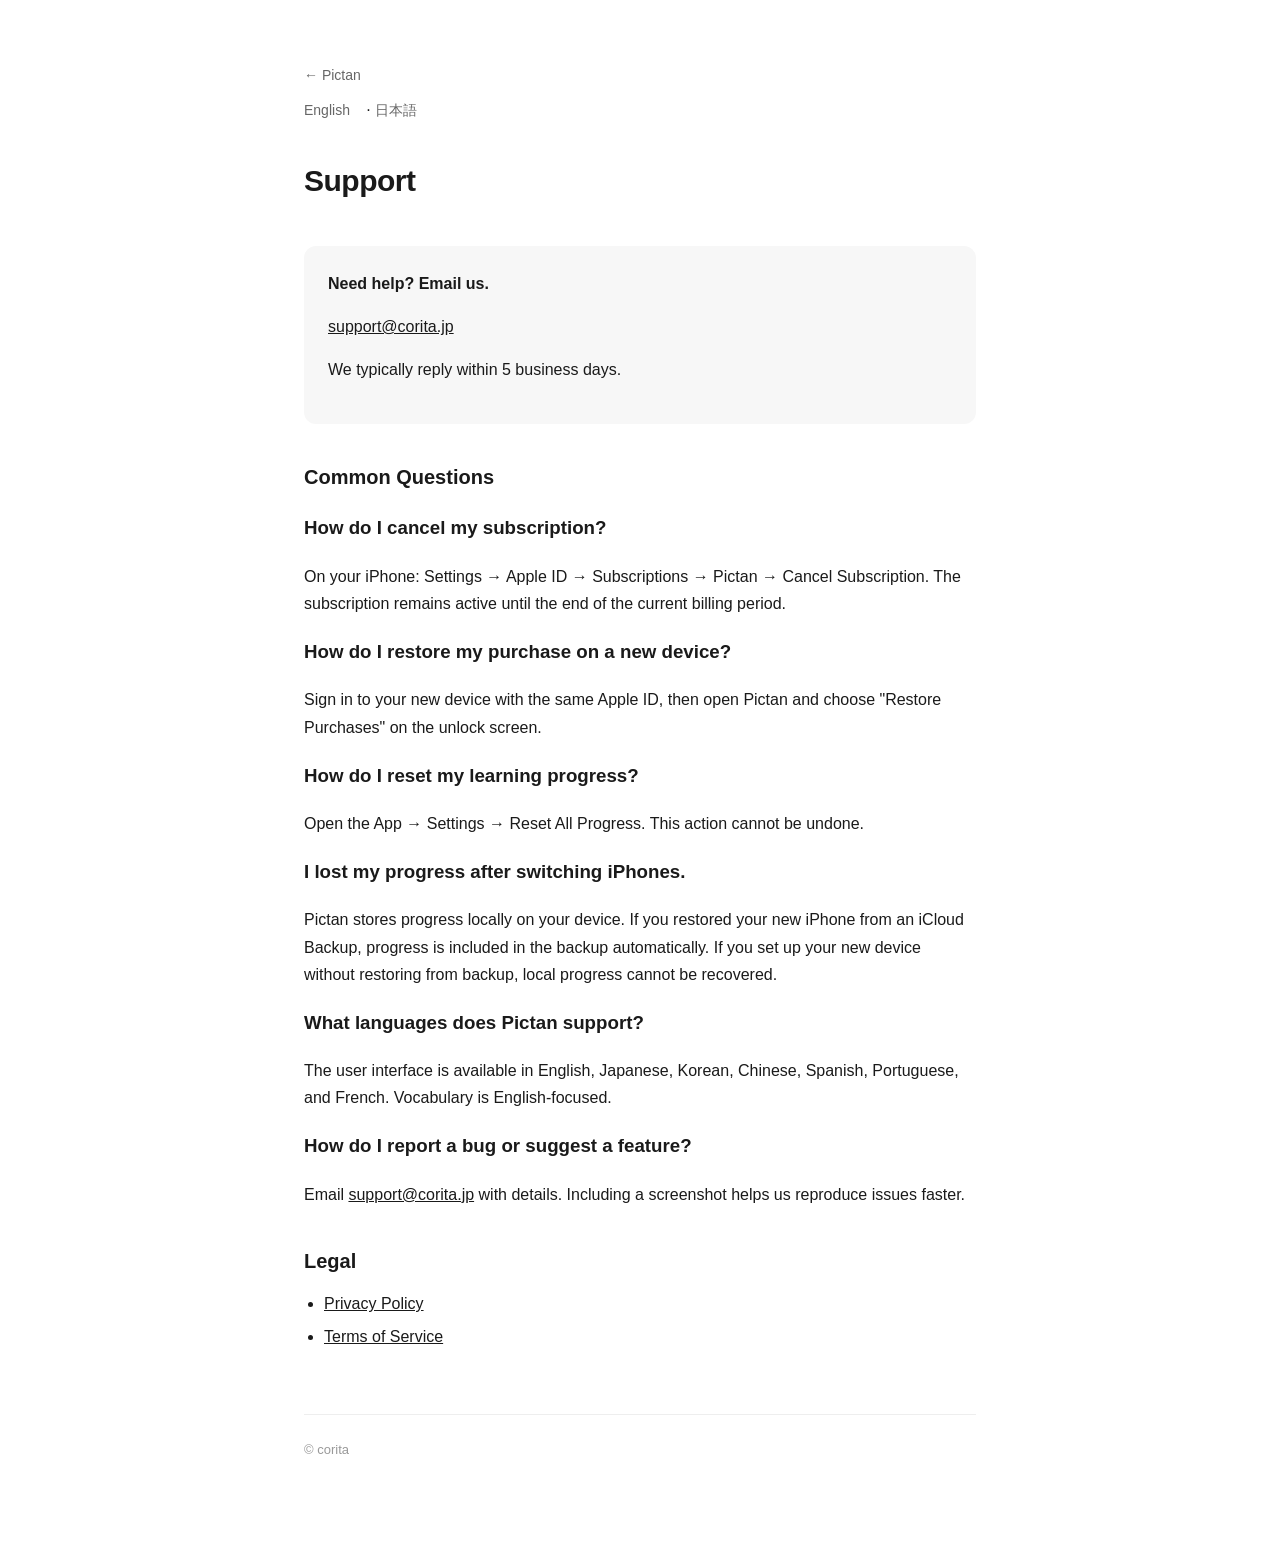
<file: pictan/support.html>
<!DOCTYPE html>
<html lang="en">
<head>
<meta charset="UTF-8">
<meta name="viewport" content="width=device-width, initial-scale=1">
<link rel="icon" type="image/png" href="/favicon.png">
<link rel="apple-touch-icon" href="/apple-touch-icon.png">
<title>Support — Pictan</title>
<style>
  :root { color-scheme: light; }
  * { box-sizing: border-box; }
  body {
    font-family: -apple-system, BlinkMacSystemFont, "Segoe UI", "Hiragino Sans", "Hiragino Kaku Gothic ProN", Meiryo, sans-serif;
    margin: 0;
    color: #1a1a1a;
    background: #fff;
    line-height: 1.7;
  }
  .wrap { max-width: 720px; margin: 0 auto; padding: 64px 24px 96px; }
  .brand { color: #666; font-size: 14px; margin: 0 0 8px; }
  .brand a { color: #666; text-decoration: none; }
  .lang { margin: 0 0 32px; }
  .lang a { color: #666; text-decoration: none; margin-right: 12px; font-size: 14px; }
  h1 { font-size: 30px; margin: 0 0 40px; letter-spacing: -0.5px; }
  h2 { font-size: 20px; margin-top: 36px; margin-bottom: 12px; }
  p { margin: 0 0 16px; }
  ul { padding-left: 20px; margin: 0 0 16px; }
  li { margin-bottom: 6px; }
  a { color: #1a1a1a; }
  .contact { background: #f7f7f7; border-radius: 12px; padding: 24px; margin: 24px 0; }
  footer { color: #999; font-size: 13px; margin-top: 64px; border-top: 1px solid #eee; padding-top: 24px; }
</style>

  <!-- PostHog Web Analytics -->
  <script>
    !function(t,e){var o,n,p,r;e.__SV||(window.posthog && window.posthog.__loaded)||(window.posthog=e,e._i=[],e.init=function(i,s,a){function g(t,e){var o=e.split(".");2==o.length&&(t=t[o[0]],e=o[1]),t[e]=function(){t.push([e].concat(Array.prototype.slice.call(arguments,0)))}}(p=t.createElement("script")).type="text/javascript",p.crossOrigin="anonymous",p.async=!0,p.src=s.api_host.replace(".i.posthog.com","-assets.i.posthog.com")+"/static/array.js",(r=t.getElementsByTagName("script")[0]).parentNode.insertBefore(p,r);var u=e;for(void 0!==a?u=e[a]=[]:a="posthog",u.people=u.people||[],u.toString=function(t){var e="posthog";return"posthog"!==a&&(e+="."+a),t||(e+=" (stub)"),e},u.people.toString=function(){return u.toString(1)+".people (stub)"},o="Mi Ri init Vi Gi Rr Wi Ji Bi capture calculateEventProperties tn register register_once register_for_session unregister unregister_for_session an getFeatureFlag getFeatureFlagPayload getFeatureFlagResult isFeatureEnabled reloadFeatureFlags updateFlags updateEarlyAccessFeatureEnrollment getEarlyAccessFeatures on onFeatureFlags onSurveysLoaded onSessionId getSurveys getActiveMatchingSurveys renderSurvey displaySurvey cancelPendingSurvey canRenderSurvey canRenderSurveyAsync un identify setPersonProperties group resetGroups setPersonPropertiesForFlags resetPersonPropertiesForFlags setGroupPropertiesForFlags resetGroupPropertiesForFlags reset setIdentity clearIdentity get_distinct_id getGroups get_session_id get_session_replay_url alias set_config startSessionRecording stopSessionRecording sessionRecordingStarted captureException addExceptionStep captureLog startExceptionAutocapture stopExceptionAutocapture loadToolbar get_property getSessionProperty nn Xi createPersonProfile setInternalOrTestUser sn Hi cn opt_in_capturing opt_out_capturing has_opted_in_capturing has_opted_out_capturing get_explicit_consent_status is_capturing clear_opt_in_out_capturing Ki debug Lr rn getPageViewId captureTraceFeedback captureTraceMetric Di".split(" "),n=0;n<o.length;n++)g(u,o[n]);e._i.push([i,s,a])},e.__SV=1)}(document,window.posthog||[]);
    posthog.init('phc_rWcrSJkdcYnk5cGF9qBrARbBvBnhsoNQjpHH9aCFtLf6', {
      api_host: 'https://p.corita.jp',
      ui_host: 'https://us.posthog.com',
      defaults: '2026-01-30',
      person_profiles: 'identified_only',
    });
    // CTA クリック追跡 (App Store ボタン) — 広告→LP→App Storeクリック ファネル用
    document.addEventListener('DOMContentLoaded', function() {
      document.querySelectorAll('[data-app-store-link]').forEach(function(el) {
        el.addEventListener('click', function() {
          if (typeof posthog !== 'undefined') {
            posthog.capture('cta_app_store_clicked', {
              location: window.location.pathname,
              href: el.href || el.getAttribute('href'),
              language: document.documentElement.lang || 'unknown'
            });
          }
        });
      });
    });
  </script>
</head>
<body>
<div class="wrap">
  <p class="brand"><a href="/">← Pictan</a></p>
  <div class="lang"><a href="/support">English</a> · <a href="/support-ja">日本語</a></div>

  <h1>Support</h1>

  <div class="contact">
    <p><strong>Need help? Email us.</strong></p>
    <p><a href="mailto:support@corita.jp">support@corita.jp</a></p>
    <p>We typically reply within 5 business days.</p>
  </div>

  <h2>Common Questions</h2>

  <h3>How do I cancel my subscription?</h3>
  <p>On your iPhone: Settings → Apple ID → Subscriptions → Pictan → Cancel Subscription. The subscription remains active until the end of the current billing period.</p>

  <h3>How do I restore my purchase on a new device?</h3>
  <p>Sign in to your new device with the same Apple ID, then open Pictan and choose "Restore Purchases" on the unlock screen.</p>

  <h3>How do I reset my learning progress?</h3>
  <p>Open the App → Settings → Reset All Progress. This action cannot be undone.</p>

  <h3>I lost my progress after switching iPhones.</h3>
  <p>Pictan stores progress locally on your device. If you restored your new iPhone from an iCloud Backup, progress is included in the backup automatically. If you set up your new device without restoring from backup, local progress cannot be recovered.</p>

  <h3>What languages does Pictan support?</h3>
  <p>The user interface is available in English, Japanese, Korean, Chinese, Spanish, Portuguese, and French. Vocabulary is English-focused.</p>

  <h3>How do I report a bug or suggest a feature?</h3>
  <p>Email <a href="mailto:support@corita.jp">support@corita.jp</a> with details. Including a screenshot helps us reproduce issues faster.</p>

  <h2>Legal</h2>
  <ul>
    <li><a href="/privacy">Privacy Policy</a></li>
    <li><a href="/terms">Terms of Service</a></li>
  </ul>

  <footer>© corita</footer>
</div>
</body>
</html>
</file>
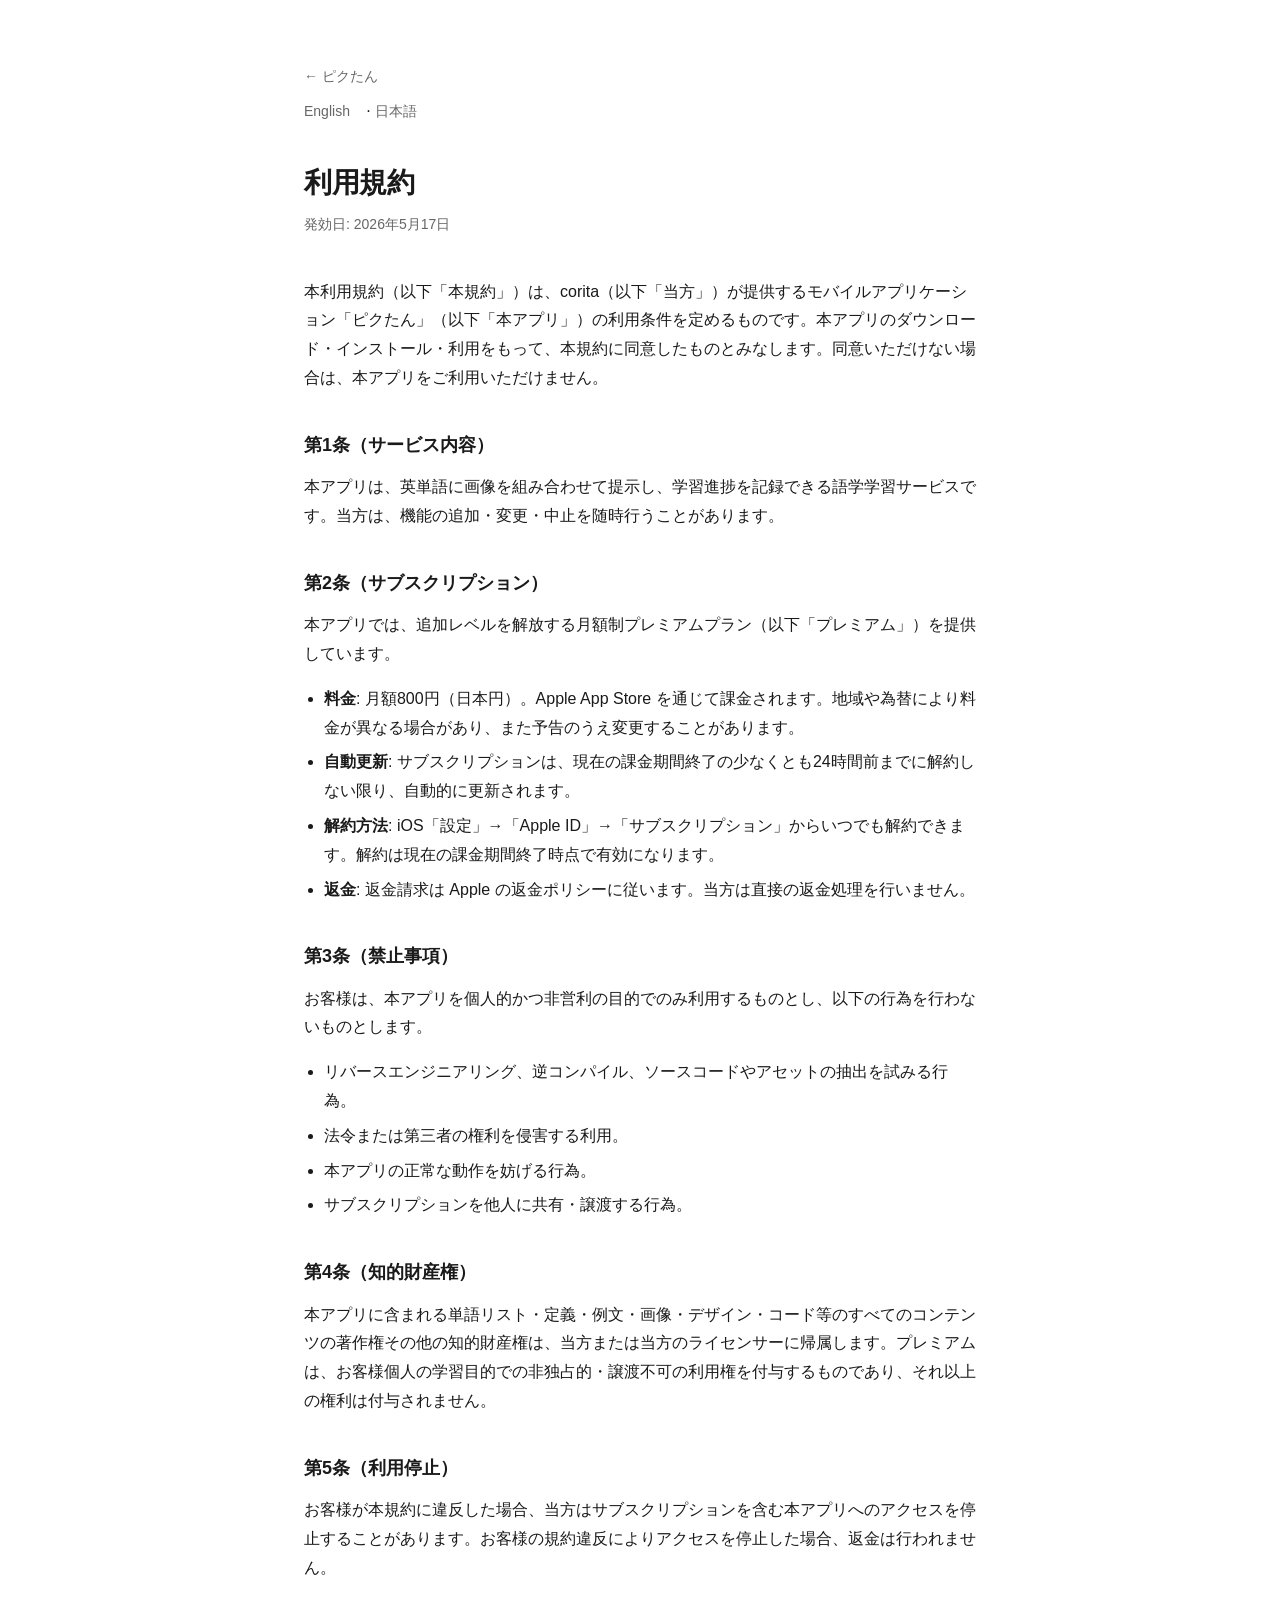
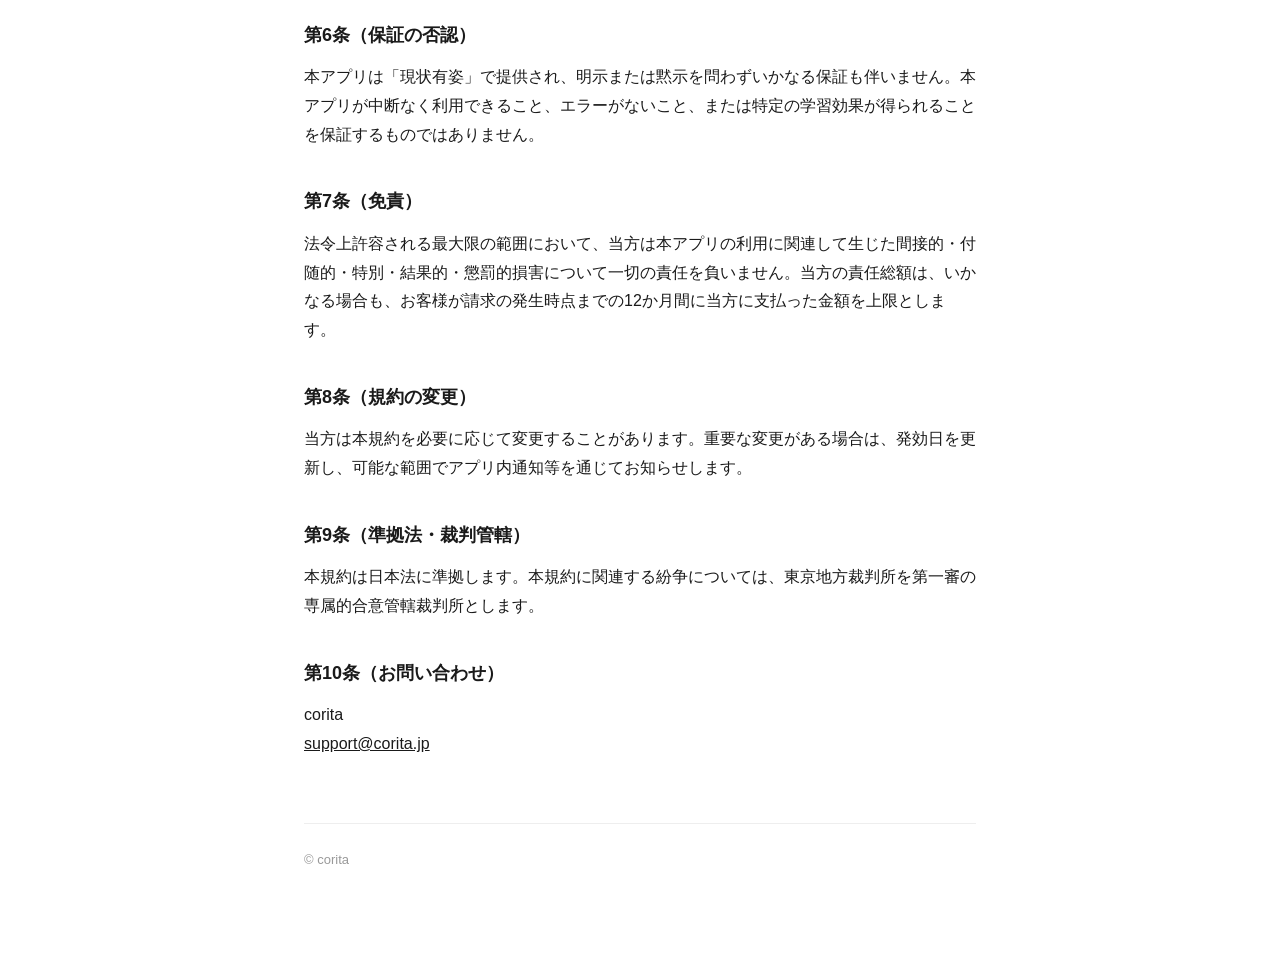
<file: pictan/terms-ja.html>
<!DOCTYPE html>
<html lang="ja">
<head>
<meta charset="UTF-8">
<meta name="viewport" content="width=device-width, initial-scale=1">
<link rel="icon" type="image/png" href="/favicon.png">
<link rel="apple-touch-icon" href="/apple-touch-icon.png">
<title>利用規約 — ピクたん</title>
<style>
  :root { color-scheme: light; }
  * { box-sizing: border-box; }
  body {
    font-family: -apple-system, BlinkMacSystemFont, "Segoe UI", "Hiragino Sans", "Hiragino Kaku Gothic ProN", Meiryo, sans-serif;
    margin: 0;
    color: #1a1a1a;
    background: #fff;
    line-height: 1.8;
  }
  .wrap { max-width: 720px; margin: 0 auto; padding: 64px 24px 96px; }
  .brand { color: #666; font-size: 14px; margin: 0 0 8px; }
  .brand a { color: #666; text-decoration: none; }
  .lang { margin: 0 0 32px; }
  .lang a { color: #666; text-decoration: none; margin-right: 12px; font-size: 14px; }
  h1 { font-size: 28px; margin: 0 0 4px; letter-spacing: -0.5px; }
  .effective { color: #666; font-size: 14px; margin: 0 0 40px; }
  h2 { font-size: 18px; margin-top: 36px; margin-bottom: 12px; }
  p { margin: 0 0 16px; }
  ul { padding-left: 20px; margin: 0 0 16px; }
  li { margin-bottom: 6px; }
  a { color: #1a1a1a; }
  footer { color: #999; font-size: 13px; margin-top: 64px; border-top: 1px solid #eee; padding-top: 24px; }
</style>

  <!-- PostHog Web Analytics -->
  <script>
    !function(t,e){var o,n,p,r;e.__SV||(window.posthog && window.posthog.__loaded)||(window.posthog=e,e._i=[],e.init=function(i,s,a){function g(t,e){var o=e.split(".");2==o.length&&(t=t[o[0]],e=o[1]),t[e]=function(){t.push([e].concat(Array.prototype.slice.call(arguments,0)))}}(p=t.createElement("script")).type="text/javascript",p.crossOrigin="anonymous",p.async=!0,p.src=s.api_host.replace(".i.posthog.com","-assets.i.posthog.com")+"/static/array.js",(r=t.getElementsByTagName("script")[0]).parentNode.insertBefore(p,r);var u=e;for(void 0!==a?u=e[a]=[]:a="posthog",u.people=u.people||[],u.toString=function(t){var e="posthog";return"posthog"!==a&&(e+="."+a),t||(e+=" (stub)"),e},u.people.toString=function(){return u.toString(1)+".people (stub)"},o="Mi Ri init Vi Gi Rr Wi Ji Bi capture calculateEventProperties tn register register_once register_for_session unregister unregister_for_session an getFeatureFlag getFeatureFlagPayload getFeatureFlagResult isFeatureEnabled reloadFeatureFlags updateFlags updateEarlyAccessFeatureEnrollment getEarlyAccessFeatures on onFeatureFlags onSurveysLoaded onSessionId getSurveys getActiveMatchingSurveys renderSurvey displaySurvey cancelPendingSurvey canRenderSurvey canRenderSurveyAsync un identify setPersonProperties group resetGroups setPersonPropertiesForFlags resetPersonPropertiesForFlags setGroupPropertiesForFlags resetGroupPropertiesForFlags reset setIdentity clearIdentity get_distinct_id getGroups get_session_id get_session_replay_url alias set_config startSessionRecording stopSessionRecording sessionRecordingStarted captureException addExceptionStep captureLog startExceptionAutocapture stopExceptionAutocapture loadToolbar get_property getSessionProperty nn Xi createPersonProfile setInternalOrTestUser sn Hi cn opt_in_capturing opt_out_capturing has_opted_in_capturing has_opted_out_capturing get_explicit_consent_status is_capturing clear_opt_in_out_capturing Ki debug Lr rn getPageViewId captureTraceFeedback captureTraceMetric Di".split(" "),n=0;n<o.length;n++)g(u,o[n]);e._i.push([i,s,a])},e.__SV=1)}(document,window.posthog||[]);
    posthog.init('phc_rWcrSJkdcYnk5cGF9qBrARbBvBnhsoNQjpHH9aCFtLf6', {
      api_host: 'https://p.corita.jp',
      ui_host: 'https://us.posthog.com',
      defaults: '2026-01-30',
      person_profiles: 'identified_only',
    });
    // CTA クリック追跡 (App Store ボタン) — 広告→LP→App Storeクリック ファネル用
    document.addEventListener('DOMContentLoaded', function() {
      document.querySelectorAll('[data-app-store-link]').forEach(function(el) {
        el.addEventListener('click', function() {
          if (typeof posthog !== 'undefined') {
            posthog.capture('cta_app_store_clicked', {
              location: window.location.pathname,
              href: el.href || el.getAttribute('href'),
              language: document.documentElement.lang || 'unknown'
            });
          }
        });
      });
    });
  </script>
</head>
<body>
<div class="wrap">
  <p class="brand"><a href="/ja">← ピクたん</a></p>
  <div class="lang"><a href="/terms">English</a> · <a href="/terms-ja">日本語</a></div>

  <h1>利用規約</h1>
  <p class="effective">発効日: 2026年5月17日</p>

  <p>本利用規約（以下「本規約」）は、corita（以下「当方」）が提供するモバイルアプリケーション「ピクたん」（以下「本アプリ」）の利用条件を定めるものです。本アプリのダウンロード・インストール・利用をもって、本規約に同意したものとみなします。同意いただけない場合は、本アプリをご利用いただけません。</p>

  <h2>第1条（サービス内容）</h2>
  <p>本アプリは、英単語に画像を組み合わせて提示し、学習進捗を記録できる語学学習サービスです。当方は、機能の追加・変更・中止を随時行うことがあります。</p>

  <h2>第2条（サブスクリプション）</h2>
  <p>本アプリでは、追加レベルを解放する月額制プレミアムプラン（以下「プレミアム」）を提供しています。</p>
  <ul>
    <li><strong>料金</strong>: 月額800円（日本円）。Apple App Store を通じて課金されます。地域や為替により料金が異なる場合があり、また予告のうえ変更することがあります。</li>
    <li><strong>自動更新</strong>: サブスクリプションは、現在の課金期間終了の少なくとも24時間前までに解約しない限り、自動的に更新されます。</li>
    <li><strong>解約方法</strong>: iOS「設定」→「Apple ID」→「サブスクリプション」からいつでも解約できます。解約は現在の課金期間終了時点で有効になります。</li>
    <li><strong>返金</strong>: 返金請求は Apple の返金ポリシーに従います。当方は直接の返金処理を行いません。</li>
  </ul>

  <h2>第3条（禁止事項）</h2>
  <p>お客様は、本アプリを個人的かつ非営利の目的でのみ利用するものとし、以下の行為を行わないものとします。</p>
  <ul>
    <li>リバースエンジニアリング、逆コンパイル、ソースコードやアセットの抽出を試みる行為。</li>
    <li>法令または第三者の権利を侵害する利用。</li>
    <li>本アプリの正常な動作を妨げる行為。</li>
    <li>サブスクリプションを他人に共有・譲渡する行為。</li>
  </ul>

  <h2>第4条（知的財産権）</h2>
  <p>本アプリに含まれる単語リスト・定義・例文・画像・デザイン・コード等のすべてのコンテンツの著作権その他の知的財産権は、当方または当方のライセンサーに帰属します。プレミアムは、お客様個人の学習目的での非独占的・譲渡不可の利用権を付与するものであり、それ以上の権利は付与されません。</p>

  <h2>第5条（利用停止）</h2>
  <p>お客様が本規約に違反した場合、当方はサブスクリプションを含む本アプリへのアクセスを停止することがあります。お客様の規約違反によりアクセスを停止した場合、返金は行われません。</p>

  <h2>第6条（保証の否認）</h2>
  <p>本アプリは「現状有姿」で提供され、明示または黙示を問わずいかなる保証も伴いません。本アプリが中断なく利用できること、エラーがないこと、または特定の学習効果が得られることを保証するものではありません。</p>

  <h2>第7条（免責）</h2>
  <p>法令上許容される最大限の範囲において、当方は本アプリの利用に関連して生じた間接的・付随的・特別・結果的・懲罰的損害について一切の責任を負いません。当方の責任総額は、いかなる場合も、お客様が請求の発生時点までの12か月間に当方に支払った金額を上限とします。</p>

  <h2>第8条（規約の変更）</h2>
  <p>当方は本規約を必要に応じて変更することがあります。重要な変更がある場合は、発効日を更新し、可能な範囲でアプリ内通知等を通じてお知らせします。</p>

  <h2>第9条（準拠法・裁判管轄）</h2>
  <p>本規約は日本法に準拠します。本規約に関連する紛争については、東京地方裁判所を第一審の専属的合意管轄裁判所とします。</p>

  <h2>第10条（お問い合わせ）</h2>
  <p>corita<br><a href="mailto:support@corita.jp">support@corita.jp</a></p>

  <footer>© corita</footer>
</div>
</body>
</html>
</file>
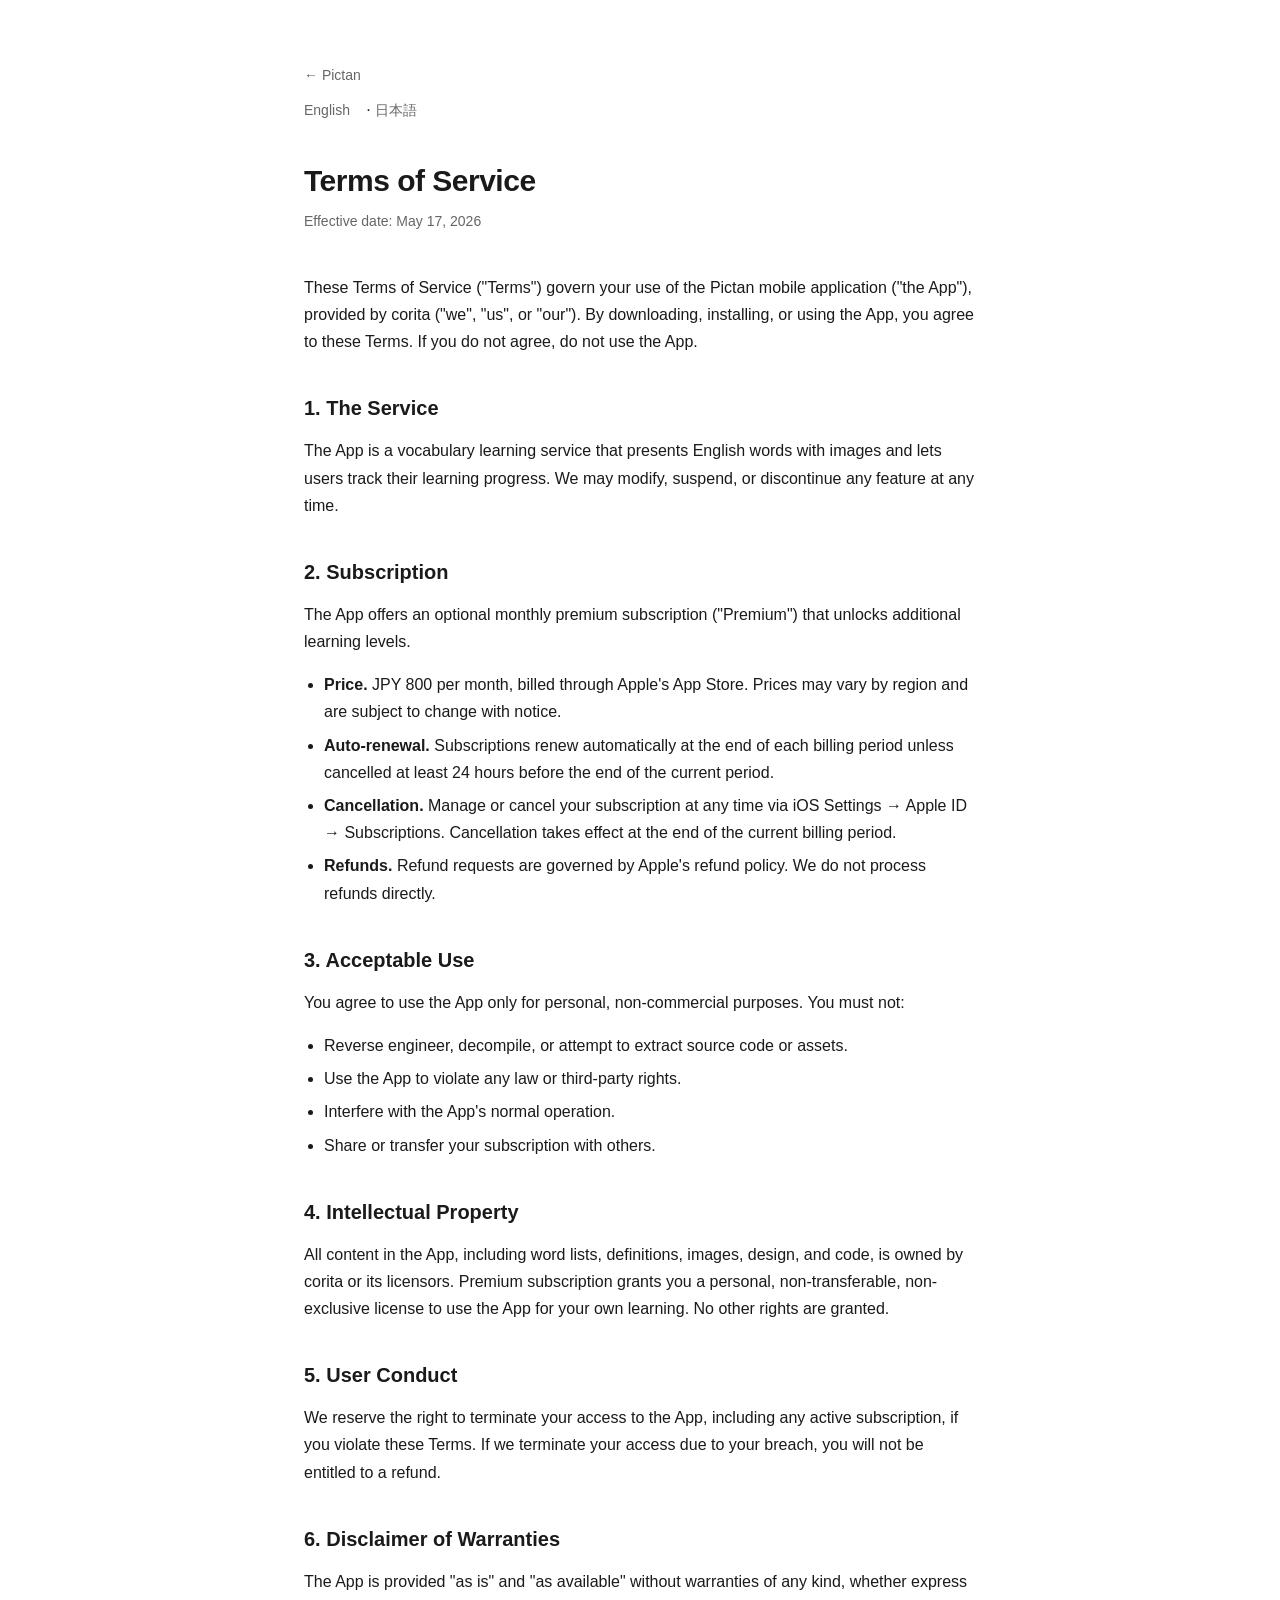
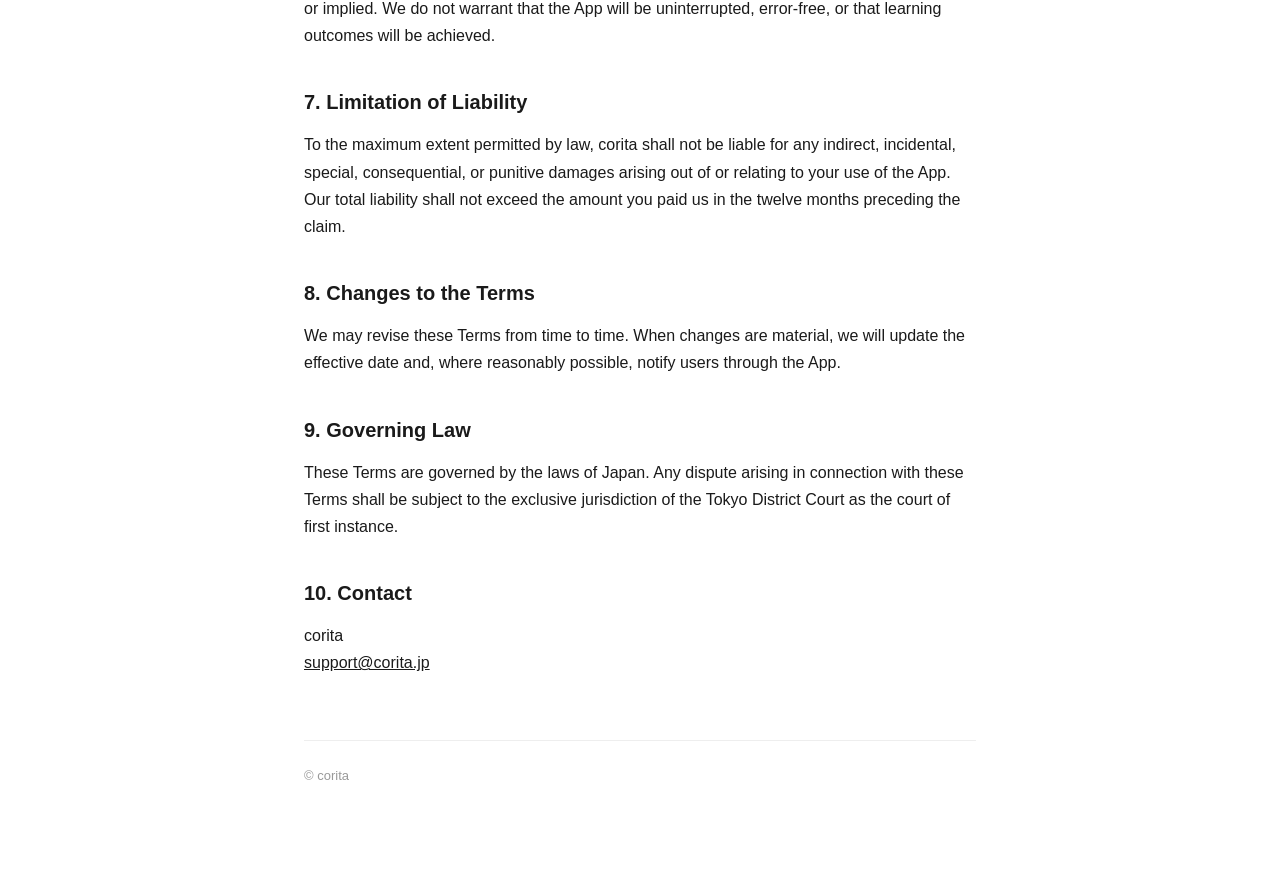
<file: pictan/terms.html>
<!DOCTYPE html>
<html lang="en">
<head>
<meta charset="UTF-8">
<meta name="viewport" content="width=device-width, initial-scale=1">
<link rel="icon" type="image/png" href="/favicon.png">
<link rel="apple-touch-icon" href="/apple-touch-icon.png">
<title>Terms of Service — Pictan</title>
<style>
  :root { color-scheme: light; }
  * { box-sizing: border-box; }
  body {
    font-family: -apple-system, BlinkMacSystemFont, "Segoe UI", "Hiragino Sans", "Hiragino Kaku Gothic ProN", Meiryo, sans-serif;
    margin: 0;
    color: #1a1a1a;
    background: #fff;
    line-height: 1.7;
  }
  .wrap { max-width: 720px; margin: 0 auto; padding: 64px 24px 96px; }
  .brand { color: #666; font-size: 14px; margin: 0 0 8px; }
  .brand a { color: #666; text-decoration: none; }
  .lang { margin: 0 0 32px; }
  .lang a { color: #666; text-decoration: none; margin-right: 12px; font-size: 14px; }
  h1 { font-size: 30px; margin: 0 0 4px; letter-spacing: -0.5px; }
  .effective { color: #666; font-size: 14px; margin: 0 0 40px; }
  h2 { font-size: 20px; margin-top: 36px; margin-bottom: 12px; }
  p { margin: 0 0 16px; }
  ul { padding-left: 20px; margin: 0 0 16px; }
  li { margin-bottom: 6px; }
  a { color: #1a1a1a; }
  footer { color: #999; font-size: 13px; margin-top: 64px; border-top: 1px solid #eee; padding-top: 24px; }
</style>

  <!-- PostHog Web Analytics -->
  <script>
    !function(t,e){var o,n,p,r;e.__SV||(window.posthog && window.posthog.__loaded)||(window.posthog=e,e._i=[],e.init=function(i,s,a){function g(t,e){var o=e.split(".");2==o.length&&(t=t[o[0]],e=o[1]),t[e]=function(){t.push([e].concat(Array.prototype.slice.call(arguments,0)))}}(p=t.createElement("script")).type="text/javascript",p.crossOrigin="anonymous",p.async=!0,p.src=s.api_host.replace(".i.posthog.com","-assets.i.posthog.com")+"/static/array.js",(r=t.getElementsByTagName("script")[0]).parentNode.insertBefore(p,r);var u=e;for(void 0!==a?u=e[a]=[]:a="posthog",u.people=u.people||[],u.toString=function(t){var e="posthog";return"posthog"!==a&&(e+="."+a),t||(e+=" (stub)"),e},u.people.toString=function(){return u.toString(1)+".people (stub)"},o="Mi Ri init Vi Gi Rr Wi Ji Bi capture calculateEventProperties tn register register_once register_for_session unregister unregister_for_session an getFeatureFlag getFeatureFlagPayload getFeatureFlagResult isFeatureEnabled reloadFeatureFlags updateFlags updateEarlyAccessFeatureEnrollment getEarlyAccessFeatures on onFeatureFlags onSurveysLoaded onSessionId getSurveys getActiveMatchingSurveys renderSurvey displaySurvey cancelPendingSurvey canRenderSurvey canRenderSurveyAsync un identify setPersonProperties group resetGroups setPersonPropertiesForFlags resetPersonPropertiesForFlags setGroupPropertiesForFlags resetGroupPropertiesForFlags reset setIdentity clearIdentity get_distinct_id getGroups get_session_id get_session_replay_url alias set_config startSessionRecording stopSessionRecording sessionRecordingStarted captureException addExceptionStep captureLog startExceptionAutocapture stopExceptionAutocapture loadToolbar get_property getSessionProperty nn Xi createPersonProfile setInternalOrTestUser sn Hi cn opt_in_capturing opt_out_capturing has_opted_in_capturing has_opted_out_capturing get_explicit_consent_status is_capturing clear_opt_in_out_capturing Ki debug Lr rn getPageViewId captureTraceFeedback captureTraceMetric Di".split(" "),n=0;n<o.length;n++)g(u,o[n]);e._i.push([i,s,a])},e.__SV=1)}(document,window.posthog||[]);
    posthog.init('phc_rWcrSJkdcYnk5cGF9qBrARbBvBnhsoNQjpHH9aCFtLf6', {
      api_host: 'https://p.corita.jp',
      ui_host: 'https://us.posthog.com',
      defaults: '2026-01-30',
      person_profiles: 'identified_only',
    });
    // CTA クリック追跡 (App Store ボタン) — 広告→LP→App Storeクリック ファネル用
    document.addEventListener('DOMContentLoaded', function() {
      document.querySelectorAll('[data-app-store-link]').forEach(function(el) {
        el.addEventListener('click', function() {
          if (typeof posthog !== 'undefined') {
            posthog.capture('cta_app_store_clicked', {
              location: window.location.pathname,
              href: el.href || el.getAttribute('href'),
              language: document.documentElement.lang || 'unknown'
            });
          }
        });
      });
    });
  </script>
</head>
<body>
<div class="wrap">
  <p class="brand"><a href="/">← Pictan</a></p>
  <div class="lang"><a href="/terms">English</a> · <a href="/terms-ja">日本語</a></div>

  <h1>Terms of Service</h1>
  <p class="effective">Effective date: May 17, 2026</p>

  <p>These Terms of Service ("Terms") govern your use of the Pictan mobile application ("the App"), provided by corita ("we", "us", or "our"). By downloading, installing, or using the App, you agree to these Terms. If you do not agree, do not use the App.</p>

  <h2>1. The Service</h2>
  <p>The App is a vocabulary learning service that presents English words with images and lets users track their learning progress. We may modify, suspend, or discontinue any feature at any time.</p>

  <h2>2. Subscription</h2>
  <p>The App offers an optional monthly premium subscription ("Premium") that unlocks additional learning levels.</p>
  <ul>
    <li><strong>Price.</strong> JPY 800 per month, billed through Apple's App Store. Prices may vary by region and are subject to change with notice.</li>
    <li><strong>Auto-renewal.</strong> Subscriptions renew automatically at the end of each billing period unless cancelled at least 24 hours before the end of the current period.</li>
    <li><strong>Cancellation.</strong> Manage or cancel your subscription at any time via iOS Settings → Apple ID → Subscriptions. Cancellation takes effect at the end of the current billing period.</li>
    <li><strong>Refunds.</strong> Refund requests are governed by Apple's refund policy. We do not process refunds directly.</li>
  </ul>

  <h2>3. Acceptable Use</h2>
  <p>You agree to use the App only for personal, non-commercial purposes. You must not:</p>
  <ul>
    <li>Reverse engineer, decompile, or attempt to extract source code or assets.</li>
    <li>Use the App to violate any law or third-party rights.</li>
    <li>Interfere with the App's normal operation.</li>
    <li>Share or transfer your subscription with others.</li>
  </ul>

  <h2>4. Intellectual Property</h2>
  <p>All content in the App, including word lists, definitions, images, design, and code, is owned by corita or its licensors. Premium subscription grants you a personal, non-transferable, non-exclusive license to use the App for your own learning. No other rights are granted.</p>

  <h2>5. User Conduct</h2>
  <p>We reserve the right to terminate your access to the App, including any active subscription, if you violate these Terms. If we terminate your access due to your breach, you will not be entitled to a refund.</p>

  <h2>6. Disclaimer of Warranties</h2>
  <p>The App is provided "as is" and "as available" without warranties of any kind, whether express or implied. We do not warrant that the App will be uninterrupted, error-free, or that learning outcomes will be achieved.</p>

  <h2>7. Limitation of Liability</h2>
  <p>To the maximum extent permitted by law, corita shall not be liable for any indirect, incidental, special, consequential, or punitive damages arising out of or relating to your use of the App. Our total liability shall not exceed the amount you paid us in the twelve months preceding the claim.</p>

  <h2>8. Changes to the Terms</h2>
  <p>We may revise these Terms from time to time. When changes are material, we will update the effective date and, where reasonably possible, notify users through the App.</p>

  <h2>9. Governing Law</h2>
  <p>These Terms are governed by the laws of Japan. Any dispute arising in connection with these Terms shall be subject to the exclusive jurisdiction of the Tokyo District Court as the court of first instance.</p>

  <h2>10. Contact</h2>
  <p>corita<br><a href="mailto:support@corita.jp">support@corita.jp</a></p>

  <footer>© corita</footer>
</div>
</body>
</html>
</file>
<file: pictan/styles.css>
/* === pictan LP — design tokens (Anthropic-derived) === */
:root {
  /* Brand & accent */
  --primary: #cc785c;
  --primary-active: #a9583e;
  --primary-disabled: #e6dfd8;
  --accent-teal: #5db8a6;
  --accent-amber: #e8a55a;

  /* Surface */
  --canvas: #faf9f5;
  --surface-soft: #f5f0e8;
  --surface-card: #efe9de;
  --surface-cream-strong: #e8e0d2;
  --surface-dark: #181715;
  --surface-dark-elev: #252320;
  --surface-dark-soft: #1f1e1b;
  --hairline: #e6dfd8;
  --hairline-soft: #ebe6df;

  /* Text */
  --ink: #141413;
  --body-strong: #252523;
  --body: #3d3d3a;
  --muted: #6c6a64;
  --muted-soft: #8e8b82;
  --on-primary: #ffffff;
  --on-dark: #faf9f5;
  --on-dark-soft: #a09d96;

  /* Semantic */
  --success: #5db872;

  /* Radius */
  --r-xs: 4px;
  --r-sm: 6px;
  --r-md: 8px;
  --r-lg: 12px;
  --r-xl: 16px;
  --r-pill: 9999px;

  /* Type */
  --font-display: "Cormorant Garamond", "Noto Serif JP", "Hiragino Mincho ProN", "Yu Mincho", serif;
  --font-body: "Inter", "Noto Sans JP", "Hiragino Kaku Gothic ProN", "Yu Gothic", system-ui, -apple-system, sans-serif;
  --font-mono: "JetBrains Mono", ui-monospace, SFMono-Regular, monospace;
}

* { box-sizing: border-box; }
html, body { margin: 0; padding: 0; }
body {
  background: var(--canvas);
  color: var(--ink);
  font-family: var(--font-body);
  font-size: 16px;
  line-height: 1.55;
  -webkit-font-smoothing: antialiased;
  text-rendering: optimizeLegibility;
}

img { max-width: 100%; display: block; }
a { color: inherit; text-decoration: none; }
button { font: inherit; cursor: pointer; border: none; background: none; color: inherit; }

/* Layout */
.container {
  max-width: 1200px;
  margin: 0 auto;
  padding: 0 24px;
}
.section {
  padding: 96px 0;
}
.section--tight { padding: 64px 0; }

/* Type utilities */
.display-xl {
  font-family: var(--font-display);
  font-weight: 500;
  font-size: clamp(40px, 6vw, 64px);
  line-height: 1.05;
  letter-spacing: -0.02em;
  color: var(--ink);
  margin: 0;
}
.display-lg {
  font-family: var(--font-display);
  font-weight: 500;
  font-size: clamp(32px, 4.6vw, 48px);
  line-height: 1.1;
  letter-spacing: -0.02em;
  color: var(--ink);
  margin: 0;
}
.display-md {
  font-family: var(--font-display);
  font-weight: 500;
  font-size: clamp(26px, 3.4vw, 36px);
  line-height: 1.15;
  letter-spacing: -0.015em;
  color: var(--ink);
  margin: 0;
}
.display-sm {
  font-family: var(--font-display);
  font-weight: 500;
  font-size: clamp(22px, 2.6vw, 28px);
  line-height: 1.2;
  letter-spacing: -0.01em;
  color: var(--ink);
  margin: 0;
}
.title-md { font-weight: 600; font-size: 18px; line-height: 1.4; margin: 0; color: var(--ink); }
.title-sm { font-weight: 600; font-size: 16px; line-height: 1.4; margin: 0; color: var(--ink); }
.body-md { font-size: 16px; line-height: 1.65; color: var(--body); margin: 0; }
.body-sm { font-size: 14px; line-height: 1.6; color: var(--body); margin: 0; }
.muted { color: var(--muted); }
.caption-up {
  font-size: 12px; font-weight: 500; letter-spacing: 1.5px;
  text-transform: uppercase; color: var(--muted);
}

/* Buttons */
.btn {
  display: inline-flex; align-items: center; gap: 8px;
  padding: 12px 20px; height: 44px;
  border-radius: var(--r-md);
  font-weight: 500; font-size: 14px;
  transition: background 0.15s ease, transform 0.15s ease, color 0.15s ease;
  white-space: nowrap;
}
.btn--primary {
  background: var(--primary); color: var(--on-primary);
}
.btn--primary:hover { background: var(--primary-active); }
.btn--secondary {
  background: var(--canvas); color: var(--ink);
  border: 1px solid var(--hairline);
}
.btn--secondary:hover { background: var(--surface-card); }
.btn--on-dark {
  background: var(--canvas); color: var(--ink);
}
.btn--on-dark:hover { background: #fff; }
.btn--lg { height: 52px; padding: 14px 26px; font-size: 15px; }

/* Top nav */
.nav {
  position: sticky; top: 0; z-index: 50;
  height: 64px;
  background: rgba(250, 249, 245, 0.9);
  backdrop-filter: blur(10px);
  -webkit-backdrop-filter: blur(10px);
  border-bottom: 1px solid var(--hairline-soft);
}
.nav__inner {
  height: 100%;
  display: flex; align-items: center; justify-content: space-between;
}
.nav__brand {
  display: flex; align-items: center; gap: 8px;
  font-family: var(--font-display);
  font-weight: 500; font-size: 22px;
  letter-spacing: -0.01em;
}
.nav__links {
  display: flex; gap: 28px;
  font-size: 14px; font-weight: 500;
  color: var(--body);
}
.nav__links a:hover { color: var(--ink); }
@media (max-width: 768px) {
  .nav__links { display: none; }
}

/* Language switch */
.nav__lang {
  display: inline-flex; align-items: center;
  gap: 6px;
  margin-right: 16px;
  font-size: 13px; font-weight: 500;
  color: var(--muted);
}
.nav__lang-btn {
  padding: 4px 8px;
  border-radius: var(--r-sm);
  color: var(--muted);
  transition: color 0.15s ease, background 0.15s ease;
}
.nav__lang-btn:hover { color: var(--ink); }
.nav__lang-btn--active {
  color: var(--ink);
  background: var(--surface-card);
}
.nav__lang-sep {
  color: var(--hairline);
  user-select: none;
}
@media (max-width: 480px) {
  .nav__lang { margin-right: 8px; font-size: 12px; }
  .nav__lang-btn { padding: 4px 6px; }
}

/* Hero */
.hero {
  padding: 80px 0 96px;
}
.hero__grid {
  display: grid;
  grid-template-columns: 1.05fr 0.95fr;
  gap: 64px;
  align-items: center;
}
@media (max-width: 900px) {
  .hero__grid { grid-template-columns: 1fr; gap: 48px; }
}
.hero__eyebrow {
  display: inline-flex; align-items: center; gap: 8px;
  padding: 6px 12px;
  border-radius: var(--r-pill);
  background: var(--surface-card);
  font-size: 13px; font-weight: 500;
  color: var(--body-strong);
  margin-bottom: 24px;
}
.hero__eyebrow-dot {
  width: 6px; height: 6px; border-radius: 50%;
  background: var(--primary);
}
.hero__sub {
  margin-top: 24px;
  font-size: 18px; line-height: 1.65;
  color: var(--body);
  max-width: 540px;
}
.hero__cta-row {
  margin-top: 36px;
  display: flex; gap: 12px; align-items: center; flex-wrap: wrap;
}
.hero__cta-note {
  margin-top: 16px;
  font-size: 13px; color: var(--muted);
}

/* iPhone frame */
.phone {
  position: relative;
  width: 320px;
  margin: 0 auto;
  aspect-ratio: 320 / 660;
  background: #0a0a0a;
  border-radius: 48px;
  padding: 12px;
  box-shadow:
    0 0 0 2px #2a2a2a,
    0 30px 60px -20px rgba(20, 20, 19, 0.25),
    0 10px 30px -15px rgba(20, 20, 19, 0.15);
}
.phone__screen {
  width: 100%; height: 100%;
  border-radius: 36px;
  overflow: hidden;
  background: #faf9f5;
  position: relative;
}
.phone__screen img {
  width: 100%; height: 100%;
  object-fit: cover;
  object-position: top;
}
.phone--lg { width: 360px; }
.phone--sm { width: 260px; }

/* Hero decorative dots */
.hero__phone-wrap {
  position: relative;
}
.hero__dots {
  position: absolute;
  width: 80px; height: 80px;
  opacity: 0.5;
}
.hero__dots--tr { top: 20px; right: -10px; }
.hero__dots--bl { bottom: 60px; left: -10px; }

/* Pain section */
.pain {
  background: var(--surface-soft);
}
.pain__grid {
  display: grid;
  grid-template-columns: repeat(4, 1fr);
  gap: 20px;
  margin-top: 56px;
}
@media (max-width: 900px) {
  .pain__grid { grid-template-columns: repeat(2, 1fr); }
}
@media (max-width: 560px) {
  .pain__grid { grid-template-columns: 1fr; }
}
.pain-card {
  background: var(--canvas);
  border-radius: var(--r-lg);
  padding: 28px 24px;
  border: 1px solid var(--hairline);
  display: flex; flex-direction: column;
  gap: 12px;
  min-height: 200px;
}
.pain-card__icon {
  width: 36px; height: 36px;
  display: flex; align-items: center; justify-content: center;
  color: var(--primary);
}
.pain-card__title {
  font-weight: 600; font-size: 16px; line-height: 1.4;
  color: var(--ink);
}
.pain-card__body {
  font-size: 14px; line-height: 1.6;
  color: var(--muted);
}

/* Structural — 3 reasons */
.struct__intro {
  max-width: 720px;
  margin-top: 24px;
}
.struct__list {
  margin-top: 56px;
  display: flex; flex-direction: column;
  gap: 0;
  border-top: 1px solid var(--hairline);
}
.struct-row {
  display: grid;
  grid-template-columns: 80px 1fr 1fr;
  gap: 32px;
  padding: 32px 0;
  border-bottom: 1px solid var(--hairline);
  align-items: start;
}
@media (max-width: 720px) {
  .struct-row { grid-template-columns: 1fr; gap: 12px; }
}
.struct-row__num {
  font-family: var(--font-display);
  font-size: 36px; font-weight: 500;
  color: var(--primary);
  line-height: 1;
}
.struct-row__title {
  font-weight: 600; font-size: 18px; line-height: 1.4;
  color: var(--ink);
}
.struct-row__body {
  font-size: 15px; line-height: 1.65;
  color: var(--body);
}

/* 3 pillars */
.pillars {
  background: var(--surface-card);
}
.pillars__grid {
  display: grid;
  grid-template-columns: repeat(3, 1fr);
  gap: 20px;
  margin-top: 56px;
}
@media (max-width: 900px) {
  .pillars__grid { grid-template-columns: 1fr; }
}
.pillar-card {
  background: var(--canvas);
  border-radius: var(--r-lg);
  padding: 36px 32px;
  display: flex; flex-direction: column;
  gap: 16px;
}
.pillar-card__index {
  font-family: var(--font-display);
  font-size: 20px; color: var(--primary);
  display: flex; align-items: baseline; gap: 12px;
}
.pillar-card__index-num {
  font-size: 14px; letter-spacing: 1.5px;
  text-transform: uppercase;
  color: var(--muted);
  font-family: var(--font-body);
  font-weight: 500;
}
.pillar-card__title {
  font-family: var(--font-display);
  font-size: 26px; font-weight: 500;
  line-height: 1.2; letter-spacing: -0.01em;
  color: var(--ink);
  margin: 0;
}
.pillar-card__body {
  font-size: 15px; line-height: 1.65;
  color: var(--body);
}
.pillar-card__viz {
  margin-top: 8px;
  background: var(--surface-card);
  border-radius: var(--r-md);
  padding: 16px;
  min-height: 100px;
  display: flex; align-items: center; justify-content: center;
}

.pillars__synergy {
  margin-top: 56px;
  background: var(--surface-dark);
  color: var(--on-dark);
  border-radius: var(--r-xl);
  padding: 56px 48px;
  display: grid;
  grid-template-columns: 1.2fr 1fr;
  gap: 48px;
  align-items: center;
}
@media (max-width: 900px) {
  .pillars__synergy { grid-template-columns: 1fr; padding: 40px 28px; gap: 32px; }
}
.synergy__title {
  font-family: var(--font-display);
  font-size: clamp(28px, 3.4vw, 36px);
  font-weight: 500; line-height: 1.15;
  letter-spacing: -0.015em;
  color: var(--on-dark);
  margin: 0;
}
.synergy__lead {
  margin-top: 16px;
  font-size: 16px; line-height: 1.7;
  color: var(--on-dark-soft);
}
.synergy__triangle {
  position: relative;
  aspect-ratio: 1;
  max-width: 320px;
  margin: 0 auto;
}
.synergy__triangle svg { width: 100%; height: 100%; }

/* Demo (interactive flashcard) */
.demo {
  background: var(--canvas);
}
.demo__pair {
  margin-top: 48px;
  display: grid;
  grid-template-columns: 1fr auto 1fr;
  gap: 32px;
  align-items: start;
  justify-items: center;
}
.demo__phase {
  margin: 0;
  display: flex;
  flex-direction: column;
  align-items: center;
  gap: 20px;
  max-width: 360px;
  width: 100%;
}
.demo__phase .phone__screen { background: #fff; }
.demo__phase .phone__screen img {
  object-fit: contain;
  object-position: center top;
  background: #fff;
}
.demo__phase-caption {
  display: flex; gap: 14px;
  padding: 16px 18px;
  border-radius: var(--r-md);
  border: 1px solid var(--hairline);
  background: var(--surface-card);
  width: 100%;
}
.demo__phase-num {
  width: 28px; height: 28px;
  border-radius: 50%;
  background: var(--primary); color: var(--on-primary);
  display: flex; align-items: center; justify-content: center;
  font-weight: 600; font-size: 13px;
  flex-shrink: 0;
}
.demo__phase-title { font-weight: 600; font-size: 15px; margin: 0 0 4px; }
.demo__phase-body { font-size: 13px; color: var(--muted); margin: 0; line-height: 1.55; }
.demo__phase-body em {
  font-style: normal;
  font-weight: 600;
  color: var(--ink);
}
.demo__arrow {
  align-self: center;
  margin-top: 220px; /* center on the phone, not the column */
  color: var(--muted);
  display: flex; align-items: center; justify-content: center;
}
@media (max-width: 900px) {
  .demo__pair {
    grid-template-columns: 1fr;
    gap: 36px;
  }
  .demo__arrow {
    margin-top: 0;
    transform: rotate(90deg);
  }
}

/* Levels */
.levels {
  background: var(--surface-soft);
}

/* Progress preview */
.levels__progress {
  margin-top: 48px;
  background: var(--canvas);
  border: 1px solid var(--hairline);
  border-radius: var(--r-lg);
  padding: 28px;
  display: grid;
  grid-template-columns: 1fr 1fr;
  gap: 32px;
  align-items: center;
}
@media (max-width: 720px) {
  .levels__progress { grid-template-columns: 1fr; }
}
.progress-header { display: flex; justify-content: space-between; align-items: baseline; margin-bottom: 14px; }
.progress-title { font-family: var(--font-display); font-size: 26px; }
.progress-count { font-size: 13px; color: var(--muted); }
.progress-bar { height: 8px; background: var(--surface-card); border-radius: 4px; overflow: hidden; display: flex; }
.progress-bar > div { height: 100%; }
.progress-status {
  display: grid; grid-template-columns: repeat(2, 1fr);
  gap: 14px 24px;
  margin-top: 18px;
}
.progress-status__item { display: flex; align-items: center; gap: 8px; font-size: 13px; }
.progress-status__dot { width: 8px; height: 8px; border-radius: 50%; }
.progress-status__item .muted { margin-left: auto; }
.progress-note {
  font-size: 15px; line-height: 1.7; color: var(--body);
}
.progress-note em {
  font-family: var(--font-display);
  font-size: 1.1em;
  font-style: normal;
}

/* Privacy */
.privacy {
  background: var(--surface-dark);
  color: var(--on-dark);
}
.privacy .display-lg { color: var(--on-dark); }
.privacy__lead {
  color: var(--on-dark-soft);
  margin-top: 16px;
  max-width: 620px;
  font-size: 16px; line-height: 1.7;
}
.privacy__grid {
  display: grid;
  grid-template-columns: repeat(2, 1fr);
  gap: 20px;
  margin-top: 48px;
}
@media (max-width: 720px) {
  .privacy__grid { grid-template-columns: 1fr; }
}
.privacy-card {
  background: var(--surface-dark-elev);
  border-radius: var(--r-lg);
  padding: 24px 24px;
}
.privacy-card__title {
  font-weight: 600; font-size: 15px;
  color: var(--on-dark);
  display: flex; align-items: center; gap: 10px;
  margin-bottom: 8px;
}
.privacy-card__check {
  width: 18px; height: 18px;
  border-radius: 50%;
  background: var(--accent-teal);
  display: flex; align-items: center; justify-content: center;
  color: var(--surface-dark);
  flex-shrink: 0;
}
.privacy-card__body { color: var(--on-dark-soft); font-size: 14px; line-height: 1.6; }

/* FAQ */
.faq {
  background: var(--canvas);
}
.faq__list {
  margin-top: 40px;
  border-top: 1px solid var(--hairline);
}
.faq-item {
  border-bottom: 1px solid var(--hairline);
}
.faq-item__q {
  width: 100%;
  display: flex; justify-content: space-between; align-items: center;
  padding: 24px 0;
  font-family: var(--font-body);
  font-size: 17px; font-weight: 500;
  color: var(--ink);
  text-align: left;
}
.faq-item__icon {
  width: 24px; height: 24px;
  display: flex; align-items: center; justify-content: center;
  color: var(--primary);
  transition: transform 0.2s ease;
  flex-shrink: 0;
  margin-left: 16px;
}
.faq-item--open .faq-item__icon { transform: rotate(45deg); }
.faq-item__a {
  max-height: 0;
  overflow: hidden;
  transition: max-height 0.3s ease, padding 0.3s ease;
  color: var(--body);
  font-size: 15px; line-height: 1.7;
  padding-right: 60px;
}
.faq-item--open .faq-item__a {
  max-height: 500px;
  padding-bottom: 24px;
}

/* Final CTA */
.final-cta {
  padding: 96px 0;
  background: var(--canvas);
}
.final-cta__card {
  background: var(--primary);
  color: var(--on-primary);
  border-radius: var(--r-xl);
  padding: 80px 48px;
  text-align: center;
}
@media (max-width: 720px) {
  .final-cta__card { padding: 56px 28px; }
}
.final-cta__title {
  font-family: var(--font-display);
  font-size: clamp(34px, 5vw, 52px);
  font-weight: 500; line-height: 1.1;
  letter-spacing: -0.02em;
  color: var(--on-primary);
  margin: 0 0 20px;
}
.final-cta__sub {
  font-size: 17px; line-height: 1.6;
  color: rgba(255,255,255,0.92);
  max-width: 540px;
  margin: 0 auto 36px;
}
.final-cta__note {
  margin-top: 18px;
  font-size: 13px;
  color: rgba(255,255,255,0.7);
}

/* Footer */
.footer {
  background: var(--surface-dark);
  color: var(--on-dark-soft);
  padding: 56px 0 40px;
}
.footer__top {
  display: flex; justify-content: space-between; align-items: flex-start;
  gap: 32px;
  flex-wrap: wrap;
}
.footer__brand {
  display: flex; align-items: center; gap: 8px;
  font-family: var(--font-display);
  font-size: 22px; color: var(--on-dark);
}
.footer__links {
  display: flex; gap: 28px;
  font-size: 14px;
  flex-wrap: wrap;
}
.footer__links a:hover { color: var(--on-dark); }
.footer__bottom {
  margin-top: 40px;
  padding-top: 24px;
  border-top: 1px solid #2c2a27;
  display: flex; justify-content: space-between; align-items: center;
  font-size: 13px; color: var(--muted-soft);
  flex-wrap: wrap; gap: 12px;
}

/* Section header */
.section-header {
  max-width: 780px;
}
.section-header__sub {
  margin-top: 18px;
  font-size: 17px; line-height: 1.65;
  color: var(--body);
}

/* Decorative dots pattern */
.dot-pattern {
  background-image: radial-gradient(var(--primary-disabled) 1px, transparent 1px);
  background-size: 12px 12px;
  opacity: 0.6;
}
</file>
